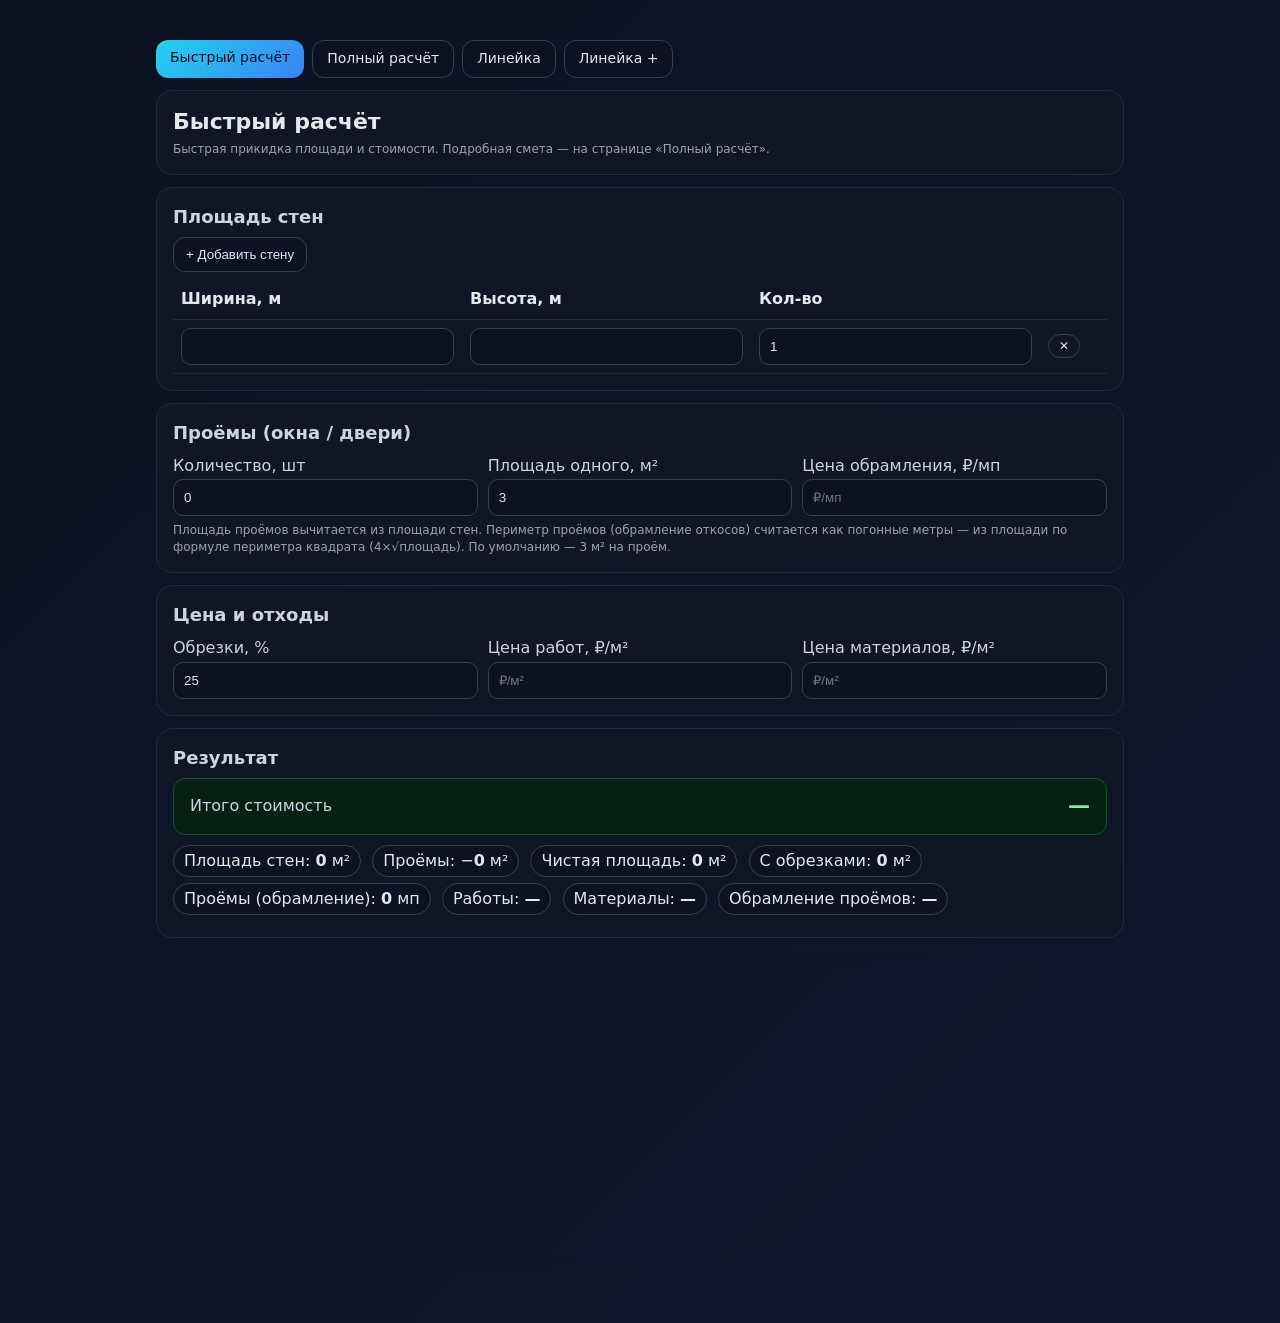
<file: index.html>
<!DOCTYPE html>
<html lang="ru">
<head>
  <meta charset="UTF-8" />
  <meta name="viewport" content="width=device-width, initial-scale=1" />
  <title>Паскаль</title>
  <link rel="stylesheet" href="styles.css">
</head>
<body>
  <div class="wrap">
    <nav class="nav">
      <a href="index.html" class="active">Быстрый расчёт</a>
      <a href="calculator.html">Полный расчёт</a>
      <a href="ruler-simple.html">Линейка</a>
      <a href="ruler.html">Линейка +</a>
    </nav>

    <div class="card">
      <h1 style="margin:0 0 4px 0;font-size:22px">Быстрый расчёт</h1>
      <div class="muted small">Быстрая прикидка площади и стоимости. Подробная смета — на странице «Полный расчёт».</div>
    </div>

    <div class="card">
      <h2 style="margin:0 0 4px 0;font-size:18px">Площадь стен</h2>
      <div class="actions"><button class="btn" id="addWall">+ Добавить стену</button></div>
      <div class="table-scroll">
      <table id="wallsTbl">
        <thead><tr><th>Ширина, м</th><th>Высота, м</th><th>Кол-во</th><th></th></tr></thead>
        <tbody></tbody>
      </table>
      </div>
    </div>

    <div class="card">
      <h2 style="margin:0 0 4px 0;font-size:18px">Проёмы (окна / двери)</h2>
      <div class="grid-3">
        <div><label>Количество, шт</label><input type="text" id="openingCount" inputmode="decimal" value="0"></div>
        <div><label>Площадь одного, м²</label><input type="text" id="openingArea" inputmode="decimal" value="3"></div>
        <div><label>Цена обрамления, ₽/мп</label><input type="text" id="openingPrice" inputmode="decimal" placeholder="₽/мп"></div>
      </div>
      <div class="muted small" style="margin-top:6px">Площадь проёмов вычитается из площади стен. Периметр проёмов (обрамление откосов) считается как погонные метры — из площади по формуле периметра квадрата (4×√площадь). По умолчанию — 3 м² на проём.</div>
    </div>

    <div class="card">
      <h2 style="margin:0 0 4px 0;font-size:18px">Цена и отходы</h2>
      <div class="grid-3">
        <div><label>Обрезки, %</label><input type="text" id="waste" inputmode="decimal" value="25"></div>
        <div><label>Цена работ, ₽/м²</label><input type="text" id="priceWork" inputmode="decimal" placeholder="₽/м²"></div>
        <div><label>Цена материалов, ₽/м²</label><input type="text" id="priceMaterials" inputmode="decimal" placeholder="₽/м²"></div>
      </div>
    </div>

    <div class="card">
      <h2 style="margin:0 0 8px 0;font-size:18px">Результат</h2>
      <div class="total-badge">Итого стоимость <b id="rTotal">—</b></div>
      <span class="pill">Площадь стен: <b id="rWalls">0</b> м²</span>
      <span class="pill">Проёмы: −<b id="rOpenings">0</b> м²</span>
      <span class="pill">Чистая площадь: <b id="rNet">0</b> м²</span>
      <span class="pill">С обрезками: <b id="rWithWaste">0</b> м²</span>
      <span class="pill">Проёмы (обрамление): <b id="rOpeningLm">0</b> мп</span>
      <span class="pill">Работы: <b id="rWork">—</b></span>
      <span class="pill">Материалы: <b id="rMaterials">—</b></span>
      <span class="pill">Обрамление проёмов: <b id="rOpeningCost">—</b></span>
    </div>

    <!-- тизер платных функций полного расчёта -->
    <div class="card simple-teaser">
      <div style="font-weight:600;color:#e5e7eb">Нужно больше? — «Полный расчёт»</div>
      <ul class="t-list">
        <li class="lock">🔒 Пресеты под тип фасада (сайдинг, фиброцемент, композит, металл, потолок Knauf) с типовыми размерами</li>
        <li class="lock">🔒 Детальная смета по позициям: панели, профиль, кронштейны, крепёж, утеплитель, откосы/отливы, доп. материалы</li>
        <li class="lock">🔒 Количество панелей и упаковок, погонные метры профиля с учётом углов дома</li>
        <li class="lock">🔒 Стоимость монтажа отдельной строкой</li>
        <li class="lock">🔒 Сохранение проектов, импорт/экспорт CSV, печать / PDF-отчёт</li>
        <li class="lock">🔒 Отмена/повтор действий и общий итог с «Линейкой»</li>
      </ul>
      <a class="btn" id="toFull" href="calculator.html">Открыть «Полный расчёт» →</a>
      <div class="muted small" style="margin-top:6px">Ваши стены и проёмы перейдут туда автоматически.</div>
    </div>
  </div>

<script>
const $ = (s,root=document)=>root.querySelector(s);
function parseNum(v){
  const s = String(v==null?'':v).replace(',', '.').replace(/\s+/g,'');
  const n = Number(s);
  return Number.isFinite(n) ? n : 0;
}
function fmtNum(n){
  // до сотых, без лишних нулей
  return (Math.round(n*100)/100).toLocaleString('ru-RU', {maximumFractionDigits:2});
}
function fmtMoney(n){
  return Math.round(n).toLocaleString('ru-RU') + ' ₽';
}

const STORE_KEY = 'facadeExpress';
let walls = [{w:'', h:'', c:'1'}];

function loadState(){
  try{
    const raw = localStorage.getItem(STORE_KEY);
    if(!raw) return;
    const s = JSON.parse(raw);
    if(Array.isArray(s.walls) && s.walls.length) walls = s.walls;
    if(s.openingCount!=null) $('#openingCount').value = s.openingCount;
    if(s.openingArea!=null) $('#openingArea').value = s.openingArea;
    if(s.openingPrice!=null) $('#openingPrice').value = s.openingPrice;
    if(s.waste!=null) $('#waste').value = s.waste;
    if(s.priceWork!=null) $('#priceWork').value = s.priceWork;
    if(s.priceMaterials!=null) $('#priceMaterials').value = s.priceMaterials;
  }catch(e){/* пустой/битый черновик — начинаем с нуля */}
}
function saveState(){
  try{
    localStorage.setItem(STORE_KEY, JSON.stringify({
      walls,
      openingCount: $('#openingCount').value,
      openingArea: $('#openingArea').value,
      openingPrice: $('#openingPrice').value,
      waste: $('#waste').value,
      priceWork: $('#priceWork').value,
      priceMaterials: $('#priceMaterials').value
    }));
  }catch(e){/* хранилище недоступно — просто не сохраняем */}
  saveBridge();
}

// «Мост» на страницу «Полный расчёт»: стены, проёмы и % обрезков в метрах,
// чтобы полный калькулятор всегда мог продолжить работу с этими данными.
// Проёмы задаются площадью — переводим каждый в квадрат со стороной √площадь
// (площадь сохраняется), тип «окно». Полный калькулятор перезаписывает этим
// свои стены/проёмы при заходе.
const BRIDGE_KEY = 'facadeToCalcBridge';
function saveBridge(){
  try{
    const bWalls = walls
      .map(r=>({ width: Math.max(0, parseNum(r.w)), height: Math.max(0, parseNum(r.h)), count: Math.max(1, Math.floor(parseNum(r.c) || 1)) }))
      .filter(w=> w.width > 0 && w.height > 0);
    const openCount = Math.floor(Math.max(0, parseNum($('#openingCount').value)));
    const openAreaEach = Math.max(0, parseNum($('#openingArea').value));
    const bOpenings = (openCount > 0 && openAreaEach > 0)
      ? [{ type:'window', width: Math.sqrt(openAreaEach), height: Math.sqrt(openAreaEach), count: openCount }]
      : [];
    localStorage.setItem(BRIDGE_KEY, JSON.stringify({
      walls: bWalls,
      openings: bOpenings,
      waste: Math.max(0, parseNum($('#waste').value)),
      ts: Date.now()
    }));
  }catch(e){/* хранилище недоступно — перенос просто не сработает */}
}

function renderWalls(){
  const tb = $('#wallsTbl tbody');
  tb.innerHTML = '';
  walls.forEach((row, i)=>{
    const tr = document.createElement('tr');
    tr.innerHTML = `
      <td><input type="text" inputmode="decimal" data-k="w" data-i="${i}" value="${row.w}"></td>
      <td><input type="text" inputmode="decimal" data-k="h" data-i="${i}" value="${row.h}"></td>
      <td><input type="text" inputmode="decimal" data-k="c" data-i="${i}" value="${row.c}"></td>
      <td><button class="btn ghost small" data-del="${i}" style="padding:4px 10px">✕</button></td>`;
    tb.appendChild(tr);
  });
  tb.querySelectorAll('input').forEach(inp=>{
    inp.addEventListener('input', e=>{
      const i = +e.target.dataset.i, k = e.target.dataset.k;
      walls[i][k] = e.target.value;
      compute(); saveState();
    });
  });
  tb.querySelectorAll('button[data-del]').forEach(b=>{
    b.addEventListener('click', ()=>{
      walls.splice(+b.dataset.del, 1);
      if(!walls.length) walls.push({w:'', h:'', c:'1'});
      renderWalls(); compute(); saveState();
    });
  });
}

function wallsArea(){
  return walls.reduce((sum, r)=>{
    const w = parseNum(r.w), h = parseNum(r.h), c = parseNum(r.c) || 0;
    return sum + Math.max(0, w) * Math.max(0, h) * Math.max(0, c);
  }, 0);
}

function compute(){
  const gross = wallsArea();
  const openCount = Math.max(0, parseNum($('#openingCount').value));
  const openAreaEach = Math.max(0, parseNum($('#openingArea').value));
  const openings = openCount * openAreaEach;
  const net = Math.max(0, gross - openings);
  const waste = Math.max(0, parseNum($('#waste').value));
  const withWaste = net * (1 + waste/100);
  const priceWork = Math.max(0, parseNum($('#priceWork').value));
  const priceMaterials = Math.max(0, parseNum($('#priceMaterials').value));
  const costWork = withWaste * priceWork;
  const costMaterials = withWaste * priceMaterials;

  // Площадь проёмов -> погонные метры обрамления (периметр квадрата 4×√площадь на проём).
  const openingLm = openCount * 4 * Math.sqrt(openAreaEach);
  const openingPrice = Math.max(0, parseNum($('#openingPrice').value));
  const costOpenings = openingLm * openingPrice;

  const total = costWork + costMaterials + costOpenings;

  $('#rWalls').textContent = fmtNum(gross);
  $('#rOpenings').textContent = fmtNum(openings);
  $('#rNet').textContent = fmtNum(net);
  $('#rWithWaste').textContent = fmtNum(withWaste);
  $('#rOpeningLm').textContent = fmtNum(openingLm);
  $('#rWork').textContent = priceWork > 0 ? fmtMoney(costWork) : '—';
  $('#rMaterials').textContent = priceMaterials > 0 ? fmtMoney(costMaterials) : '—';
  $('#rOpeningCost').textContent = openingPrice > 0 ? fmtMoney(costOpenings) : '—';
  $('#rTotal').textContent = (priceWork > 0 || priceMaterials > 0 || openingPrice > 0) ? fmtMoney(total) : '—';
}

$('#addWall').addEventListener('click', ()=>{
  walls.push({w:'', h:'', c:'1'});
  renderWalls(); saveState();
});
['openingCount','openingArea','openingPrice','waste','priceWork','priceMaterials'].forEach(id=>{
  $('#'+id).addEventListener('input', ()=>{ compute(); saveState(); });
});

loadState();
renderWalls();
compute();
saveBridge();
</script>
</body>
</html>
</file>
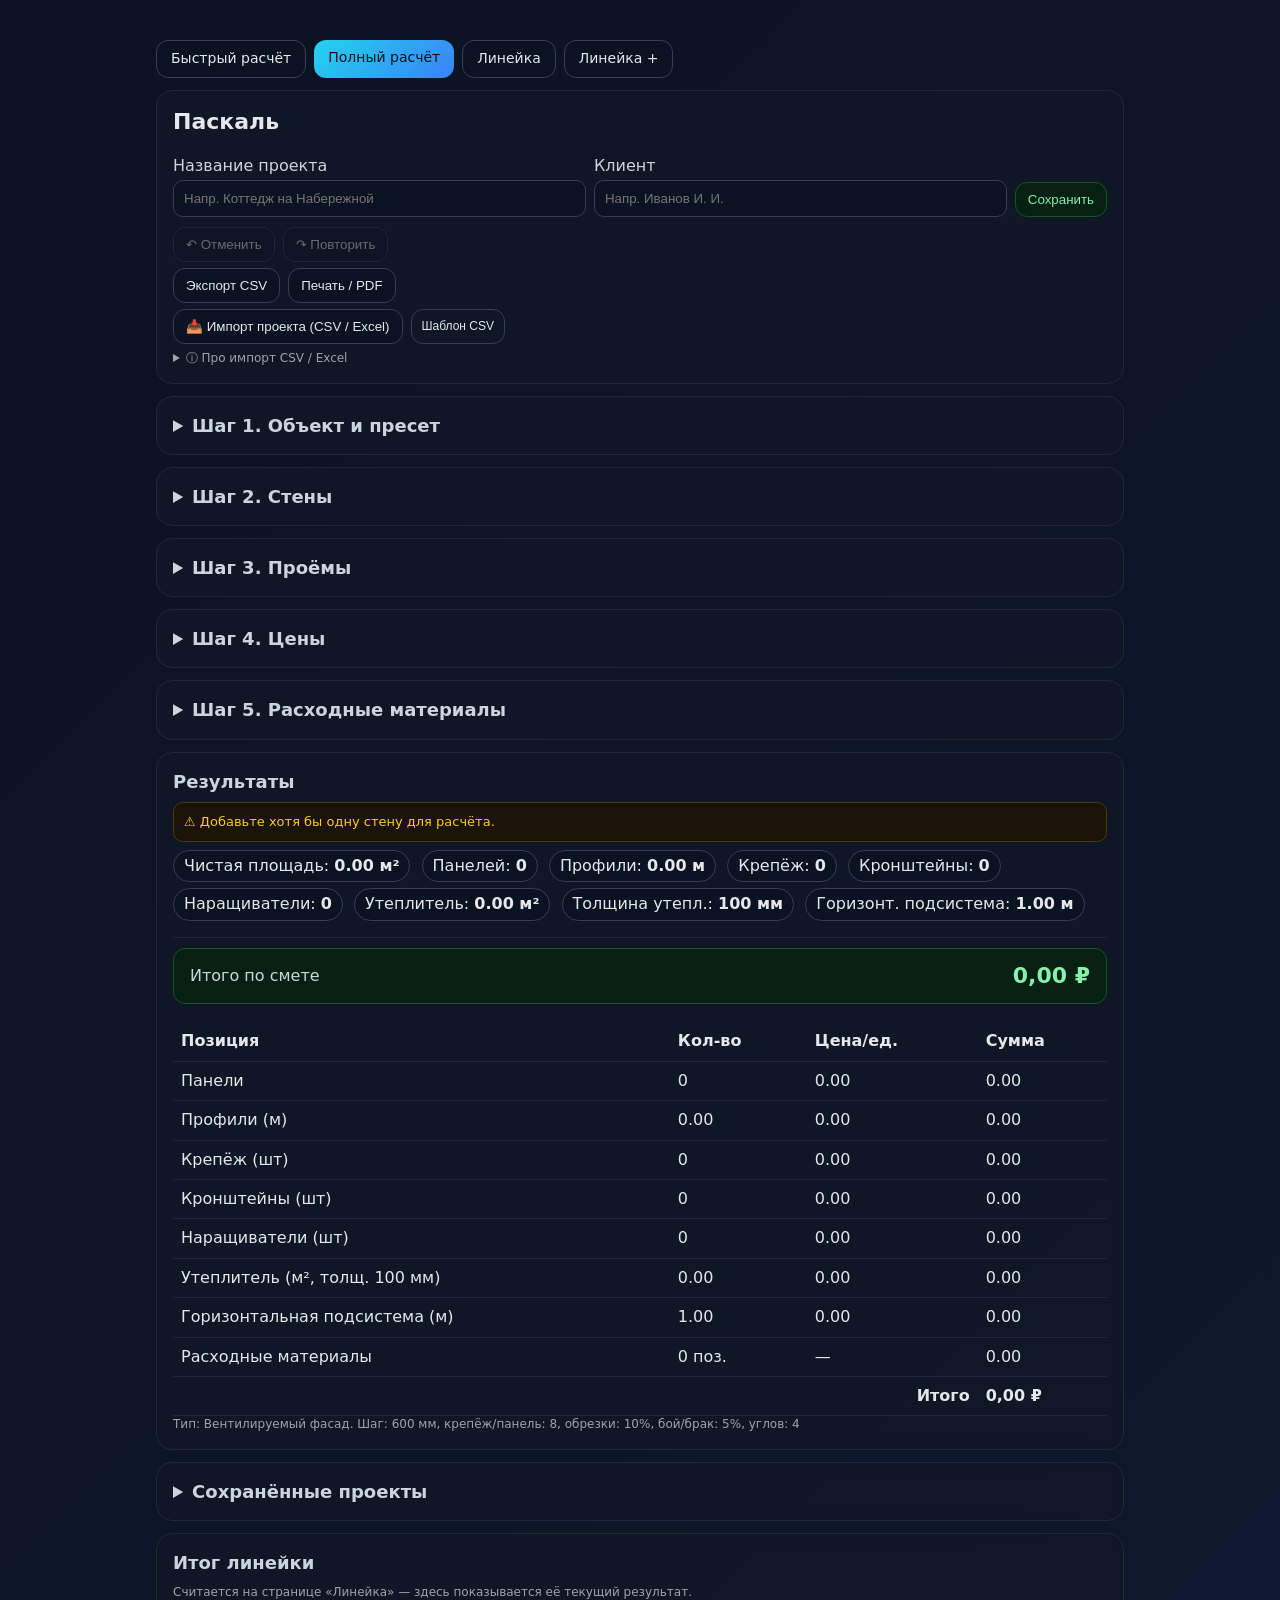
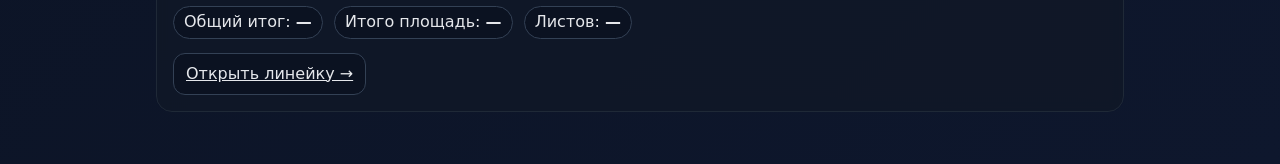
<file: calculator.html>
<!DOCTYPE html>
<html lang="ru">
<head>
  <meta charset="UTF-8" />
  <meta name="viewport" content="width=device-width, initial-scale=1" />
  <title>Паскаль — Полный расчёт</title>
  <link rel="stylesheet" href="styles.css">
</head>
<body>
  <div class="wrap">
    <nav class="nav">
      <a href="index.html">Быстрый расчёт</a>
      <a href="calculator.html" class="active">Полный расчёт</a>
      <a href="ruler-simple.html">Линейка</a>
      <a href="ruler.html">Линейка +</a>
    </nav>
    <div class="card">
      <h1 style="margin:0 0 4px 0;font-size:22px">Паскаль</h1>
      <span class="muted small" id="draftNote"></span>

      <div class="actions" style="margin-top:12px;align-items:flex-end">
        <div style="flex:1;min-width:180px">
          <label>Название проекта</label>
          <input id="projectName" placeholder="Напр. Коттедж на Набережной">
        </div>
        <div style="flex:1;min-width:180px">
          <label>Клиент</label>
          <input id="clientName" placeholder="Напр. Иванов И. И.">
        </div>
        <button class="btn ok" id="btnSave">Сохранить</button>
      </div>

      <div class="actions" style="margin-top:10px">
        <button class="btn" id="btnUndo" title="Отменить (Ctrl+Z)">↶ Отменить</button>
        <button class="btn" id="btnRedo" title="Повторить (Ctrl+Shift+Z)">↷ Повторить</button>
      </div>
      <div class="actions" style="margin-top:6px">
        <button class="btn" id="btnCSV">Экспорт CSV</button>
        <button class="btn" id="btnPDF">Печать / PDF</button>
      </div>
      <div class="actions" style="margin-top:6px">
        <button class="btn" id="importProjectCSV">📥 Импорт проекта (CSV / Excel)</button>
        <button class="btn ghost small" id="tmplProjectCSV" style="padding:4px 10px">Шаблон CSV</button>
        <input type="file" id="projectFile" accept=".csv,.xlsx,text/csv,text/plain,application/vnd.openxmlformats-officedocument.spreadsheetml.sheet" style="display:none">
      </div>
      <details class="hint" style="margin-top:6px">
        <summary class="muted small" style="cursor:pointer">ⓘ Про импорт CSV / Excel</summary>
        <div class="muted" style="margin-top:6px">Один файл на весь проект: CSV или Excel (.xlsx). Колонки: «Раздел; Тип; Ширина; Высота; Количество». Раздел — «Стена» или «Проём»; для проёма Тип — «дверь» или «окно» (у стены пусто). В CSV разделитель «;». Числа — в текущей единице измерения. Нажмите «Шаблон CSV», чтобы скачать образец.</div>
      </details>
    </div>

    <div class="card">
      <details>
      <summary style="cursor:pointer;font-size:18px;font-weight:600;color:#cbd5e1">Шаг 1. Объект и пресет</summary>
      <div style="margin-top:12px">
      <div class="grid-2">
        <div>
          <label>Тип фасада (пресет)</label>
          <select id="facadeType">
            <option value="ventilated">Вентилируемый фасад</option>
            <option value="wetFacade">Мокрый фасад</option>
            <option value="composite">Композит</option>
            <option value="wood">Дерево</option>
            <option value="travertine">Травертин</option>
            <option value="ceilings">Потолки</option>
            <option value="aquapanelDrywall">Аквапанель/Гипсокартон</option>
            <option value="fibrocement">Фиброцемент</option>
            <option value="metalProfile">Металлопрофиль</option>
            <option value="knaufCeiling">Подвесной потолок Knauf</option>
          </select>
        </div>
        <div>
          <label>Единица измерения размеров</label>
          <select id="unit">
            <option value="m">Метры (м)</option>
            <option value="cm">Сантиметры (см)</option>
            <option value="mm" selected>Миллиметры (мм)</option>
          </select>
        </div>
      </div>
      <div class="grid-3 knauf-only" id="sheetMaterialGroup" style="margin-top:10px">
        <div><label>Материал листа</label>
          <select id="sheetMaterial">
            <option value="aquapanel">Аквапанель</option>
            <option value="drywall">Гипсокартон</option>
            <option value="csp">ЦСП</option>
            <option value="armpanel">Армпанель</option>
          </select>
        </div>
      </div>
      <div class="grid-3 wet-hide" style="margin-top:10px">
        <div><label id="panelWLabel">Ширина панели</label><input type="text" id="panelW" inputmode="decimal"></div>
        <div><label id="panelHLabel">Высота панели</label><input type="text" id="panelH" inputmode="decimal"></div>
        <div><label id="stepLabel">Шаг профилей</label><input type="text" id="step" inputmode="decimal"></div>
      </div>
      <div class="grid-3" style="margin-top:10px">
        <div class="wet-hide"><label>Кронштейны, шт/м²</label><input type="text" id="bracketsPerM2" inputmode="decimal" value="3"></div>
        <div><label id="insulationLabel">Толщина утеплителя</label><input type="text" id="insulationThickness" inputmode="decimal"></div>
        <div class="wet-hide"><label id="bracketLenLabel">Станд. длина кронштейна</label><input type="text" id="bracketStandardLength" inputmode="decimal"></div>
      </div>
      <div class="grid-3" style="margin-top:10px">
        <div><label>Крепёж на панель (шт)</label><input type="number" id="fasteners" step="1" min="1"></div>
        <div><label>Обрезки (%)</label><input type="text" id="waste" inputmode="decimal"></div>
        <div><label>Наружных углов (шт)</label><input type="number" id="corners" step="1" min="0" value="4"></div>
      </div>
      <div class="grid-3" style="margin-top:10px">
        <div><label>Процент на бой/брак (%)</label><input type="text" id="damagePercent" inputmode="decimal" value="5"></div>
        <div class="knauf-only" id="innerCornersGroup"><label>Внутренних углов (шт)</label><input type="number" id="innerCorners" step="1" min="0" value="0"></div>
      </div>
      <div style="margin-top:10px">
        <label id="hSubsystemLengthLabel">Горизонтальная подсистема: количество × длина</label>
        <div style="display:flex;gap:10px">
          <input type="text" id="hSubsystemQty" inputmode="decimal" value="1" placeholder="Кол-во" style="flex:1;min-width:0">
          <input type="text" id="hSubsystemLength" inputmode="decimal" placeholder="Длина" style="flex:1;min-width:0">
        </div>
      </div>
      <div class="grid-2 knauf-only" id="revealsDripsGroup" style="margin-top:10px">
        <div><label>Откосы (шт)</label><input type="number" id="reveals" step="1" min="0" value="0"></div>
        <div><label>Отливы (шт)</label><input type="number" id="drips" step="1" min="0" value="0"></div>
      </div>
      <details class="hint" style="margin-top:8px">
        <summary class="muted small" style="cursor:pointer">ⓘ Подсказка</summary>
        <div class="muted" style="margin-top:6px">Совет: можно вводить числа и с запятой, и с точкой. Обрезки (%) применяются и к панелям, и к профилю (с учётом углов дома). Процент на бой/брак применяется только к панелям. Единицу измерения можно менять в любой момент — уже введённые размеры пересчитаются автоматически. Наращиватели кронштейнов добавятся в смету сами, если толщина утеплителя больше стандартной длины кронштейна. Горизонтальная подсистема считается как «количество × длина» — оба значения задаёте вручную в полях выше.</div>
      </details>
      </div>
      </details>
    </div>

    <div class="card">
      <details>
      <summary id="wallsSectionTitle" style="cursor:pointer;font-size:18px;font-weight:600;color:#cbd5e1">Шаг 2. Стены</summary>
      <div style="margin-top:12px">
      <div class="actions"><button class="btn" id="addWall">+ Добавить стену</button></div>
      <div class="table-scroll">
      <table id="wallsTbl">
        <thead><tr><th id="wallsWidthHeader">Ширина</th><th id="wallsHeightHeader">Высота</th><th>Кол-во</th><th></th></tr></thead>
        <tbody></tbody>
      </table>
      </div>
      <details class="hint" style="margin-top:8px">
        <summary class="muted small" style="cursor:pointer">ⓘ Подсказка</summary>
        <div class="muted" id="wallsHint" style="margin-top:6px">Для мгновенного пересчёта просто меняйте значения — результаты ниже обновляются сами. Можно загрузить сразу весь проект: кнопка «Импорт проекта из CSV» вверху страницы.</div>
      </details>
      </div>
      </details>
    </div>

    <div class="card">
      <details>
      <summary id="openingsSectionTitle" style="cursor:pointer;font-size:18px;font-weight:600;color:#cbd5e1">Шаг 3. Проёмы</summary>
      <div style="margin-top:12px">
      <div class="actions"><button class="btn" id="addOpening">+ Добавить проём</button></div>
      <div class="table-scroll">
      <table id="openingsTbl">
        <thead><tr><th>Тип</th><th id="openingsWidthHeader">Ширина</th><th id="openingsHeightHeader">Высота</th><th>Кол-во</th><th></th></tr></thead>
        <tbody></tbody>
      </table>
      </div>
      <details class="hint" style="margin-top:8px">
        <summary class="muted small" style="cursor:pointer">ⓘ Подсказка</summary>
        <div class="muted" style="margin-top:6px">Окна/двери — их площадь вычитается. Мгновенный пересчёт включён. Стены и проёмы можно загрузить одним файлом — кнопка «Импорт проекта из CSV» вверху страницы.</div>
      </details>
      </div>
      </details>
    </div>

    <div class="card">
      <details>
      <summary style="cursor:pointer;font-size:18px;font-weight:600;color:#cbd5e1">Шаг 4. Цены</summary>
      <div style="margin-top:12px">
      <div class="grid-3">
        <div class="wet-hide"><label>Цена за панель (₽/шт)</label><input type="text" id="pricePanel" inputmode="decimal" placeholder="₽/шт"></div>
        <div class="wet-hide"><label>Цена профиля (₽/мп)</label><input type="text" id="priceProfile" inputmode="decimal" placeholder="₽/мп"></div>
        <div><label id="priceInsulationLabel">Цена утеплителя (₽/м²)</label><input type="text" id="priceInsulation" inputmode="decimal" placeholder="₽/м²"><div class="muted small" id="insThicknessHint" style="margin-top:4px"></div></div>
      </div>
      <div class="grid-3" style="margin-top:10px">
        <div class="wet-hide"><label>Цена наращивателя (₽/шт)</label><input type="text" id="priceExtender" inputmode="decimal" placeholder="₽/шт"></div>
        <div class="wet-hide"><label>Цена кронштейна (₽/шт)</label><input type="text" id="priceBracket" inputmode="decimal" placeholder="₽/шт"></div>
        <div class="wet-hide"><label>Цена крепежа (₽/шт)</label><input type="text" id="priceFast" inputmode="decimal" placeholder="₽/шт"></div>
      </div>
      <div class="grid-3" style="margin-top:10px">
        <div><label id="priceHSubsystemLabel">Цена горизонтальной подсистемы (₽/мп)</label><input type="text" id="priceHSubsystem" inputmode="decimal" placeholder="₽/мп"></div>
        <div><label>Цена монтажа (₽/м²)</label><input type="text" id="priceLabor" inputmode="decimal" placeholder="₽/м²"><div class="muted small" style="margin-top:4px">Работы = цена × чистая площадь фасада.</div></div>
        <div class="wet-hide"><label>Панель/лист: шт в упаковке</label><input type="text" id="panelPack" inputmode="decimal" placeholder="шт/упак."><div class="muted small" style="margin-top:4px">Если задано — покупка округляется до целых упаковок.</div></div>
      </div>
      <div class="grid-2 knauf-only" id="priceRevealsDripsGroup" style="margin-top:10px">
        <div><label>Цена откоса (₽/шт)</label><input type="text" id="priceReveal" inputmode="decimal" placeholder="₽/шт"></div>
        <div><label>Цена отлива (₽/шт)</label><input type="text" id="priceDrip" inputmode="decimal" placeholder="₽/шт"></div>
      </div>
      </div>
      </details>
    </div>

    <div class="card">
      <details>
      <summary style="cursor:pointer;font-size:18px;font-weight:600;color:#cbd5e1">Шаг 5. Расходные материалы</summary>
      <div style="margin-top:12px">
      <div class="actions"><button class="btn" id="addConsumable">+ Добавить материал</button></div>
      <div class="table-scroll">
      <table id="consumablesTbl">
        <thead><tr><th>Название</th><th>Кол-во</th><th>Цена за ед., ₽</th><th>Сумма, ₽</th><th></th></tr></thead>
        <tbody></tbody>
      </table>
      </div>
      <details class="hint" style="margin-top:8px">
        <summary class="muted small" style="cursor:pointer">ⓘ Подсказка</summary>
        <div class="muted" style="margin-top:6px">Например: герметик, монтажная пена, малярный скотч. Сумма по каждой строке считается сама и добавляется в общий итог сметы.</div>
      </details>
      </div>
      </details>
    </div>

    <div class="card" id="resultsCard" style="display:none">
      <h2>Результаты</h2>
      <div id="warnBox"></div>
      <div id="results"></div>
      <div class="hr"></div>
      <div id="costs"></div>
      <div class="muted small" id="note"></div>
    </div>

    <div class="card">
      <details>
      <summary style="cursor:pointer;font-size:18px;font-weight:600;color:#cbd5e1">Сохранённые проекты</summary>
      <div style="margin-top:12px">
      <details class="hint" style="margin-top:0">
        <summary class="muted small" style="cursor:pointer">ⓘ Подсказка</summary>
        <div class="muted" style="margin-top:6px">Сохраняются локально на этом устройстве (localStorage).</div>
      </details>
      <div id="list"></div>
      <div class="hr"></div>
      <button class="btn ghost small" id="btnClear" style="padding:4px 10px">Очистить всё</button>
      </div>
      </details>
    </div>
    <div class="card">
      <h2>Итог линейки</h2>
      <div class="muted small" style="margin-bottom:6px">Считается на странице «Линейка» — здесь показывается её текущий результат.</div>
      <span class="pill" style="font-size:16px">Общий итог: <b id="sumGrand">—</b></span>
      <span class="pill" style="font-size:16px">Итого площадь: <b id="sumArea">—</b></span>
      <span class="pill" style="font-size:16px">Листов: <b id="sumSheets">—</b><span class="muted small" id="sumSheetsExtra"></span></span>
      <div class="actions" style="margin-top:8px"><a class="btn" href="ruler.html">Открыть линейку →</a></div>
    </div>
  </div>

  <div id="printReport"></div>
<script>
const presets = {
  ventilated:       { name:'Вентилируемый фасад',      step:0.6, fast:8,  waste:10, w:1.00, h:0.50 },
  wetFacade:        { name:'Мокрый фасад',              step:0.6, fast:4,  waste:15, w:1.20, h:0.60 },
  composite:        { name:'Композит',                 step:0.6, fast:12, waste:10, w:1.20, h:0.6  },
  wood:             { name:'Дерево',                   step:0.6, fast:10, waste:12, w:3.00, h:0.15 },
  travertine:       { name:'Травертин',                step:0.6, fast:4,  waste:12, w:0.60, h:0.40 },
  ceilings:         { name:'Потолки',                  step:0.6, fast:4,  waste:8,  w:0.60, h:0.60 },
  aquapanelDrywall: { name:'Аквапанель/Гипсокартон',    step:0.4, fast:20, waste:10, w:1.20, h:2.50 },
  fibrocement:      { name:'Фиброцемент',               step:0.6, fast:10, waste:8,  w:0.60, h:1.2  },
  metalProfile:     { name:'Металлопрофиль',            step:1.0, fast:6,  waste:6,  w:1.15, h:2.0  },
  knaufCeiling:     { name:'Подвесной потолок Knauf',   step:0.6, fast:12, waste:10, w:1.20, h:2.50 }
};
const DEFAULT_PRESET = 'ventilated';
// Разумный предел толщины утеплителя, чтобы случайно не ввести нереальное число.
const MAX_INSULATION_M = 0.2; // 200 мм

// Стандартные размеры листов для пресета «Подвесной потолок Knauf».
// Выбор материала подставляет типовой размер листа (его можно поправить вручную).
const SHEET_MATERIALS = {
  aquapanel: { name:'Аквапанель',  w:1.20, h:2.40 },
  drywall:   { name:'Гипсокартон', w:1.20, h:2.50 },
  csp:       { name:'ЦСП',         w:1.25, h:3.20 },
  armpanel:  { name:'Армпанель',   w:1.20, h:2.50 }
};

// --- Helpers
const $ = (s,root=document)=>root.querySelector(s);
function parseNum(v){
  const s = String(v==null?'':v).replace(',', '.').replace(/\s+/g,'');
  const n = Number(s);
  return Number.isFinite(n) ? n : 0;
}
function ceil(n){ return Math.ceil(n); }
// Денежный формат с разделением разрядов и знаком рубля: 123 456,78 ₽
function fmtMoney(n){
  const v = Number.isFinite(n) ? n : 0;
  return v.toLocaleString('ru-RU', {minimumFractionDigits:2, maximumFractionDigits:2}) + ' ₽';
}
// Округление до тысячных (убирает «хвосты» вида 0.30000004).
function round3(n){ return Math.round((Number(n)||0) * 1000) / 1000; }
function on(el, ev, fn){ el.addEventListener(ev, fn); }
function escapeHtml(s){
  return String(s==null?'':s).replace(/[&<>"']/g, c=>({'&':'&amp;','<':'&lt;','>':'&gt;','"':'&quot;',"'":'&#39;'}[c]));
}

// --- Units: the calculator always works internally in meters (state.panelW/H/step
// and every wall/opening width/height are canonical meters). The chosen unit only
// controls how numbers are displayed and typed on screen.
const UNIT_CONFIG = {
  m:  { label:'м',  factor: 1,    decimals: 2, inputmode: 'decimal' },
  cm: { label:'см', factor: 100,  decimals: 1, inputmode: 'decimal' },
  mm: { label:'мм', factor: 1000, decimals: 0, inputmode: 'numeric' }
};
function getUnitCfg(){ return UNIT_CONFIG[$('#unit').value] || UNIT_CONFIG.mm; }
function formatForUnit(meters){
  const cfg = getUnitCfg();
  const scale = Math.pow(10, cfg.decimals);
  return Math.round(meters * cfg.factor * scale) / scale;
}
function displayToMeters(v){
  return parseNum(v) / getUnitCfg().factor;
}

// --- State
const state = { facadeType: DEFAULT_PRESET, panelW:0, panelH:0, step:0, insulationThickness:0.1, bracketStandardLength:0.12, hSubsystemLength:1, walls:[], openings:[], consumables:[] };

function applyPreset(type){
  const p = presets[type];
  state.panelW = p.w; state.panelH = p.h; state.step = p.step;
  renderPanelFields();
  $('#fasteners').value = p.fast;
  $('#waste').value = p.waste;
  updatePresetVisibility(type);
  updateSectionLabels();
  updateUnitLabels();
  recalc();
}

// Показывает/скрывает поля, специфичные для пресета «Подвесной потолок Knauf»
// (материал листа, внутренние углы, откосы/отливы и их цены). Остальные
// пресеты работают как раньше и этих полей не видят.
function updatePresetVisibility(type){
  document.body.classList.toggle('knauf-mode', type === 'knaufCeiling');
  document.body.classList.toggle('wet-mode', type === 'wetFacade');
}

// Подставляет типовой размер листа при смене материала (Knauf-потолок).
function applySheetMaterial(){
  const m = SHEET_MATERIALS[$('#sheetMaterial').value];
  if(!m) return;
  state.panelW = m.w; state.panelH = m.h;
  renderPanelFields();
  recalc();
}

function renderPanelFields(){
  const cfg = getUnitCfg();
  $('#panelW').value = formatForUnit(state.panelW);
  $('#panelH').value = formatForUnit(state.panelH);
  $('#step').value = formatForUnit(state.step);
  $('#insulationThickness').value = formatForUnit(state.insulationThickness);
  $('#bracketStandardLength').value = formatForUnit(state.bracketStandardLength);
  $('#hSubsystemLength').value = formatForUnit(state.hSubsystemLength);
  [$('#panelW'), $('#panelH'), $('#step'), $('#insulationThickness'), $('#bracketStandardLength'), $('#hSubsystemLength')].forEach(el=>{ el.inputMode = cfg.inputmode; });
}

function updateUnitLabels(){
  const cfg = getUnitCfg();
  const isWet = $('#facadeType').value === 'wetFacade';
  const sheetWord = $('#facadeType').value === 'knaufCeiling' ? 'листа' : 'панели';
  $('#panelWLabel').textContent = `Ширина ${sheetWord} (${cfg.label})`;
  $('#panelHLabel').textContent = `Высота ${sheetWord} (${cfg.label})`;
  $('#stepLabel').textContent = `Шаг профилей (${cfg.label})`;
  $('#insulationLabel').textContent = `Толщина утеплителя (${cfg.label}, макс 200 мм)`;
  $('#bracketLenLabel').textContent = `Станд. длина кронштейна (${cfg.label})`;
  // Для мокрого фасада — «мокрая» терминология вместо вентфасадной.
  $('#hSubsystemLengthLabel').textContent = isWet
    ? `Фасад (мп): количество × длина`
    : `Горизонтальная подсистема: количество × длина (${cfg.label})`;
  $('#priceInsulationLabel').textContent = isWet ? 'Цена мокрого фасада (₽/м²)' : 'Цена утеплителя (₽/м²)';
  $('#priceHSubsystemLabel').textContent = isWet ? 'Цена фасада (₽/мп)' : 'Цена горизонтальной подсистемы (₽/мп)';
  $('#wallsWidthHeader').textContent = `Ширина, ${cfg.label}`;
  $('#wallsHeightHeader').textContent = `Высота, ${cfg.label}`;
  $('#openingsWidthHeader').textContent = `Ширина, ${cfg.label}`;
  $('#openingsHeightHeader').textContent = `Высота, ${cfg.label}`;
  const exampleW = formatForUnit(10), exampleH = formatForUnit(3);
  $('#wallsHint').textContent = `Пример: ${exampleW} × ${exampleH} ${cfg.label}, 2 шт. Для мгновенного пересчёта просто меняйте значения — результаты ниже обновляются сами.`;
}

function updateSectionLabels(){
  const ft = $('#facadeType').value;
  const isCeiling = ft === 'ceilings' || ft === 'knaufCeiling';
  $('#wallsSectionTitle').textContent = isCeiling ? 'Шаг 2. Участки потолка' : 'Шаг 2. Стены';
  $('#addWall').textContent = isCeiling ? '+ Добавить участок' : '+ Добавить стену';
  $('#openingsSectionTitle').textContent = isCeiling ? 'Шаг 3. Вырезы (светильники, люки)' : 'Шаг 3. Проёмы';
  $('#addOpening').textContent = isCeiling ? '+ Добавить вырез' : '+ Добавить проём';
}

// --- Draft autosave + undo/redo history
const DRAFT_KEY = 'facadeCalculatorDraft';
const HISTORY_LIMIT = 50;
let historyStack = [];
let redoStack = [];
let lastSnapshot = null;
let historyTimer = null;

function snapshotState(){
  return JSON.stringify({
    facadeType: $('#facadeType').value,
    unit: $('#unit').value,
    projectName: $('#projectName').value,
    clientName: $('#clientName').value,
    panelW: state.panelW,
    panelH: state.panelH,
    step: state.step,
    fasteners: $('#fasteners').value,
    waste: $('#waste').value,
    damagePercent: $('#damagePercent').value,
    corners: $('#corners').value,
    innerCorners: $('#innerCorners').value,
    sheetMaterial: $('#sheetMaterial').value,
    reveals: $('#reveals').value,
    drips: $('#drips').value,
    bracketsPerM2: $('#bracketsPerM2').value,
    insulationThickness: state.insulationThickness,
    bracketStandardLength: state.bracketStandardLength,
    hSubsystemQty: $('#hSubsystemQty').value,
    hSubsystemLength: state.hSubsystemLength,
    pricePanel: $('#pricePanel').value,
    priceProfile: $('#priceProfile').value,
    priceFast: $('#priceFast').value,
    priceBracket: $('#priceBracket').value,
    priceExtender: $('#priceExtender').value,
    priceInsulation: $('#priceInsulation').value,
    priceHSubsystem: $('#priceHSubsystem').value,
    priceReveal: $('#priceReveal').value,
    priceDrip: $('#priceDrip').value,
    priceLabor: $('#priceLabor').value,
    panelPack: $('#panelPack').value,
    walls: state.walls,
    openings: state.openings,
    consumables: state.consumables
  });
}

function applySnapshot(json){
  const s = JSON.parse(json);
  $('#facadeType').value = s.facadeType;
  state.facadeType = s.facadeType || DEFAULT_PRESET;
  $('#unit').value = s.unit || 'mm';
  $('#projectName').value = s.projectName;
  $('#clientName').value = s.clientName || '';
  state.panelW = s.panelW;
  state.panelH = s.panelH;
  state.step = s.step;
  $('#fasteners').value = s.fasteners;
  $('#waste').value = s.waste;
  $('#damagePercent').value = s.damagePercent != null ? s.damagePercent : 5;
  $('#corners').value = s.corners;
  $('#innerCorners').value = s.innerCorners != null ? s.innerCorners : 0;
  $('#sheetMaterial').value = s.sheetMaterial || 'aquapanel';
  $('#reveals').value = s.reveals != null ? s.reveals : 0;
  $('#drips').value = s.drips != null ? s.drips : 0;
  $('#bracketsPerM2').value = s.bracketsPerM2 != null ? s.bracketsPerM2 : 3;
  state.insulationThickness = s.insulationThickness != null ? s.insulationThickness : 0.1;
  state.bracketStandardLength = s.bracketStandardLength != null ? s.bracketStandardLength : 0.12;
  $('#hSubsystemQty').value = s.hSubsystemQty != null ? s.hSubsystemQty : 1;
  state.hSubsystemLength = s.hSubsystemLength != null ? s.hSubsystemLength : 1;
  $('#pricePanel').value = s.pricePanel;
  $('#priceProfile').value = s.priceProfile;
  $('#priceFast').value = s.priceFast;
  $('#priceBracket').value = s.priceBracket;
  $('#priceExtender').value = s.priceExtender;
  $('#priceInsulation').value = s.priceInsulation;
  $('#priceHSubsystem').value = s.priceHSubsystem;
  $('#priceReveal').value = s.priceReveal != null ? s.priceReveal : '';
  $('#priceDrip').value = s.priceDrip != null ? s.priceDrip : '';
  $('#priceLabor').value = s.priceLabor != null ? s.priceLabor : '';
  $('#panelPack').value = s.panelPack != null ? s.panelPack : '';
  state.walls = s.walls;
  state.openings = s.openings;
  state.consumables = s.consumables || [];
  renderPanelFields();
  renderTables();
  renderConsumables();
  updatePresetVisibility($('#facadeType').value);
  updateSectionLabels();
  updateUnitLabels();
  recalc();
}

function saveDraft(json){
  try{ localStorage.setItem(DRAFT_KEY, json); }catch(e){}
}
function loadDraftRaw(){
  try{ return localStorage.getItem(DRAFT_KEY); }catch(e){ return null; }
}

// Перенос данных со страницы «Быстрый расчёт». Стены/проёмы/обрезки
// приходят в метрах через общий ключ localStorage. По решению пользователя
// «Быстрый расчёт всегда обновляет»: при наличии данных там они перезаписывают
// стены, проёмы и % обрезков в калькуляторе. Если там пусто — не трогаем.
const BRIDGE_KEY = 'facadeToCalcBridge';
function applyBridge(){
  let b = null;
  try{ const r = localStorage.getItem(BRIDGE_KEY); b = r ? JSON.parse(r) : null; }catch(e){}
  if(!b) return false;
  const walls = Array.isArray(b.walls) ? b.walls : [];
  const openings = Array.isArray(b.openings) ? b.openings : [];
  if(!walls.length && !openings.length) return false;
  state.walls = walls.map(w=>({ width:+w.width||0, height:+w.height||0, count:Math.max(1, Math.floor(+w.count||1)) }));
  state.openings = openings.map(o=>({ type: o.type==='door'?'door':'window', width:+o.width||0, height:+o.height||0, count:Math.max(1, Math.floor(+o.count||1)) }));
  if(b.waste != null && isFinite(+b.waste)) $('#waste').value = b.waste;
  return true;
}

function updateUndoRedoButtons(){
  $('#btnUndo').disabled = historyStack.length === 0;
  $('#btnRedo').disabled = redoStack.length === 0;
}

// Creates an undo checkpoint out of whatever changed since the last checkpoint,
// and persists the current state as the autosaved draft.
function commitHistory(){
  const cur = snapshotState();
  saveDraft(cur);
  if(lastSnapshot === null){ lastSnapshot = cur; updateUndoRedoButtons(); return; }
  if(cur === lastSnapshot) return;
  historyStack.push(lastSnapshot);
  if(historyStack.length > HISTORY_LIMIT) historyStack.shift();
  redoStack = [];
  lastSnapshot = cur;
  updateUndoRedoButtons();
}
function commitHistoryImmediate(){ clearTimeout(historyTimer); commitHistory(); }
function scheduleHistoryCommit(){ clearTimeout(historyTimer); historyTimer = setTimeout(commitHistory, 600); }

function undo(){
  if(!historyStack.length) return;
  clearTimeout(historyTimer);
  redoStack.push(snapshotState());
  const prev = historyStack.pop();
  lastSnapshot = prev;
  applySnapshot(prev);
  saveDraft(prev);
  updateUndoRedoButtons();
}
function redo(){
  if(!redoStack.length) return;
  clearTimeout(historyTimer);
  historyStack.push(snapshotState());
  const next = redoStack.pop();
  lastSnapshot = next;
  applySnapshot(next);
  saveDraft(next);
  updateUndoRedoButtons();
}

function clearAll(){
  if(!confirm('Очистить текущую форму (стены, проёмы, цены, черновик)? Сохранённые проекты в списке ниже останутся нетронутыми.')) return;
  clearTimeout(historyTimer);
  $('#projectName').value = '';
  $('#clientName').value = '';
  $('#unit').value = 'mm';
  $('#facadeType').value = DEFAULT_PRESET;
  applyPreset(DEFAULT_PRESET);
  $('#corners').value = 4;
  $('#innerCorners').value = 0;
  $('#sheetMaterial').value = 'aquapanel';
  $('#reveals').value = 0;
  $('#drips').value = 0;
  $('#damagePercent').value = 5;
  $('#bracketsPerM2').value = 3;
  state.insulationThickness = 0.1;
  state.bracketStandardLength = 0.12;
  $('#hSubsystemQty').value = 1;
  state.hSubsystemLength = 1;
  renderPanelFields();
  $('#pricePanel').value = '';
  $('#priceProfile').value = '';
  $('#priceFast').value = '';
  $('#priceBracket').value = '';
  $('#priceExtender').value = '';
  $('#priceInsulation').value = '';
  $('#priceHSubsystem').value = '';
  $('#priceReveal').value = '';
  $('#priceDrip').value = '';
  $('#priceLabor').value = '';
  $('#panelPack').value = '';
  state.walls = [];
  state.openings = [];
  state.consumables = [];
  renderTables();
  renderConsumables();
  recalc();
  historyStack = [];
  redoStack = [];
  lastSnapshot = snapshotState();
  saveDraft(lastSnapshot);
  updateUndoRedoButtons();
  $('#draftNote').textContent = '';
}

function rowInputs(w,h,c,onDel){
  const cfg = getUnitCfg();
  const tr = document.createElement('tr');
  tr.innerHTML = `
    <td><input type="text" inputmode="${cfg.inputmode}" value="${formatForUnit(w)}"></td>
    <td><input type="text" inputmode="${cfg.inputmode}" value="${formatForUnit(h)}"></td>
    <td><input type="number" step="1" min="1" value="${c}"></td>
    <td><button class="btn ghost">✕</button></td>`;
  tr.lastElementChild.firstElementChild.addEventListener('click', e=>{ e.preventDefault(); onDel(tr); recalc(); commitHistoryImmediate(); });
  return tr;
}

function openingRowInputs(o, onDel){
  const cfg = getUnitCfg();
  const tr = document.createElement('tr');
  tr.innerHTML = `
    <td><select>
      <option value="door"${o.type==='window'?'':' selected'}>Дверь</option>
      <option value="window"${o.type==='window'?' selected':''}>Окно</option>
    </select></td>
    <td><input type="text" inputmode="${cfg.inputmode}" value="${formatForUnit(o.width)}"></td>
    <td><input type="text" inputmode="${cfg.inputmode}" value="${formatForUnit(o.height)}"></td>
    <td><input type="number" step="1" min="1" value="${o.count}"></td>
    <td><button class="btn ghost">✕</button></td>`;
  tr.lastElementChild.firstElementChild.addEventListener('click', e=>{ e.preventDefault(); onDel(tr); recalc(); commitHistoryImmediate(); });
  return tr;
}

function renderTables(){
  const wBody = $('#wallsTbl tbody'); wBody.innerHTML='';
  state.walls.forEach((w,idx)=>{
    const tr = rowInputs(w.width,w.height,w.count,(tr)=>{ state.walls.splice(idx,1); renderTables(); });
    const inputs = tr.querySelectorAll('input');
    on(inputs[0],'input', e=>{ state.walls[idx].width = displayToMeters(e.target.value); recalc(); scheduleHistoryCommit(); });
    on(inputs[1],'input', e=>{ state.walls[idx].height = displayToMeters(e.target.value); recalc(); scheduleHistoryCommit(); });
    on(inputs[2],'input', e=>{ state.walls[idx].count  = Math.max(1, Math.floor(parseNum(e.target.value)||1)); recalc(); scheduleHistoryCommit(); });
    wBody.appendChild(tr);
  });
  const oBody = $('#openingsTbl tbody'); oBody.innerHTML='';
  state.openings.forEach((o,idx)=>{
    const tr = openingRowInputs(o,(tr)=>{ state.openings.splice(idx,1); renderTables(); });
    const select = tr.querySelector('select');
    const inputs = tr.querySelectorAll('input');
    on(select,'change', e=>{ state.openings[idx].type = e.target.value; recalc(); commitHistoryImmediate(); });
    on(inputs[0],'input', e=>{ state.openings[idx].width = displayToMeters(e.target.value); recalc(); scheduleHistoryCommit(); });
    on(inputs[1],'input', e=>{ state.openings[idx].height = displayToMeters(e.target.value); recalc(); scheduleHistoryCommit(); });
    on(inputs[2],'input', e=>{ state.openings[idx].count  = Math.max(1, Math.floor(parseNum(e.target.value)||1)); recalc(); scheduleHistoryCommit(); });
    oBody.appendChild(tr);
  });
  refreshList();
}

function addWall(){ state.walls.push({width:10, height:3, count:1}); renderTables(); recalc(); commitHistoryImmediate(); }
function addOpening(){
  const last = state.openings[state.openings.length - 1];
  const next = last
    ? { type: last.type, width: last.width, height: last.height, count: last.count }
    : { type: 'door', width: 0.9, height: 2.0, count: 1 };
  state.openings.push(next);
  renderTables(); recalc(); commitHistoryImmediate();
}

function consumableRow(c, onDel){
  const tr = document.createElement('tr');
  tr.innerHTML = `
    <td><input type="text" value="${escapeHtml(c.name)}" placeholder="Название"></td>
    <td><input type="text" inputmode="decimal" value="${c.qty}"></td>
    <td><input type="text" inputmode="decimal" value="${c.price}"></td>
    <td class="consumable-sum">0.00</td>
    <td><button class="btn ghost">✕</button></td>`;
  tr.lastElementChild.firstElementChild.addEventListener('click', e=>{ e.preventDefault(); onDel(tr); recalc(); commitHistoryImmediate(); });
  return tr;
}

function renderConsumables(){
  const body = $('#consumablesTbl tbody'); body.innerHTML='';
  state.consumables.forEach((c,idx)=>{
    const tr = consumableRow(c, ()=>{ state.consumables.splice(idx,1); renderConsumables(); });
    const inputs = tr.querySelectorAll('input');
    const sumCell = tr.querySelector('.consumable-sum');
    const refreshSum = ()=>{ sumCell.textContent = (Math.max(0,state.consumables[idx].qty)*Math.max(0,state.consumables[idx].price)).toFixed(2); };
    on(inputs[0],'input', e=>{ state.consumables[idx].name = e.target.value; recalc(); scheduleHistoryCommit(); });
    on(inputs[1],'input', e=>{ state.consumables[idx].qty = parseNum(e.target.value); refreshSum(); recalc(); scheduleHistoryCommit(); });
    on(inputs[2],'input', e=>{ state.consumables[idx].price = parseNum(e.target.value); refreshSum(); recalc(); scheduleHistoryCommit(); });
    refreshSum();
    body.appendChild(tr);
  });
}

function addConsumable(){ state.consumables.push({name:'', qty:1, price:0}); renderConsumables(); recalc(); commitHistoryImmediate(); }

// Calculation
function calculate(){
  const panelW = state.panelW;
  const panelH = state.panelH;
  const step   = Math.max(0.1, state.step);
  const fast   = Math.max(1, Math.floor(parseNum($('#fasteners').value)||1));
  const wasteP = Math.max(0, parseNum($('#waste').value));
  const damageP = Math.max(0, parseNum($('#damagePercent').value));
  const corners = Math.max(0, parseNum($('#corners').value));
  // Мокрый (штукатурный) фасад: нет вентилируемой подсистемы — панели, профили,
  // кронштейны и наращиватели не считаются, расчёт идёт по площади (утеплитель).
  const isWet = $('#facadeType').value === 'wetFacade';
  // Поля ниже относятся только к пресету «Подвесной потолок Knauf»; для остальных
  // пресетов они скрыты, а их значения не участвуют в расчёте.
  const isKnauf = $('#facadeType').value === 'knaufCeiling';
  const innerCorners = isKnauf ? Math.max(0, parseNum($('#innerCorners').value)) : 0;
  const reveals = isKnauf ? Math.max(0, Math.floor(parseNum($('#reveals').value))) : 0;
  const drips   = isKnauf ? Math.max(0, Math.floor(parseNum($('#drips').value))) : 0;
  const priceReveal = isKnauf ? Math.max(0, parseNum($('#priceReveal').value)) : 0;
  const priceDrip   = isKnauf ? Math.max(0, parseNum($('#priceDrip').value)) : 0;
  const bracketsPerM2 = Math.max(0, parseNum($('#bracketsPerM2').value));
  const insulationThickness = state.insulationThickness;
  const bracketStandardLength = state.bracketStandardLength;
  const hSubsystemQty = Math.max(0, parseNum($('#hSubsystemQty').value));
  const hSubsystemLength = state.hSubsystemLength;
  const pricePanel   = Math.max(0, parseNum($('#pricePanel').value));
  const priceProfile = Math.max(0, parseNum($('#priceProfile').value));
  const priceFast    = Math.max(0, parseNum($('#priceFast').value));
  const priceBracket  = Math.max(0, parseNum($('#priceBracket').value));
  const priceExtender = Math.max(0, parseNum($('#priceExtender').value));
  const priceInsulation = Math.max(0, parseNum($('#priceInsulation').value));
  const priceHSubsystem = Math.max(0, parseNum($('#priceHSubsystem').value));

  const wallsArea = state.walls.reduce((s,w)=> s + Math.max(0,w.width)*Math.max(0,w.height)*Math.max(1,w.count|0), 0);
  const openingsArea = state.openings.reduce((s,o)=> s + Math.max(0,o.width)*Math.max(0,o.height)*Math.max(1,o.count|0), 0);
  const netArea = Math.max(0, wallsArea - Math.min(openingsArea, wallsArea));

  const panelArea = Math.max(0.0001, panelW*panelH);
  const wasteCoeff = 1 + wasteP/100;
  const damageCoeff = 1 + damageP/100;
  const panels = isWet ? 0 : ceil((netArea / panelArea) * wasteCoeff * damageCoeff);
  // Округление до целых упаковок: если задано «шт в упаковке», покупаем целые
  // пачки, и в смету идёт именно закупаемое количество (panelsBuy).
  const panelPack = Math.max(0, Math.floor(parseNum($('#panelPack').value)));
  const panelPacks = (panelPack > 0 && panels > 0) ? ceil(panels / panelPack) : 0;
  const panelsBuy = panelPacks > 0 ? panelPacks * panelPack : panels;

  let profilesLenRaw = 0;
  let heightWeighted = 0, countTotal = 0;
  state.walls.forEach(w=>{
    const posts = Math.floor(Math.max(0,w.width) / step) + 1;
    const perWall = posts * Math.max(0,w.height);
    const count = Math.max(1,w.count|0);
    profilesLenRaw += perWall * count;
    heightWeighted += Math.max(0,w.height) * count;
    countTotal += count;
  });
  const avgHeight = countTotal > 0 ? heightWeighted / countTotal : 0;
  const cornerProfileLen = (corners + innerCorners) * avgHeight;
  const profilesLen = isWet ? 0 : (profilesLenRaw + cornerProfileLen) * wasteCoeff;

  const fasteners = isWet ? 0 : ceil(panels * fast);

  const brackets = isWet ? 0 : ceil(netArea * bracketsPerM2);
  const extenders = (!isWet && insulationThickness > bracketStandardLength) ? brackets : 0;
  const insulationArea = netArea * wasteCoeff;
  const hSubsystemLen = hSubsystemQty * hSubsystemLength;

  const costPanels    = panelsBuy * pricePanel;
  const costProfiles  = profilesLen * priceProfile;
  const costFasteners = fasteners * priceFast;
  const costBrackets  = brackets * priceBracket;
  const costExtenders = extenders * priceExtender;
  const costInsulation = insulationArea * priceInsulation;
  const costHSubsystem = hSubsystemLen * priceHSubsystem;
  const costReveals = reveals * priceReveal;
  const costDrips   = drips * priceDrip;
  const costConsumables = state.consumables.reduce((s,c)=> s + Math.max(0,c.qty)*Math.max(0,c.price), 0);
  // Монтажные работы: цена за м² × чистая площадь фасада (для любого типа фасада).
  const priceLabor = Math.max(0, parseNum($('#priceLabor').value));
  const costLabor = netArea * priceLabor;
  const total = costPanels + costProfiles + costFasteners + costBrackets + costExtenders + costInsulation + costHSubsystem + costReveals + costDrips + costConsumables + costLabor;

  return {wallsArea, openingsArea, netArea, panels, panelPack, panelPacks, panelsBuy, profilesLen, fasteners, brackets, extenders, insulationArea, hSubsystemLen, reveals, drips, costPanels, costProfiles, costFasteners, costBrackets, costExtenders, costInsulation, costHSubsystem, costReveals, costDrips, costConsumables, costLabor, total, step, fast, wasteP, damageP, corners, innerCorners};
}

function renderResults(r){
  const card = $('#resultsCard');
  if(!r) { card.style.display='none'; return; }
  card.style.display='block';
  const ft = $('#facadeType').value;
  const isKnauf = ft === 'knaufCeiling';
  const isWet = ft === 'wetFacade';
  const sheetPill = isKnauf ? 'Листов' : 'Панелей';
  const sheetRow  = isKnauf ? 'Листы'  : 'Панели';
  // Для мокрого фасада вентилируемые позиции не показываем.
  const ventPills = isWet ? '' : `
    <div class="pill">${sheetPill}: <b>${r.panels}</b>${r.panelPacks ? ` <span class="muted small">(куплено ${r.panelsBuy}, ${r.panelPacks} уп.)</span>` : ''}</div>
    <div class="pill">Профили: <b>${r.profilesLen.toFixed(2)} м</b></div>
    <div class="pill">Крепёж: <b>${r.fasteners}</b></div>
    <div class="pill">Кронштейны: <b>${r.brackets}</b></div>
    <div class="pill">Наращиватели: <b>${r.extenders}</b></div>`;
  const insLabel = isWet ? 'Мокрый фасад' : 'Утеплитель';
  const hsubLabel = isWet ? 'Фасад (мп)' : 'Горизонтальная подсистема (м)';
  const hsubPill = isWet ? 'Фасад' : 'Горизонт. подсистема';
  const hsubUnit = isWet ? 'мп' : 'м';
  const uCfg = getUnitCfg();
  const thickDisp = `${formatForUnit(state.insulationThickness)} ${uCfg.label}`;
  const insRowLabel = `${insLabel} (м², толщ. ${thickDisp})`;
  const hint = $('#insThicknessHint');
  if(hint) hint.textContent = `Толщина утеплителя: ${thickDisp} (задаётся в Шаге 1)`;
  $('#results').innerHTML = `
    <div class="pill">Чистая площадь: <b>${r.netArea.toFixed(2)} м²</b></div>${ventPills}
    <div class="pill">${insLabel}: <b>${r.insulationArea.toFixed(2)} м²</b></div>
    <div class="pill">Толщина утепл.: <b>${thickDisp}</b></div>
    <div class="pill">${hsubPill}: <b>${r.hSubsystemLen.toFixed(2)} ${hsubUnit}</b></div>
    ${isKnauf ? `<div class="pill">Откосы: <b>${r.reveals}</b></div><div class="pill">Отливы: <b>${r.drips}</b></div>` : ''}`;
  const ventRows = isWet ? '' : `
      <tr><td>${sheetRow}${r.panelPacks ? ` (${r.panelPacks} уп.)` : ''}</td><td>${r.panelsBuy}</td><td>${parseNum($('#pricePanel').value).toFixed(2)}</td><td>${r.costPanels.toFixed(2)}</td></tr>
      <tr><td>Профили (м)</td><td>${r.profilesLen.toFixed(2)}</td><td>${parseNum($('#priceProfile').value).toFixed(2)}</td><td>${r.costProfiles.toFixed(2)}</td></tr>
      <tr><td>Крепёж (шт)</td><td>${r.fasteners}</td><td>${parseNum($('#priceFast').value).toFixed(2)}</td><td>${r.costFasteners.toFixed(2)}</td></tr>
      <tr><td>Кронштейны (шт)</td><td>${r.brackets}</td><td>${parseNum($('#priceBracket').value).toFixed(2)}</td><td>${r.costBrackets.toFixed(2)}</td></tr>
      <tr><td>Наращиватели (шт)</td><td>${r.extenders}</td><td>${parseNum($('#priceExtender').value).toFixed(2)}</td><td>${r.costExtenders.toFixed(2)}</td></tr>`;
  const knaufRows = isKnauf ? `
      <tr><td>Откосы (шт)</td><td>${r.reveals}</td><td>${parseNum($('#priceReveal').value).toFixed(2)}</td><td>${r.costReveals.toFixed(2)}</td></tr>
      <tr><td>Отливы (шт)</td><td>${r.drips}</td><td>${parseNum($('#priceDrip').value).toFixed(2)}</td><td>${r.costDrips.toFixed(2)}</td></tr>` : '';
  $('#costs').innerHTML = `
    <div class="total-badge"><span>Итого по смете</span><b>${fmtMoney(r.total)}</b></div>
    <div class="table-scroll">
    <table>
      <tr><th>Позиция</th><th>Кол-во</th><th>Цена/ед.</th><th>Сумма</th></tr>${ventRows}
      <tr><td>${insRowLabel}</td><td>${r.insulationArea.toFixed(2)}</td><td>${parseNum($('#priceInsulation').value).toFixed(2)}</td><td>${r.costInsulation.toFixed(2)}</td></tr>
      <tr><td>${hsubLabel}</td><td>${r.hSubsystemLen.toFixed(2)}</td><td>${parseNum($('#priceHSubsystem').value).toFixed(2)}</td><td>${r.costHSubsystem.toFixed(2)}</td></tr>${knaufRows}
      <tr><td>Расходные материалы</td><td>${state.consumables.length} поз.</td><td>—</td><td>${r.costConsumables.toFixed(2)}</td></tr>
      ${r.costLabor > 0 ? `<tr><td>Монтажные работы (м²)</td><td>${r.netArea.toFixed(2)}</td><td>${parseNum($('#priceLabor').value).toFixed(2)}</td><td>${r.costLabor.toFixed(2)}</td></tr>` : ''}
      <tr><th colspan="3" style="text-align:right">Итого</th><th>${fmtMoney(r.total)}</th></tr>
    </table>
    </div>`;
  const cfg = getUnitCfg();
  const cornersNote = isKnauf ? `углов: ${r.corners} нар. + ${r.innerCorners} внутр.` : `углов: ${r.corners}`;
  $('#note').textContent = isWet
    ? `Тип: ${presets[ft].name}. Штукатурный фасад, расчёт по площади. Обрезки: ${r.wasteP}%, толщина утеплителя учтена.`
    : `Тип: ${presets[ft].name}. Шаг: ${formatForUnit(r.step)} ${cfg.label}, крепёж/${isKnauf ? 'лист' : 'панель'}: ${r.fast}, обрезки: ${r.wasteP}%, бой/брак: ${r.damageP}%, ${cornersNote}`;
}

function markInvalid(el, bad){
  if(el) el.classList.toggle('invalid', !!bad);
}

function validateInputs(){
  const msgs = [];
  const panelW = state.panelW;
  const panelH = state.panelH;
  const stepV  = state.step;
  // У мокрого фасада панелей и профилей нет — эти поля скрыты, не проверяем.
  const isWet = $('#facadeType').value === 'wetFacade';

  if(!isWet){
    markInvalid($('#panelW'), panelW<=0);
    if(panelW<=0) msgs.push('Ширина панели должна быть больше 0.');
    markInvalid($('#panelH'), panelH<=0);
    if(panelH<=0) msgs.push('Высота панели должна быть больше 0.');
    markInvalid($('#step'), stepV<=0);
    if(stepV<=0) msgs.push('Шаг профилей должен быть больше 0.');
  }

  const rawThick = displayToMeters($('#insulationThickness').value);
  const thickOver = rawThick > MAX_INSULATION_M + 1e-9;
  markInvalid($('#insulationThickness'), thickOver);
  if(thickOver) msgs.push('Толщина утеплителя ограничена 200 мм — значение уменьшено до предела.');

  const wRows = $('#wallsTbl tbody').children;
  let wallsBad = false;
  state.walls.forEach((w,idx)=>{
    const tr = wRows[idx];
    const bad = w.width<=0 || w.height<=0;
    if(bad) wallsBad = true;
    if(tr){
      const inp = tr.querySelectorAll('input');
      markInvalid(inp[0], w.width<=0);
      markInvalid(inp[1], w.height<=0);
    }
  });
  if(state.walls.length===0) msgs.push('Добавьте хотя бы одну стену для расчёта.');
  else if(wallsBad) msgs.push('В таблице «Стены» есть строки с нулевой или отрицательной шириной/высотой — они не учитываются в расчёте.');

  const oRows = $('#openingsTbl tbody').children;
  let openingsBad = false;
  state.openings.forEach((o,idx)=>{
    const tr = oRows[idx];
    const bad = o.width<=0 || o.height<=0;
    if(bad) openingsBad = true;
    if(tr){
      const inp = tr.querySelectorAll('input');
      markInvalid(inp[0], o.width<=0);
      markInvalid(inp[1], o.height<=0);
    }
  });
  if(openingsBad) msgs.push('В таблице «Проёмы» есть строки с нулевой или отрицательной шириной/высотой — они не учитываются в расчёте.');

  // Пункт 1: проёмы не должны «съедать» всю площадь стен.
  const wallsArea = state.walls.reduce((s,w)=> s + Math.max(0,w.width)*Math.max(0,w.height)*Math.max(1,w.count|0), 0);
  const openingsArea = state.openings.reduce((s,o)=> s + Math.max(0,o.width)*Math.max(0,o.height)*Math.max(1,o.count|0), 0);
  if(wallsArea > 0 && openingsArea >= wallsArea){
    msgs.push('Площадь проёмов больше или равна площади стен — чистая площадь получилась нулевой. Проверьте размеры проёмов и стен.');
  }

  // Пункт 7: мягкие пределы — не блокируем, но предупреждаем о явно нереальных значениях.
  const wasteP  = parseNum($('#waste').value);
  const damageP = parseNum($('#damagePercent').value);
  const cornersV = parseNum($('#corners').value);
  const innerCornersV = parseNum($('#innerCorners').value);
  if(wasteP > 50)  msgs.push('Обрезки больше 50% — обычно это 5–20%. Проверьте значение.');
  if(damageP > 30) msgs.push('Процент на бой/брак больше 30% — обычно это до 10%. Проверьте значение.');
  if(cornersV > 50) msgs.push('Указано более 50 наружных углов — проверьте значение.');
  if($('#facadeType').value === 'knaufCeiling' && innerCornersV > 50) msgs.push('Указано более 50 внутренних углов — проверьте значение.');

  return msgs;
}

function renderWarnings(msgs){
  const box = $('#warnBox');
  if(!msgs.length){ box.innerHTML = ''; return; }
  box.innerHTML = '<div class="warn-msg">' + msgs.map(m=>`<div>⚠ ${escapeHtml(m)}</div>`).join('') + '</div>';
}

function recalc(){
  const r = calculate();
  renderResults(r);
  renderWarnings(validateInputs());
}

// Save / Load
function projectFromUI(){
  return {
    name: $('#projectName').value.trim() || 'Без названия',
    client: $('#clientName').value.trim(),
    facadeType: $('#facadeType').value,
    walls: state.walls,
    openings: state.openings,
    consumables: state.consumables,
    params: {
      panelW: state.panelW,
      panelH: state.panelH,
      step:   state.step,
      fasteners: Math.max(1, Math.floor(parseNum($('#fasteners').value)||1)),
      waste:  Math.max(0, parseNum($('#waste').value)),
      damagePercent: Math.max(0, parseNum($('#damagePercent').value)),
      corners: Math.max(0, parseNum($('#corners').value)),
      innerCorners: Math.max(0, parseNum($('#innerCorners').value)),
      sheetMaterial: $('#sheetMaterial').value,
      reveals: Math.max(0, Math.floor(parseNum($('#reveals').value))),
      drips: Math.max(0, Math.floor(parseNum($('#drips').value))),
      unit: $('#unit').value,
      bracketsPerM2: Math.max(0, parseNum($('#bracketsPerM2').value)),
      insulationThickness: state.insulationThickness,
      bracketStandardLength: state.bracketStandardLength,
      hSubsystemQty: Math.max(0, parseNum($('#hSubsystemQty').value)),
      hSubsystemLength: state.hSubsystemLength,
      pricePanel:   Math.max(0, parseNum($('#pricePanel').value)),
      priceProfile: Math.max(0, parseNum($('#priceProfile').value)),
      priceFast:    Math.max(0, parseNum($('#priceFast').value)),
      priceBracket:  Math.max(0, parseNum($('#priceBracket').value)),
      priceExtender: Math.max(0, parseNum($('#priceExtender').value)),
      priceInsulation: Math.max(0, parseNum($('#priceInsulation').value)),
      priceHSubsystem: Math.max(0, parseNum($('#priceHSubsystem').value)),
      priceReveal: Math.max(0, parseNum($('#priceReveal').value)),
      priceDrip: Math.max(0, parseNum($('#priceDrip').value)),
      priceLabor: Math.max(0, parseNum($('#priceLabor').value)),
      panelPack: Math.max(0, Math.floor(parseNum($('#panelPack').value))),
    },
    result: calculate(),
    date: new Date().toISOString()
  };
}

function saveProject(){
  const p = projectFromUI();
  const list = JSON.parse(localStorage.getItem('facadeProjects')||'[]');
  list.unshift(p);
  localStorage.setItem('facadeProjects', JSON.stringify(list.slice(0,100)));
  refreshList();
  alert('Сохранено.');
}

function refreshList(){
  const list = JSON.parse(localStorage.getItem('facadeProjects')||'[]');
  const wrap = document.getElementById('list'); wrap.innerHTML='';
  list.forEach((p,idx)=>{
    const div = document.createElement('div');
    div.className='card';
    div.innerHTML = `
      <div style="display:flex;justify-content:space-between;gap:8px;align-items:center">
        <div><b>${escapeHtml(p.name)}</b>${p.client ? ' — ' + escapeHtml(p.client) : ''} <span class="muted small">(${new Date(p.date).toLocaleString()})</span></div>
        <div class="actions">
          <button class="btn" data-open="${idx}">Открыть</button>
          <button class="btn" data-dup="${idx}">Дублировать</button>
          <button class="btn warn" data-del="${idx}">Удалить</button>
        </div>
      </div>`;
    wrap.appendChild(div);
    div.querySelector('[data-open]').onclick = ()=> loadProjectIdx(idx);
    div.querySelector('[data-dup]').onclick  = ()=> { const a=JSON.parse(localStorage.getItem('facadeProjects')||'[]'); a.unshift(a[idx]); localStorage.setItem('facadeProjects', JSON.stringify(a)); refreshList(); };
    div.querySelector('[data-del]').onclick  = ()=> {
      if(!confirm(`Удалить проект «${p.name}»?`)) return;
      const a=JSON.parse(localStorage.getItem('facadeProjects')||'[]'); a.splice(idx,1); localStorage.setItem('facadeProjects', JSON.stringify(a)); refreshList();
    };
  });
}

function loadProjectIdx(i){
  const list = JSON.parse(localStorage.getItem('facadeProjects')||'[]');
  const p = list[i]; if(!p) return;
  $('#projectName').value = p.name || '';
  $('#clientName').value = p.client || '';
  $('#unit').value = p.params.unit || 'mm';
  $('#facadeType').value = presets[p.facadeType] ? p.facadeType : DEFAULT_PRESET;
  applyPreset($('#facadeType').value);
  state.panelW = p.params.panelW;
  state.panelH = p.params.panelH;
  state.step   = p.params.step;
  $('#fasteners').value = p.params.fasteners;
  $('#waste').value  = p.params.waste;
  $('#damagePercent').value = p.params.damagePercent != null ? p.params.damagePercent : 5;
  $('#corners').value = p.params.corners != null ? p.params.corners : 4;
  $('#innerCorners').value = p.params.innerCorners != null ? p.params.innerCorners : 0;
  $('#sheetMaterial').value = p.params.sheetMaterial || 'aquapanel';
  $('#reveals').value = p.params.reveals != null ? p.params.reveals : 0;
  $('#drips').value = p.params.drips != null ? p.params.drips : 0;
  $('#bracketsPerM2').value = p.params.bracketsPerM2 != null ? p.params.bracketsPerM2 : 3;
  state.insulationThickness = p.params.insulationThickness != null ? p.params.insulationThickness : 0.1;
  state.bracketStandardLength = p.params.bracketStandardLength != null ? p.params.bracketStandardLength : 0.12;
  $('#hSubsystemQty').value = p.params.hSubsystemQty != null ? p.params.hSubsystemQty : 1;
  state.hSubsystemLength = p.params.hSubsystemLength != null ? p.params.hSubsystemLength : 1;
  renderPanelFields();
  $('#pricePanel').value   = p.params.pricePanel;
  $('#priceProfile').value = p.params.priceProfile;
  $('#priceFast').value    = p.params.priceFast;
  $('#priceBracket').value  = p.params.priceBracket || '';
  $('#priceExtender').value = p.params.priceExtender || '';
  $('#priceInsulation').value = p.params.priceInsulation || '';
  $('#priceHSubsystem').value = p.params.priceHSubsystem || '';
  $('#priceReveal').value = p.params.priceReveal || '';
  $('#priceDrip').value = p.params.priceDrip || '';
  $('#priceLabor').value = p.params.priceLabor || '';
  $('#panelPack').value = p.params.panelPack || '';
  state.walls = p.walls || [];
  state.openings = p.openings || [];
  state.consumables = p.consumables || [];
  renderTables();
  renderConsumables();
  updateUnitLabels();
  recalc();
  historyStack = [];
  redoStack = [];
  lastSnapshot = snapshotState();
  saveDraft(lastSnapshot);
  updateUndoRedoButtons();
}

// CSV
function exportCSV(){
  const p = projectFromUI();
  const isKnauf = p.facadeType === 'knaufCeiling';
  const isWet = p.facadeType === 'wetFacade';
  const rows = [
    ['Объект', p.name],
    ['Клиент', p.client || ''],
    ['Тип фасада', presets[p.facadeType] ? presets[p.facadeType].name : p.facadeType],
    ['Дата', new Date(p.date).toLocaleString()],
    [],
    ['Позиция','Кол-во','Цена/ед.','Сумма']
  ];
  if(!isWet){
    const pBuy = p.result.panelsBuy != null ? p.result.panelsBuy : p.result.panels;
    rows.push([(isKnauf ? 'Листы' : 'Панели') + (p.result.panelPacks ? ` (${p.result.panelPacks} уп.)` : ''), pBuy, p.params.pricePanel.toFixed(2), p.result.costPanels.toFixed(2)]);
    rows.push(['Профили (м)', p.result.profilesLen.toFixed(2), p.params.priceProfile.toFixed(2), p.result.costProfiles.toFixed(2)]);
    rows.push(['Крепёж', p.result.fasteners, p.params.priceFast.toFixed(2), p.result.costFasteners.toFixed(2)]);
    rows.push(['Кронштейны', p.result.brackets, p.params.priceBracket.toFixed(2), p.result.costBrackets.toFixed(2)]);
    rows.push(['Наращиватели', p.result.extenders, p.params.priceExtender.toFixed(2), p.result.costExtenders.toFixed(2)]);
  }
  const csvThick = `${formatForUnit(state.insulationThickness)} ${getUnitCfg().label}`;
  rows.push([`${isWet ? 'Мокрый фасад' : 'Утеплитель'} (м², толщ. ${csvThick})`, p.result.insulationArea.toFixed(2), p.params.priceInsulation.toFixed(2), p.result.costInsulation.toFixed(2)]);
  rows.push([isWet ? 'Фасад (мп)' : 'Горизонтальная подсистема (м)', p.result.hSubsystemLen.toFixed(2), p.params.priceHSubsystem.toFixed(2), p.result.costHSubsystem.toFixed(2)]);
  if(isKnauf){
    rows.push(['Откосы (шт)', p.result.reveals, p.params.priceReveal.toFixed(2), p.result.costReveals.toFixed(2)]);
    rows.push(['Отливы (шт)', p.result.drips, p.params.priceDrip.toFixed(2), p.result.costDrips.toFixed(2)]);
  }
  p.consumables.forEach(c=>{
    rows.push([c.name || 'Расходный материал', c.qty, (+c.price).toFixed(2), (Math.max(0,c.qty)*Math.max(0,c.price)).toFixed(2)]);
  });
  if(p.result.costLabor > 0)
    rows.push(['Монтажные работы (м²)', p.result.netArea.toFixed(2), (p.params.priceLabor||0).toFixed(2), p.result.costLabor.toFixed(2)]);
  rows.push(['Итого','','', p.result.total.toFixed(2)]);
  const text = rows.map(r=>r.join(';')).join('\n');
  const blob = new Blob(['﻿' + text], {type:'text/csv;charset=utf-8;'});
  const url = URL.createObjectURL(blob);
  const a = document.createElement('a'); a.href=url; a.download='estimate.csv'; a.click();
  URL.revokeObjectURL(url);
}

// --- Импорт стен/проёмов из CSV -------------------------------------------
function parseCSV(text){
  const clean = String(text).replace(/^﻿/, '');                 // убрать BOM
  const lines = clean.split(/\r\n|\r|\n/).filter(l => l.trim() !== '');
  return lines.map(line => {
    const sep = line.includes(';') ? ';' : (line.includes('\t') ? '\t' : ',');
    return line.split(sep).map(c => c.trim());
  });
}
// Строка-заголовок, если ни в одной ячейке нет числа.
function isHeaderRow(cells){ return !cells.some(c => /\d/.test(c)); }

// Один файл на весь проект: строки со «Стена» идут в стены, со «Проём» — в проёмы.
// Колонки: Раздел; Тип; Ширина; Высота; Количество (у стены Тип пустой).
// rows — массив строк, каждая строка — массив ячеек (из CSV или из Excel).
function importProjectRows(rows){
  const walls = [], openings = [];
  rows.forEach((cells, i) => {
    if(i === 0 && isHeaderRow(cells)) return;
    if(!cells || !cells.length) return;
    const section = (cells[0] || '').toLowerCase();
    const isWall = section.includes('стен');
    const isOpening = section.includes('про') || section.includes('окн') || section.includes('двер') || section.includes('open');
    if(isWall){
      // допускаем как «Стена;;Ш;В;Кол», так и «Стена;Ш;В;Кол» (без пустого «Тип»)
      const off = cells.length >= 5 ? 2 : 1;
      const w = displayToMeters(cells[off]);
      const h = displayToMeters(cells[off + 1]);
      const c = Math.max(1, Math.floor(parseNum(cells[off + 2]) || 1));
      if(w > 0 && h > 0) walls.push({width:w, height:h, count:c});
    } else if(isOpening){
      const t = (cells[1] || '').toLowerCase();
      const type = (t.includes('окн') || t.includes('window')) ? 'window' : 'door';
      const w = displayToMeters(cells[2]);
      const h = displayToMeters(cells[3]);
      const c = Math.max(1, Math.floor(parseNum(cells[4]) || 1));
      if(w > 0 && h > 0) openings.push({type, width:w, height:h, count:c});
    }
  });
  if(!walls.length && !openings.length){
    alert('В файле не найдено ни стен, ни проёмов. Формат: «Раздел; Тип; Ширина; Высота; Количество», где Раздел — «Стена» или «Проём».');
    return;
  }
  let replace = true;
  if(state.walls.length || state.openings.length){
    replace = confirm('Заменить текущие стены и проёмы импортированными?\nОК — заменить, Отмена — добавить к существующим.');
  }
  state.walls = replace ? walls : state.walls.concat(walls);
  state.openings = replace ? openings : state.openings.concat(openings);
  renderTables(); recalc(); commitHistoryImmediate();
  alert(`Импортировано: стен — ${walls.length}, проёмов — ${openings.length}. Размеры прочитаны в текущей единице (${getUnitCfg().label}).`);
}
function importProjectFromCSV(text){ importProjectRows(parseCSV(text)); }

// --- Чтение .xlsx без внешних библиотек ------------------------------------
// .xlsx — это ZIP с XML внутри. Распаковываем встроенным DecompressionStream,
// XML разбираем встроенным DOMParser. Никаких сторонних зависимостей.
async function inflateRaw(bytes){
  if(typeof DecompressionStream === 'undefined') throw new Error('Браузер не поддерживает распаковку .xlsx. Сохраните файл как CSV.');
  const stream = new Blob([bytes]).stream().pipeThrough(new DecompressionStream('deflate-raw'));
  return new Uint8Array(await new Response(stream).arrayBuffer());
}
function unzipXlsx(arrayBuffer){
  const bytes = new Uint8Array(arrayBuffer);
  const dv = new DataView(arrayBuffer);
  let eocd = -1;
  for(let i = bytes.length - 22; i >= 0; i--){ if(dv.getUint32(i, true) === 0x06054b50){ eocd = i; break; } }
  if(eocd < 0) throw new Error('Файл не похож на .xlsx.');
  const cdCount = dv.getUint16(eocd + 10, true);
  let p = dv.getUint32(eocd + 16, true);
  const files = {};
  for(let n = 0; n < cdCount; n++){
    if(dv.getUint32(p, true) !== 0x02014b50) break;
    const method = dv.getUint16(p + 10, true);
    const compSize = dv.getUint32(p + 20, true);
    const nameLen = dv.getUint16(p + 28, true);
    const extraLen = dv.getUint16(p + 30, true);
    const commentLen = dv.getUint16(p + 32, true);
    const localOff = dv.getUint32(p + 42, true);
    const name = new TextDecoder().decode(bytes.subarray(p + 46, p + 46 + nameLen));
    files[name] = { method, compSize, localOff };
    p += 46 + nameLen + extraLen + commentLen;
  }
  return { bytes, dv, files };
}
async function readXlsxEntry(zip, name){
  const f = zip.files[name];
  if(!f) return null;
  const lh = f.localOff;
  if(zip.dv.getUint32(lh, true) !== 0x04034b50) return null;
  const nameLen = zip.dv.getUint16(lh + 26, true);
  const extraLen = zip.dv.getUint16(lh + 28, true);
  const dataStart = lh + 30 + nameLen + extraLen;
  const comp = zip.bytes.subarray(dataStart, dataStart + f.compSize);
  const raw = f.method === 0 ? comp : await inflateRaw(comp);
  return new TextDecoder('utf-8').decode(raw);
}
function colToIndex(ref){
  const m = /^([A-Z]+)/.exec(ref || '');
  if(!m) return 0;
  let n = 0; for(const ch of m[1]) n = n * 26 + (ch.charCodeAt(0) - 64);
  return n - 1;
}
async function parseXLSX(arrayBuffer){
  const zip = unzipXlsx(arrayBuffer);
  const shared = [];
  const ssXml = await readXlsxEntry(zip, 'xl/sharedStrings.xml');
  if(ssXml){
    new DOMParser().parseFromString(ssXml, 'application/xml').querySelectorAll('si').forEach(si => {
      let s = ''; si.querySelectorAll('t').forEach(t => { s += t.textContent; }); shared.push(s);
    });
  }
  let sheetXml = await readXlsxEntry(zip, 'xl/worksheets/sheet1.xml');
  if(!sheetXml){
    const any = Object.keys(zip.files).find(n => /^xl\/worksheets\/.*\.xml$/.test(n));
    if(any) sheetXml = await readXlsxEntry(zip, any);
  }
  if(!sheetXml) throw new Error('В книге Excel не найден лист.');
  const rows = [];
  new DOMParser().parseFromString(sheetXml, 'application/xml').querySelectorAll('row').forEach(rowEl => {
    const arr = [];
    rowEl.querySelectorAll('c').forEach(c => {
      const col = colToIndex(c.getAttribute('r'));
      const type = c.getAttribute('t');
      let val = '';
      if(type === 'inlineStr'){ const t = c.querySelector('is t'); val = t ? t.textContent : ''; }
      else { const v = c.querySelector('v'); const raw = v ? v.textContent : ''; val = (type === 's') ? (shared[parseInt(raw,10)] || '') : raw; }
      arr[col] = val;
    });
    for(let i = 0; i < arr.length; i++) if(arr[i] == null) arr[i] = '';
    rows.push(arr.map(x => String(x).trim()));
  });
  return rows;
}
async function importProjectFromXLSX(arrayBuffer){
  try{ importProjectRows(await parseXLSX(arrayBuffer)); }
  catch(e){ alert('Не удалось прочитать файл Excel: ' + (e && e.message ? e.message : e) + '\nМожно сохранить его как CSV и загрузить.'); }
}

// Выбор файла проекта: .xlsx читаем как бинарник, остальное — как CSV-текст.
function readProjectFile(inputEl){
  const f = inputEl.files && inputEl.files[0];
  if(!f){ return; }
  const isXlsx = /\.xlsx$/i.test(f.name || '');
  const reader = new FileReader();
  reader.onerror = () => alert('Не удалось прочитать файл.');
  if(isXlsx){
    reader.onload = e => importProjectFromXLSX(e.target.result);
    reader.readAsArrayBuffer(f);
  }else{
    reader.onload = e => { try{ importProjectFromCSV(String(e.target.result)); }catch(err){ alert('Не удалось прочитать файл.'); } };
    reader.readAsText(f, 'utf-8');
  }
  inputEl.value = '';   // сбросить, чтобы повторный выбор того же файла сработал
}
function downloadTextFile(filename, text){
  const blob = new Blob(['﻿' + text], {type:'text/csv;charset=utf-8;'});
  const url = URL.createObjectURL(blob);
  const a = document.createElement('a'); a.href = url; a.download = filename; a.click();
  URL.revokeObjectURL(url);
}

// Print / PDF
function renderPrintReport(r){
  const name = escapeHtml($('#projectName').value.trim() || 'Без названия');
  const client = escapeHtml($('#clientName').value.trim());
  const typeName = presets[$('#facadeType').value].name;
  const isKnauf = $('#facadeType').value === 'knaufCeiling';
  const isWet = $('#facadeType').value === 'wetFacade';
  const isCeiling = $('#facadeType').value === 'ceilings' || isKnauf;

  let html = `<h1>Смета: ${name}</h1>
    ${client ? `<p>Клиент: ${client}</p>` : ''}
    <p>Тип фасада: ${typeName} · Дата: ${new Date().toLocaleDateString('ru-RU')}</p>
    <h2>${isCeiling ? 'Участки потолка' : 'Стены'}</h2>
    <table><thead><tr><th>Ширина, м</th><th>Высота, м</th><th>Кол-во</th><th>Площадь, м²</th></tr></thead><tbody>`;
  state.walls.forEach(w=>{
    html += `<tr><td>${round3(w.width)}</td><td>${round3(w.height)}</td><td>${w.count}</td><td>${(w.width*w.height*w.count).toFixed(2)}</td></tr>`;
  });
  html += `</tbody></table>
    <h2>${isCeiling ? 'Вырезы (светильники, люки)' : 'Проёмы'}</h2>
    <table><thead><tr><th>Тип</th><th>Ширина, м</th><th>Высота, м</th><th>Кол-во</th><th>Площадь, м²</th></tr></thead><tbody>`;
  state.openings.forEach(o=>{
    html += `<tr><td>${o.type==='door'?'Дверь':'Окно'}</td><td>${round3(o.width)}</td><td>${round3(o.height)}</td><td>${o.count}</td><td>${(o.width*o.height*o.count).toFixed(2)}</td></tr>`;
  });
  html += `</tbody></table>
    <h2>Результат</h2>
    <table><thead><tr><th>Позиция</th><th>Кол-во</th><th>Цена/ед.</th><th>Сумма</th></tr></thead><tbody>${isWet ? '' : `
      <tr><td>${isKnauf ? 'Листы' : 'Панели'}${r.panelPacks ? ` (${r.panelPacks} уп.)` : ''}</td><td>${r.panelsBuy}</td><td>${parseNum($('#pricePanel').value).toFixed(2)}</td><td>${r.costPanels.toFixed(2)}</td></tr>
      <tr><td>Профили (м)</td><td>${r.profilesLen.toFixed(2)}</td><td>${parseNum($('#priceProfile').value).toFixed(2)}</td><td>${r.costProfiles.toFixed(2)}</td></tr>
      <tr><td>Крепёж (шт)</td><td>${r.fasteners}</td><td>${parseNum($('#priceFast').value).toFixed(2)}</td><td>${r.costFasteners.toFixed(2)}</td></tr>
      <tr><td>Кронштейны (шт)</td><td>${r.brackets}</td><td>${parseNum($('#priceBracket').value).toFixed(2)}</td><td>${r.costBrackets.toFixed(2)}</td></tr>
      <tr><td>Наращиватели (шт)</td><td>${r.extenders}</td><td>${parseNum($('#priceExtender').value).toFixed(2)}</td><td>${r.costExtenders.toFixed(2)}</td></tr>`}
      <tr><td>${isWet ? 'Мокрый фасад' : 'Утеплитель'} (м², толщ. ${formatForUnit(state.insulationThickness)} ${getUnitCfg().label})</td><td>${r.insulationArea.toFixed(2)}</td><td>${parseNum($('#priceInsulation').value).toFixed(2)}</td><td>${r.costInsulation.toFixed(2)}</td></tr>
      <tr><td>${isWet ? 'Фасад (мп)' : 'Горизонтальная подсистема (м)'}</td><td>${r.hSubsystemLen.toFixed(2)}</td><td>${parseNum($('#priceHSubsystem').value).toFixed(2)}</td><td>${r.costHSubsystem.toFixed(2)}</td></tr>${isKnauf ? `
      <tr><td>Откосы (шт)</td><td>${r.reveals}</td><td>${parseNum($('#priceReveal').value).toFixed(2)}</td><td>${r.costReveals.toFixed(2)}</td></tr>
      <tr><td>Отливы (шт)</td><td>${r.drips}</td><td>${parseNum($('#priceDrip').value).toFixed(2)}</td><td>${r.costDrips.toFixed(2)}</td></tr>` : ''}`;
  state.consumables.forEach(c=>{
    html += `<tr><td>${escapeHtml(c.name || 'Расходный материал')}</td><td>${c.qty}</td><td>${(+c.price).toFixed(2)}</td><td>${(Math.max(0,c.qty)*Math.max(0,c.price)).toFixed(2)}</td></tr>`;
  });
  if(r.costLabor > 0)
    html += `<tr><td>Монтажные работы (м²)</td><td>${r.netArea.toFixed(2)}</td><td>${parseNum($('#priceLabor').value).toFixed(2)}</td><td>${r.costLabor.toFixed(2)}</td></tr>`;
  html += `
      <tr><th colspan="3" style="text-align:right">Итого</th><th>${fmtMoney(r.total)}</th></tr>
    </tbody></table>`;
  $('#printReport').innerHTML = html;
}

function printPDF(){
  renderPrintReport(calculate());
  window.print();
}

// Bind base inputs for auto-recalc
['fasteners','waste','damagePercent','corners','innerCorners','reveals','drips','bracketsPerM2','hSubsystemQty','pricePanel','priceProfile','priceFast','priceBracket','priceExtender','priceInsulation','priceHSubsystem','priceReveal','priceDrip','priceLabor','panelPack','projectName','clientName'].forEach(id=>{
  on(document.getElementById(id),'input', e=>{ recalc(); scheduleHistoryCommit(); });
});
on($('#sheetMaterial'),'change', e=>{ applySheetMaterial(); commitHistoryImmediate(); });
on($('#panelW'),'input', e=>{ state.panelW = displayToMeters(e.target.value); recalc(); scheduleHistoryCommit(); });
on($('#panelH'),'input', e=>{ state.panelH = displayToMeters(e.target.value); recalc(); scheduleHistoryCommit(); });
on($('#step'),'input', e=>{ state.step = displayToMeters(e.target.value); recalc(); scheduleHistoryCommit(); });
on($('#insulationThickness'),'input', e=>{ state.insulationThickness = Math.min(MAX_INSULATION_M, Math.max(0, displayToMeters(e.target.value))); recalc(); scheduleHistoryCommit(); });
// На выходе из поля подрезаем показанное значение до допустимого предела.
on($('#insulationThickness'),'change', e=>{ $('#insulationThickness').value = formatForUnit(state.insulationThickness); recalc(); });
on($('#bracketStandardLength'),'input', e=>{ state.bracketStandardLength = displayToMeters(e.target.value); recalc(); scheduleHistoryCommit(); });
on($('#hSubsystemLength'),'input', e=>{ state.hSubsystemLength = displayToMeters(e.target.value); recalc(); scheduleHistoryCommit(); });
on($('#unit'),'change', e=>{ renderPanelFields(); renderTables(); updateUnitLabels(); recalc(); commitHistoryImmediate(); });
on($('#facadeType'),'change', e=>{ state.facadeType = e.target.value; applyPreset(state.facadeType); commitHistoryImmediate(); });

// Buttons
on($('#addWall'),'click', addWall);
on($('#addOpening'),'click', addOpening);
on($('#addConsumable'),'click', addConsumable);
// Импорт проекта из CSV (один файл на стены + проёмы)
on($('#importProjectCSV'),'click', ()=> $('#projectFile').click());
on($('#projectFile'),'change', e=> readProjectFile(e.target));
on($('#tmplProjectCSV'),'click', ()=> { const f = formatForUnit;
  downloadTextFile('project-template.csv',
    `Раздел;Тип;Ширина;Высота;Количество\n`+
    `Стена;;${f(12)};${f(3)};2\n`+
    `Стена;;${f(9)};${f(3)};2\n`+
    `Стена;;${f(9)};${f(1.5)};2\n`+
    `Проём;дверь;${f(1.0)};${f(2.1)};1\n`+
    `Проём;окно;${f(1.5)};${f(1.4)};4\n`+
    `Проём;окно;${f(0.9)};${f(1.2)};3`);
});
on($('#btnSave'),'click', saveProject);
on($('#btnCSV'),'click', exportCSV);
on($('#btnPDF'),'click', printPDF);
on($('#btnUndo'),'click', undo);
on($('#btnRedo'),'click', redo);
on($('#btnClear'),'click', clearAll);

window.addEventListener('keydown', e=>{
  const key = e.key.toLowerCase();
  if(!(e.ctrlKey || e.metaKey) || key !== 'z') return;
  e.preventDefault();
  if(e.shiftKey) redo(); else undo();
});
window.addEventListener('beforeunload', commitHistoryImmediate);

// Defaults / restore autosaved draft
const draftRaw = loadDraftRaw();
if(draftRaw){
  try{
    applySnapshot(draftRaw);
    $('#draftNote').textContent = 'Восстановлен черновик последней незавершённой работы (сохраняется автоматически).';
  }catch(e){
    applyPreset(DEFAULT_PRESET);
    state.walls = [];
    state.openings = [];
    renderTables();
    recalc();
  }
}else{
  applyPreset(DEFAULT_PRESET);
  state.walls = [];
  state.openings = [];
  renderTables();
  recalc();
}
// Перенос со страницы «Быстрый расчёт»: если там есть данные — они перезаписывают
// стены/проёмы/обрезки, чтобы можно было продолжить работу здесь.
if(applyBridge()){
  renderTables();
  recalc();
  $('#draftNote').textContent = 'Стены, проёмы и % обрезков перенесены со страницы «Быстрый расчёт».';
}
lastSnapshot = snapshotState();
saveDraft(lastSnapshot);
updateUndoRedoButtons();

// Живое обновление, если Главную меняют в другой вкладке.
window.addEventListener('storage', function(e){
  if(e.key === BRIDGE_KEY && applyBridge()){
    renderTables();
    recalc();
    commitHistoryImmediate();
    $('#draftNote').textContent = 'Стены, проёмы и % обрезков перенесены со страницы «Быстрый расчёт».';
  }
});

// --- Итог линейки на этой странице (читается из localStorage, пишется страницей «Линейка») ---
(function(){
  function fmtGrand(grandMm, unit){
    const f = unit === 'm' ? 1000 : (unit === 'cm' ? 10 : 1);
    const lbl = unit === 'm' ? 'м' : (unit === 'cm' ? 'см' : 'мм');
    return (Math.round((grandMm / f) * 1000) / 1000) + ' ' + lbl;
  }
  function render(){
    let s = null;
    try{ const r = localStorage.getItem('facadeTapeSummary'); s = r ? JSON.parse(r) : null; }catch(e){}
    const g = document.getElementById('sumGrand'), a = document.getElementById('sumArea');
    const sh = document.getElementById('sumSheets'), shx = document.getElementById('sumSheetsExtra');
    if(!g || !a) return;
    if(!s){ g.textContent = '—'; a.textContent = '—'; if(sh) sh.textContent = '—'; if(shx) shx.textContent = ''; return; }
    g.textContent = fmtGrand(Number(s.grandMm) || 0, s.unit || 'mm');
    a.textContent = ((Number(s.areaM2) || 0).toFixed(2)) + ' м²';
    if(sh) sh.textContent = (s.sheets != null ? s.sheets : '—');
    if(shx) shx.textContent = (Number(s.oversize) > 0) ? ` +${s.oversize} не влезло` : '';
  }
  window.addEventListener('storage', function(e){ if(e.key === 'facadeTapeSummary') render(); });
  document.addEventListener('visibilitychange', function(){ if(!document.hidden) render(); });
  render();
})();
</script>
</body>
</html>
</file>
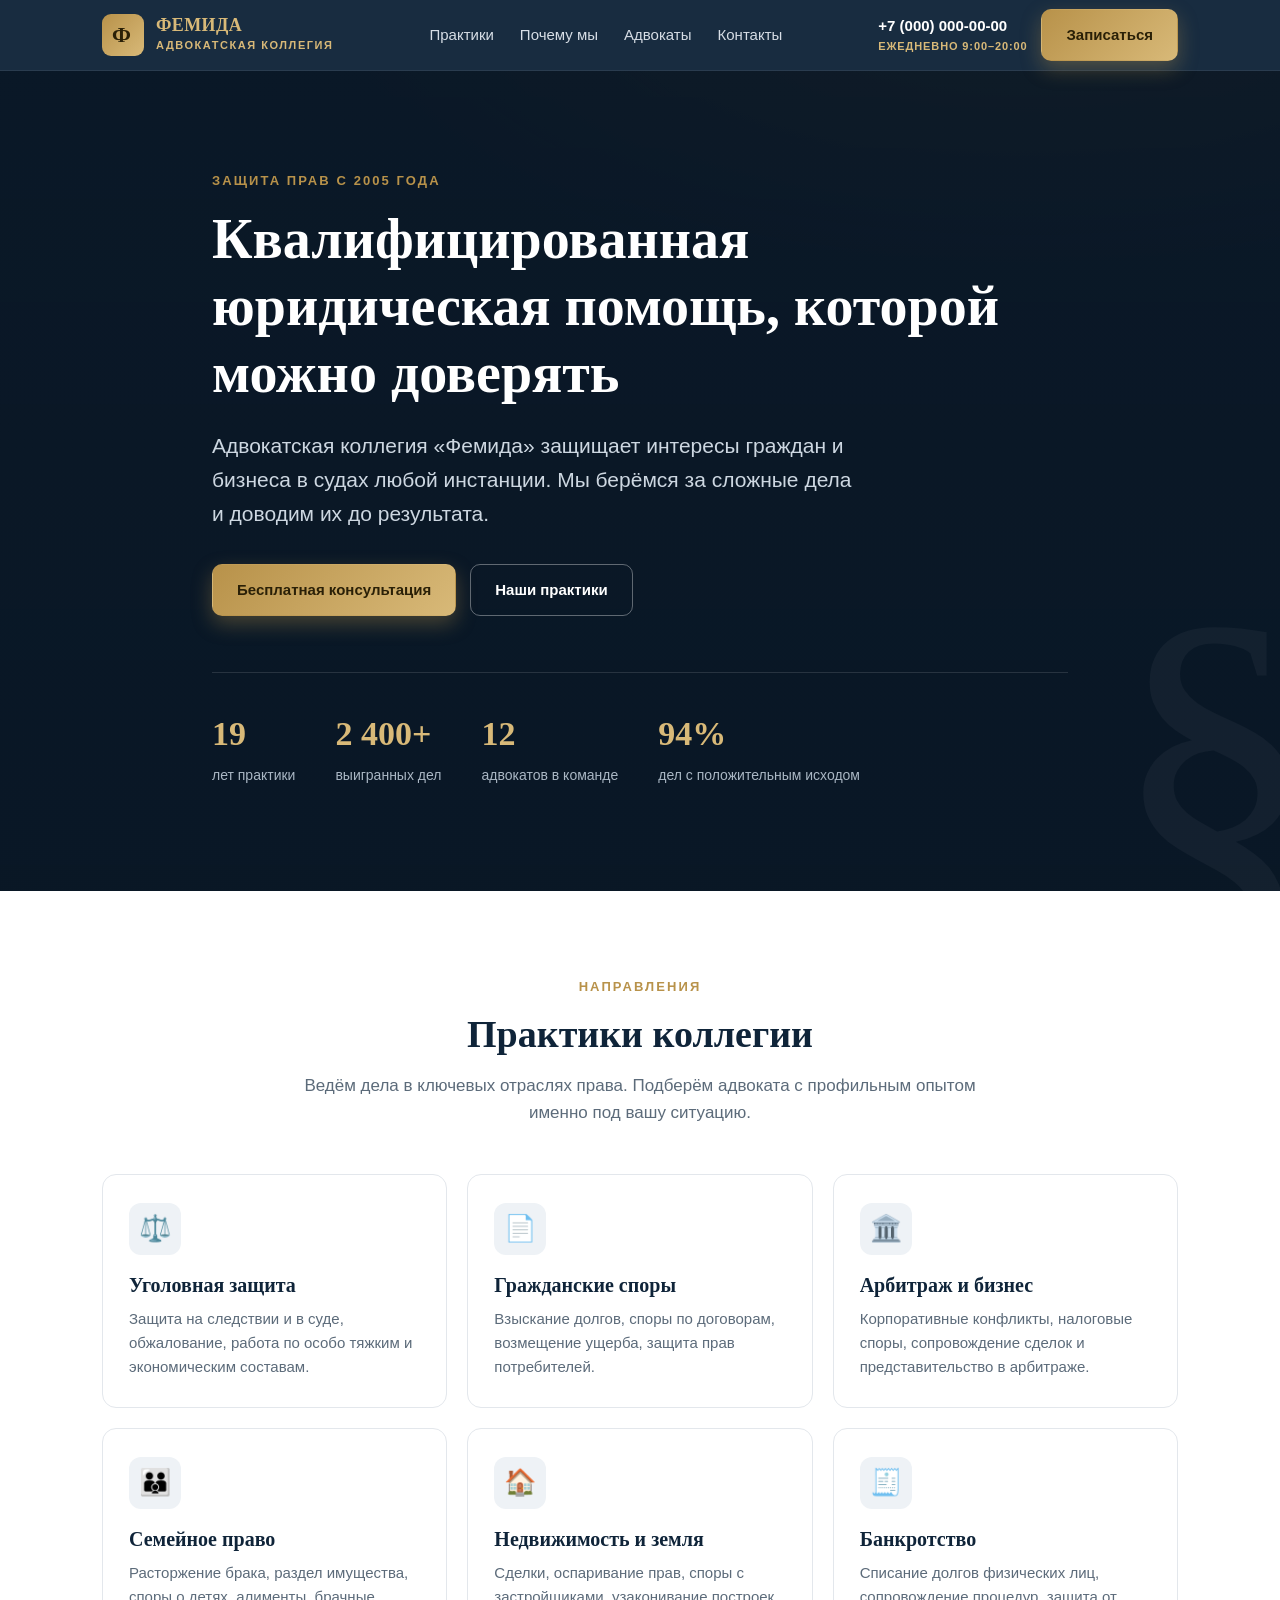
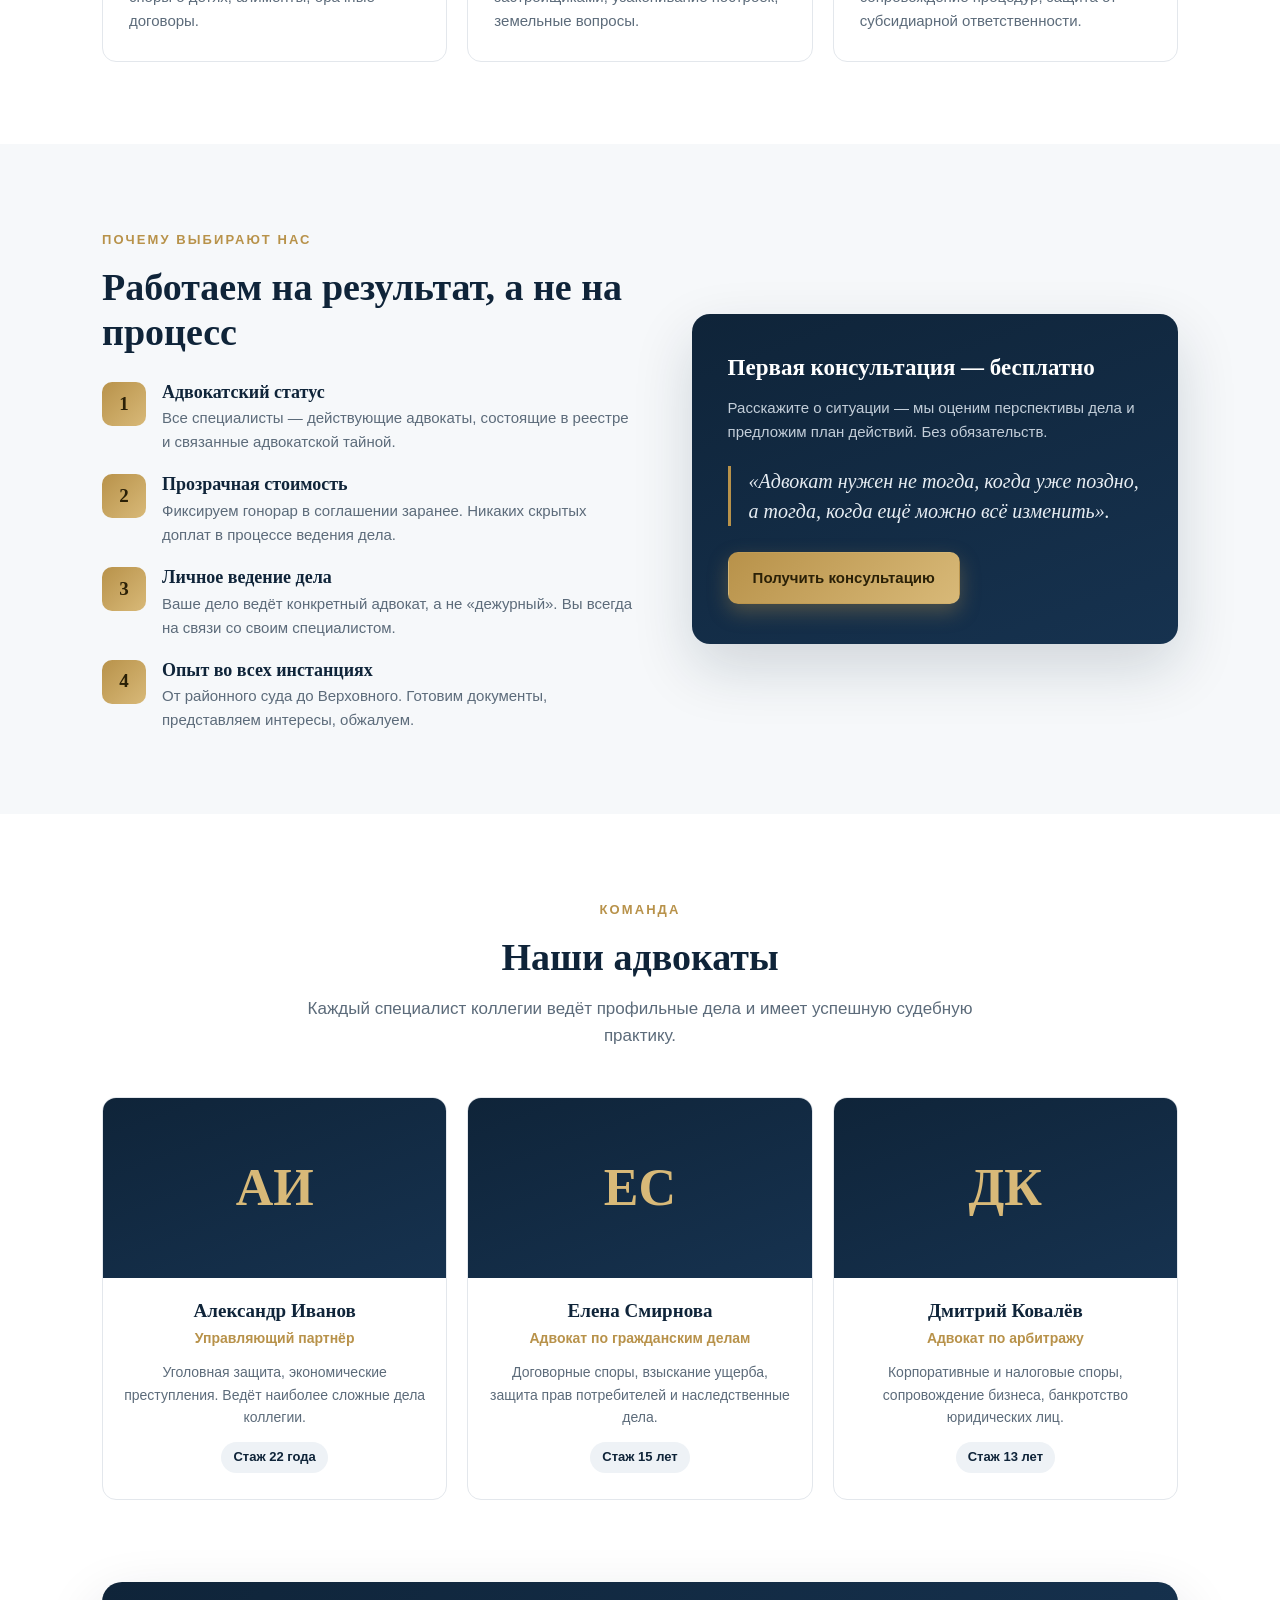
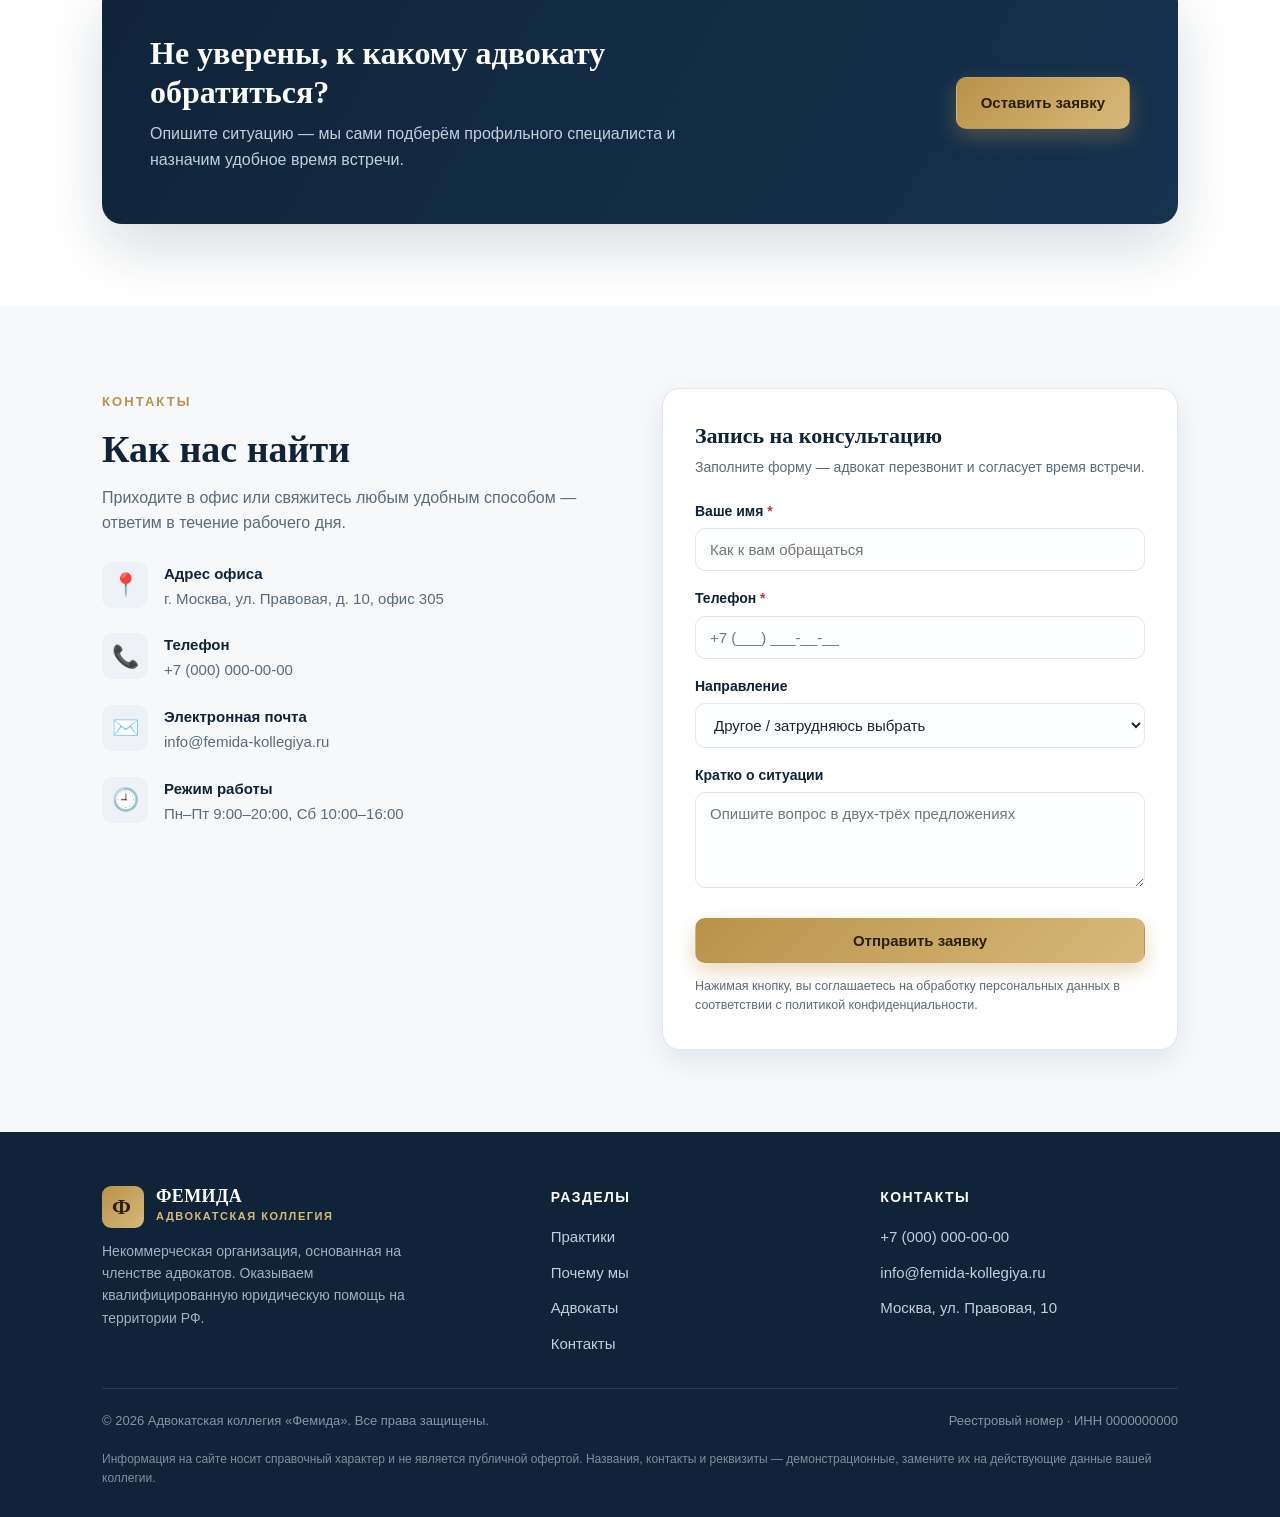
<file: kollegiya.html>
<!doctype html>
<html lang="ru">
<head>
<meta charset="utf-8">
<meta name="viewport" content="width=device-width, initial-scale=1">
<title>Адвокатская коллегия «Фемида» — квалифицированная юридическая помощь</title>
<meta name="description" content="Адвокатская коллегия «Фемида»: защита по уголовным делам, гражданские и арбитражные споры, семейное право, недвижимость, банкротство. Запишитесь на консультацию.">
<style>
  :root{
    --navy:#0f2439;
    --navy-2:#16324f;
    --gold:#b8924a;
    --gold-2:#d8b978;
    --ink:#1c2632;
    --muted:#5c6b7a;
    --line:#e3e7ec;
    --bg:#ffffff;
    --bg-soft:#f6f8fa;
    --bg-soft-2:#eef2f6;
    --white:#ffffff;
    --radius:14px;
    --shadow:0 10px 30px rgba(15,36,57,.08);
    --shadow-lg:0 24px 60px rgba(15,36,57,.16);
    --serif:"Georgia","Times New Roman",serif;
    --sans:-apple-system,BlinkMacSystemFont,"Segoe UI",Roboto,"Helvetica Neue",Arial,sans-serif;
    --maxw:1120px;
  }
  *{box-sizing:border-box}
  html{scroll-behavior:smooth}
  body{
    margin:0;
    font-family:var(--sans);
    color:var(--ink);
    background:var(--bg);
    line-height:1.6;
    -webkit-font-smoothing:antialiased;
  }
  h1,h2,h3{font-family:var(--serif);line-height:1.2;color:var(--navy);font-weight:700;margin:0}
  a{color:inherit}
  img{max-width:100%}
  .wrap{max-width:var(--maxw);margin:0 auto;padding:0 22px}
  .eyebrow{
    display:inline-block;
    font-size:13px;letter-spacing:.16em;text-transform:uppercase;
    color:var(--gold);font-weight:700;margin-bottom:14px;
  }
  .btn{
    display:inline-flex;align-items:center;gap:9px;
    font-weight:600;font-size:15px;
    padding:13px 24px;border-radius:10px;
    text-decoration:none;cursor:pointer;border:1px solid transparent;
    transition:transform .15s ease, box-shadow .15s ease, background .15s ease, color .15s ease;
    white-space:nowrap;
  }
  .btn-gold{background:linear-gradient(135deg,var(--gold),var(--gold-2));color:#2a2007;box-shadow:0 8px 20px rgba(184,146,74,.35)}
  .btn-gold:hover{transform:translateY(-2px);box-shadow:0 12px 26px rgba(184,146,74,.45)}
  .btn-ghost{background:transparent;border-color:rgba(255,255,255,.35);color:#fff}
  .btn-ghost:hover{background:rgba(255,255,255,.1)}
  .btn-outline{background:#fff;border-color:var(--navy);color:var(--navy)}
  .btn-outline:hover{background:var(--navy);color:#fff}

  /* ===== Header ===== */
  header.site{
    position:sticky;top:0;z-index:50;
    background:rgba(15,36,57,.96);
    backdrop-filter:saturate(140%) blur(8px);
    border-bottom:1px solid rgba(255,255,255,.08);
  }
  .nav{display:flex;align-items:center;justify-content:space-between;height:70px;gap:16px}
  .brand{display:flex;align-items:center;gap:12px;text-decoration:none;color:#fff}
  .brand .mark{
    width:42px;height:42px;flex:0 0 42px;border-radius:9px;
    display:grid;place-items:center;
    background:linear-gradient(135deg,var(--gold),var(--gold-2));
    color:#2a2007;font-family:var(--serif);font-weight:700;font-size:22px;
  }
  .brand b{font-family:var(--serif);font-size:18px;font-weight:700;letter-spacing:.02em;line-height:1.1}
  .brand span{display:block;font-family:var(--sans);font-size:11px;letter-spacing:.14em;text-transform:uppercase;color:var(--gold-2);font-weight:600}
  .menu{display:flex;gap:26px;list-style:none;margin:0;padding:0}
  .menu a{color:#d7dee6;text-decoration:none;font-size:15px;font-weight:500;transition:color .15s}
  .menu a:hover{color:#fff}
  .nav-cta{display:flex;align-items:center;gap:14px}
  .nav-phone{color:#fff;text-decoration:none;font-weight:600;font-size:15px;white-space:nowrap}
  .nav-phone small{display:block;font-size:11px;color:var(--gold-2);font-weight:600;letter-spacing:.08em}
  .burger{display:none;background:none;border:0;cursor:pointer;padding:8px;flex:0 0 auto}
  .burger span{display:block;width:24px;height:2px;background:#fff;margin:5px 0;transition:.25s}

  /* ===== Hero ===== */
  .hero{
    position:relative;color:#fff;
    background:
      linear-gradient(180deg,rgba(9,22,36,.86),rgba(9,22,36,.92)),
      radial-gradient(1200px 500px at 80% -10%,rgba(184,146,74,.25),transparent 60%),
      var(--navy);
    overflow:hidden;
  }
  .hero::after{
    content:"§";position:absolute;right:-40px;bottom:-90px;
    font-family:var(--serif);font-size:420px;line-height:1;
    color:rgba(255,255,255,.04);pointer-events:none;
  }
  .hero .wrap{position:relative;z-index:1;padding:96px 22px 104px;max-width:900px}
  .hero h1{color:#fff;font-size:clamp(34px,5vw,56px);margin-bottom:22px}
  .hero p.lead{font-size:clamp(17px,2.2vw,21px);color:#cdd7e1;max-width:640px;margin:0 0 34px}
  .hero-actions{display:flex;gap:14px;flex-wrap:wrap}
  .hero-stats{display:flex;gap:40px;flex-wrap:wrap;margin-top:56px;padding-top:34px;border-top:1px solid rgba(255,255,255,.12)}
  .hero-stats .s b{display:block;font-family:var(--serif);font-size:34px;color:var(--gold-2)}
  .hero-stats .s span{font-size:14px;color:#aab7c4}

  /* ===== Sections ===== */
  section{padding:82px 0}
  .section-head{max-width:720px;margin:0 auto 48px;text-align:center}
  .section-head h2{font-size:clamp(27px,3.4vw,38px);margin-bottom:14px}
  .section-head p{color:var(--muted);font-size:17px;margin:0}
  .soft{background:var(--bg-soft)}

  /* Practices */
  .grid{display:grid;gap:20px}
  .practices{grid-template-columns:repeat(3,1fr)}
  .card{
    background:#fff;border:1px solid var(--line);border-radius:var(--radius);
    padding:28px 26px;transition:transform .18s ease, box-shadow .18s ease, border-color .18s ease;
  }
  .card:hover{transform:translateY(-4px);box-shadow:var(--shadow);border-color:#d3dae1}
  .card .ic{
    width:52px;height:52px;border-radius:12px;display:grid;place-items:center;
    background:var(--bg-soft-2);color:var(--navy);margin-bottom:18px;
    font-size:26px;
  }
  .card h3{font-size:20px;margin-bottom:10px}
  .card p{color:var(--muted);font-size:15px;margin:0}

  /* Why us */
  .why-grid{grid-template-columns:1.05fr .95fr;align-items:center;gap:52px}
  .why-list{list-style:none;padding:0;margin:26px 0 0;display:grid;gap:20px}
  .why-list li{display:flex;gap:16px}
  .why-list .num{
    flex:0 0 44px;height:44px;border-radius:10px;display:grid;place-items:center;
    background:linear-gradient(135deg,var(--gold),var(--gold-2));color:#2a2007;
    font-family:var(--serif);font-weight:700;font-size:19px;
  }
  .why-list h3{font-size:18px;margin-bottom:3px}
  .why-list p{margin:0;color:var(--muted);font-size:15px}
  .why-panel{
    background:linear-gradient(160deg,var(--navy),var(--navy-2));
    color:#fff;border-radius:18px;padding:40px 36px;box-shadow:var(--shadow-lg);
  }
  .why-panel h3{color:#fff;font-size:23px;margin-bottom:8px}
  .why-panel p{color:#c3ced9;font-size:15px}
  .why-panel .quote{
    font-family:var(--serif);font-size:20px;font-style:italic;color:#e7edf3;
    border-left:3px solid var(--gold);padding-left:18px;margin:22px 0 0;line-height:1.5;
  }

  /* Team */
  .team{grid-template-columns:repeat(3,1fr)}
  .lawyer{
    background:#fff;border:1px solid var(--line);border-radius:var(--radius);
    overflow:hidden;text-align:center;transition:transform .18s ease, box-shadow .18s ease;
  }
  .lawyer:hover{transform:translateY(-4px);box-shadow:var(--shadow)}
  .lawyer .photo{
    height:180px;display:grid;place-items:center;
    background:linear-gradient(160deg,var(--navy),var(--navy-2));
    color:var(--gold-2);font-family:var(--serif);font-size:52px;font-weight:700;
  }
  .lawyer .body{padding:22px 20px 26px}
  .lawyer h3{font-size:19px;margin-bottom:4px}
  .lawyer .role{color:var(--gold);font-weight:600;font-size:14px;margin-bottom:12px}
  .lawyer p{color:var(--muted);font-size:14px;margin:0}
  .lawyer .exp{display:inline-block;margin-top:14px;font-size:13px;color:var(--navy);background:var(--bg-soft-2);padding:5px 12px;border-radius:20px;font-weight:600}

  /* CTA band */
  .band{
    background:linear-gradient(120deg,var(--navy),var(--navy-2));color:#fff;
    border-radius:20px;padding:52px 48px;
    display:flex;align-items:center;justify-content:space-between;gap:30px;flex-wrap:wrap;
    box-shadow:var(--shadow-lg);
  }
  .band h2{color:#fff;font-size:clamp(24px,3vw,32px);max-width:560px}
  .band p{color:#c3ced9;margin:10px 0 0;max-width:560px}

  /* Contact + form */
  .contact-grid{grid-template-columns:1fr 1fr;gap:44px;align-items:start}
  .info-list{list-style:none;padding:0;margin:26px 0 0;display:grid;gap:22px}
  .info-list li{display:flex;gap:16px}
  .info-list .ic{
    flex:0 0 46px;height:46px;border-radius:11px;display:grid;place-items:center;
    background:var(--bg-soft-2);color:var(--navy);font-size:22px;
  }
  .info-list b{display:block;font-size:15px;color:var(--navy)}
  .info-list span,.info-list a{color:var(--muted);font-size:15px;text-decoration:none}
  .info-list a:hover{color:var(--gold)}
  .form{
    background:#fff;border:1px solid var(--line);border-radius:18px;
    padding:34px 32px;box-shadow:var(--shadow);
  }
  .form h3{font-size:22px;margin-bottom:6px}
  .form .sub{color:var(--muted);font-size:14px;margin:0 0 22px}
  .field{margin-bottom:16px}
  .field label{display:block;font-size:14px;font-weight:600;color:var(--navy);margin-bottom:6px}
  .field .req{color:#c0392b}
  .field input,.field select,.field textarea{
    width:100%;padding:12px 14px;border:1px solid var(--line);border-radius:10px;
    font-size:15px;font-family:inherit;color:var(--ink);background:#fdfefe;
    transition:border-color .15s, box-shadow .15s;
  }
  .field input:focus,.field select:focus,.field textarea:focus{
    outline:none;border-color:var(--gold);box-shadow:0 0 0 3px rgba(184,146,74,.15);
  }
  .field textarea{resize:vertical;min-height:96px}
  .field.err input,.field.err select,.field.err textarea{border-color:#c0392b;box-shadow:0 0 0 3px rgba(192,57,43,.12)}
  .field .msg{display:none;color:#c0392b;font-size:13px;margin-top:5px}
  .field.err .msg{display:block}
  .form .btn{width:100%;justify-content:center;margin-top:6px}
  .consent{font-size:12.5px;color:var(--muted);margin:14px 0 0;line-height:1.5}
  .consent a{color:var(--gold)}
  .form-note{
    display:none;margin-top:18px;padding:14px 16px;border-radius:10px;
    background:#eaf6ee;border:1px solid #bfe3cb;color:#1e6b3a;font-size:14px;
  }
  .form-note.show{display:block}

  /* Footer */
  footer.site{background:var(--navy);color:#c3ced9;padding:54px 0 28px}
  .foot-grid{display:grid;grid-template-columns:1.4fr 1fr 1fr;gap:32px;margin-bottom:32px}
  footer.site h4{color:#fff;font-family:var(--sans);font-size:14px;letter-spacing:.1em;text-transform:uppercase;margin:0 0 16px}
  footer.site a{color:#c3ced9;text-decoration:none;font-size:15px}
  footer.site a:hover{color:var(--gold-2)}
  .foot-links{list-style:none;padding:0;margin:0;display:grid;gap:10px}
  .foot-about p{font-size:14px;color:#9fb0be;margin:12px 0 0;max-width:340px}
  .foot-bottom{border-top:1px solid rgba(255,255,255,.1);padding-top:22px;display:flex;justify-content:space-between;gap:16px;flex-wrap:wrap;font-size:13px;color:#8496a6}
  .disclaimer{max-width:var(--maxw);margin:18px auto 0;padding:0 22px;font-size:12px;color:#7c8fa0}

  /* Responsive */
  @media (max-width:940px){
    .practices,.team{grid-template-columns:repeat(2,1fr)}
    .why-grid{grid-template-columns:1fr;gap:34px}
    .contact-grid{grid-template-columns:1fr;gap:32px}
    .foot-grid{grid-template-columns:1fr 1fr}
  }
  @media (max-width:720px){
    .menu,.nav-phone{display:none}
    .burger{display:block}
    .menu.open{
      display:flex;position:absolute;top:70px;left:0;right:0;flex-direction:column;
      background:var(--navy-2);padding:18px 22px;gap:4px;border-bottom:1px solid rgba(255,255,255,.1);
    }
    .menu.open a{padding:11px 0;border-bottom:1px solid rgba(255,255,255,.06)}
    section{padding:60px 0}
    .band{padding:38px 28px}
    .hero .wrap{padding:70px 22px 76px}
    .hero-stats{gap:28px}
  }
  @media (max-width:520px){
    .practices,.team,.foot-grid{grid-template-columns:1fr}
  }
</style>
</head>
<body>

<!-- ============ HEADER ============ -->
<header class="site">
  <div class="wrap nav">
    <a href="#top" class="brand" aria-label="На главную">
      <span class="mark">Ф</span>
      <span><b>Фемида</b><span>Адвокатская коллегия</span></span>
    </a>
    <ul class="menu" id="menu">
      <li><a href="#practices">Практики</a></li>
      <li><a href="#why">Почему мы</a></li>
      <li><a href="#team">Адвокаты</a></li>
      <li><a href="#contacts">Контакты</a></li>
    </ul>
    <div class="nav-cta">
      <a class="nav-phone" href="tel:+70000000000">+7 (000) 000-00-00<small>ЕЖЕДНЕВНО 9:00–20:00</small></a>
      <a class="btn btn-gold" href="#zayavka">Записаться</a>
      <button class="burger" id="burger" aria-label="Меню"><span></span><span></span><span></span></button>
    </div>
  </div>
</header>

<a id="top"></a>

<!-- ============ HERO ============ -->
<section class="hero" style="padding:0">
  <div class="wrap">
    <span class="eyebrow">Защита прав с 2005 года</span>
    <h1>Квалифицированная юридическая помощь, которой можно доверять</h1>
    <p class="lead">Адвокатская коллегия «Фемида» защищает интересы граждан и бизнеса
      в судах любой инстанции. Мы берёмся за сложные дела и доводим их до результата.</p>
    <div class="hero-actions">
      <a class="btn btn-gold" href="#zayavka">Бесплатная консультация</a>
      <a class="btn btn-ghost" href="#practices">Наши практики</a>
    </div>
    <div class="hero-stats">
      <div class="s"><b>19</b><span>лет практики</span></div>
      <div class="s"><b>2&nbsp;400+</b><span>выигранных дел</span></div>
      <div class="s"><b>12</b><span>адвокатов в команде</span></div>
      <div class="s"><b>94%</b><span>дел с положительным исходом</span></div>
    </div>
  </div>
</section>

<!-- ============ PRACTICES ============ -->
<section id="practices">
  <div class="wrap">
    <div class="section-head">
      <span class="eyebrow">Направления</span>
      <h2>Практики коллегии</h2>
      <p>Ведём дела в ключевых отраслях права. Подберём адвоката с профильным опытом
        именно под вашу ситуацию.</p>
    </div>
    <div class="grid practices">
      <article class="card">
        <div class="ic">⚖️</div>
        <h3>Уголовная защита</h3>
        <p>Защита на следствии и в суде, обжалование, работа по особо тяжким и
          экономическим составам.</p>
      </article>
      <article class="card">
        <div class="ic">📄</div>
        <h3>Гражданские споры</h3>
        <p>Взыскание долгов, споры по договорам, возмещение ущерба, защита прав
          потребителей.</p>
      </article>
      <article class="card">
        <div class="ic">🏛️</div>
        <h3>Арбитраж и бизнес</h3>
        <p>Корпоративные конфликты, налоговые споры, сопровождение сделок и
          представительство в арбитраже.</p>
      </article>
      <article class="card">
        <div class="ic">👪</div>
        <h3>Семейное право</h3>
        <p>Расторжение брака, раздел имущества, споры о детях, алименты, брачные
          договоры.</p>
      </article>
      <article class="card">
        <div class="ic">🏠</div>
        <h3>Недвижимость и земля</h3>
        <p>Сделки, оспаривание прав, споры с застройщиками, узаконивание построек,
          земельные вопросы.</p>
      </article>
      <article class="card">
        <div class="ic">🧾</div>
        <h3>Банкротство</h3>
        <p>Списание долгов физических лиц, сопровождение процедур, защита от
          субсидиарной ответственности.</p>
      </article>
    </div>
  </div>
</section>

<!-- ============ WHY US ============ -->
<section id="why" class="soft">
  <div class="wrap">
    <div class="grid why-grid">
      <div>
        <span class="eyebrow">Почему выбирают нас</span>
        <h2 style="font-size:clamp(27px,3.4vw,38px)">Работаем на результат, а не на процесс</h2>
        <ul class="why-list">
          <li>
            <span class="num">1</span>
            <div><h3>Адвокатский статус</h3>
              <p>Все специалисты — действующие адвокаты, состоящие в реестре и
                связанные адвокатской тайной.</p></div>
          </li>
          <li>
            <span class="num">2</span>
            <div><h3>Прозрачная стоимость</h3>
              <p>Фиксируем гонорар в соглашении заранее. Никаких скрытых доплат
                в процессе ведения дела.</p></div>
          </li>
          <li>
            <span class="num">3</span>
            <div><h3>Личное ведение дела</h3>
              <p>Ваше дело ведёт конкретный адвокат, а не «дежурный». Вы всегда на
                связи со своим специалистом.</p></div>
          </li>
          <li>
            <span class="num">4</span>
            <div><h3>Опыт во всех инстанциях</h3>
              <p>От районного суда до Верховного. Готовим документы, представляем
                интересы, обжалуем.</p></div>
          </li>
        </ul>
      </div>
      <aside class="why-panel">
        <h3>Первая консультация — бесплатно</h3>
        <p>Расскажите о ситуации — мы оценим перспективы дела и предложим план
          действий. Без обязательств.</p>
        <p class="quote">«Адвокат нужен не тогда, когда уже поздно, а тогда, когда
          ещё можно всё изменить».</p>
        <a class="btn btn-gold" href="#zayavka" style="margin-top:26px">Получить консультацию</a>
      </aside>
    </div>
  </div>
</section>

<!-- ============ TEAM ============ -->
<section id="team">
  <div class="wrap">
    <div class="section-head">
      <span class="eyebrow">Команда</span>
      <h2>Наши адвокаты</h2>
      <p>Каждый специалист коллегии ведёт профильные дела и имеет успешную судебную
        практику.</p>
    </div>
    <div class="grid team">
      <article class="lawyer">
        <div class="photo">АИ</div>
        <div class="body">
          <h3>Александр Иванов</h3>
          <div class="role">Управляющий партнёр</div>
          <p>Уголовная защита, экономические преступления. Ведёт наиболее сложные
            дела коллегии.</p>
          <span class="exp">Стаж 22 года</span>
        </div>
      </article>
      <article class="lawyer">
        <div class="photo">ЕС</div>
        <div class="body">
          <h3>Елена Смирнова</h3>
          <div class="role">Адвокат по гражданским делам</div>
          <p>Договорные споры, взыскание ущерба, защита прав потребителей и
            наследственные дела.</p>
          <span class="exp">Стаж 15 лет</span>
        </div>
      </article>
      <article class="lawyer">
        <div class="photo">ДК</div>
        <div class="body">
          <h3>Дмитрий Ковалёв</h3>
          <div class="role">Адвокат по арбитражу</div>
          <p>Корпоративные и налоговые споры, сопровождение бизнеса, банкротство
            юридических лиц.</p>
          <span class="exp">Стаж 13 лет</span>
        </div>
      </article>
    </div>
  </div>
</section>

<!-- ============ CTA BAND ============ -->
<section style="padding-top:0">
  <div class="wrap">
    <div class="band">
      <div>
        <h2>Не уверены, к какому адвокату обратиться?</h2>
        <p>Опишите ситуацию — мы сами подберём профильного специалиста и назначим
          удобное время встречи.</p>
      </div>
      <a class="btn btn-gold" href="#zayavka">Оставить заявку</a>
    </div>
  </div>
</section>

<!-- ============ CONTACTS + FORM ============ -->
<section id="contacts" class="soft">
  <div class="wrap">
    <div class="grid contact-grid">
      <div>
        <span class="eyebrow">Контакты</span>
        <h2 style="font-size:clamp(27px,3.4vw,38px)">Как нас найти</h2>
        <p style="color:var(--muted);margin-top:12px">Приходите в офис или свяжитесь
          любым удобным способом — ответим в течение рабочего дня.</p>
        <ul class="info-list">
          <li>
            <span class="ic">📍</span>
            <div><b>Адрес офиса</b>
              <span>г. Москва, ул. Правовая, д. 10, офис 305</span></div>
          </li>
          <li>
            <span class="ic">📞</span>
            <div><b>Телефон</b>
              <a href="tel:+70000000000">+7 (000) 000-00-00</a></div>
          </li>
          <li>
            <span class="ic">✉️</span>
            <div><b>Электронная почта</b>
              <a href="mailto:info@femida-kollegiya.ru">info@femida-kollegiya.ru</a></div>
          </li>
          <li>
            <span class="ic">🕘</span>
            <div><b>Режим работы</b>
              <span>Пн–Пт 9:00–20:00, Сб 10:00–16:00</span></div>
          </li>
        </ul>
      </div>

      <div class="form" id="zayavka">
        <h3>Запись на консультацию</h3>
        <p class="sub">Заполните форму — адвокат перезвонит и согласует время встречи.</p>
        <form id="lead-form" novalidate>
          <div class="field" id="f-name">
            <label for="name">Ваше имя <span class="req">*</span></label>
            <input type="text" id="name" name="name" placeholder="Как к вам обращаться" autocomplete="name">
            <div class="msg">Пожалуйста, укажите имя.</div>
          </div>
          <div class="field" id="f-phone">
            <label for="phone">Телефон <span class="req">*</span></label>
            <input type="tel" id="phone" name="phone" placeholder="+7 (___) ___-__-__" autocomplete="tel">
            <div class="msg">Укажите корректный номер телефона.</div>
          </div>
          <div class="field">
            <label for="topic">Направление</label>
            <select id="topic" name="topic">
              <option value="Уголовная защита">Уголовная защита</option>
              <option value="Гражданские споры">Гражданские споры</option>
              <option value="Арбитраж и бизнес">Арбитраж и бизнес</option>
              <option value="Семейное право">Семейное право</option>
              <option value="Недвижимость и земля">Недвижимость и земля</option>
              <option value="Банкротство">Банкротство</option>
              <option value="Другое / не знаю" selected>Другое / затрудняюсь выбрать</option>
            </select>
          </div>
          <div class="field">
            <label for="message">Кратко о ситуации</label>
            <textarea id="message" name="message" placeholder="Опишите вопрос в двух-трёх предложениях"></textarea>
          </div>
          <button type="submit" class="btn btn-gold">Отправить заявку</button>
          <p class="consent">Нажимая кнопку, вы соглашаетесь на обработку персональных
            данных в соответствии с политикой конфиденциальности.</p>
          <div class="form-note" id="form-note">
            Спасибо! Открылось окно вашего почтового клиента с готовым письмом —
            отправьте его, и мы свяжемся с вами. Если письмо не открылось, позвоните
            нам по телефону <a href="tel:+70000000000">+7&nbsp;(000)&nbsp;000-00-00</a>.
          </div>
        </form>
      </div>
    </div>
  </div>
</section>

<!-- ============ FOOTER ============ -->
<footer class="site">
  <div class="wrap">
    <div class="foot-grid">
      <div class="foot-about">
        <a href="#top" class="brand"><span class="mark">Ф</span>
          <span style="color:#fff"><b>Фемида</b><span>Адвокатская коллегия</span></span></a>
        <p>Некоммерческая организация, основанная на членстве адвокатов.
          Оказываем квалифицированную юридическую помощь на территории РФ.</p>
      </div>
      <div>
        <h4>Разделы</h4>
        <ul class="foot-links">
          <li><a href="#practices">Практики</a></li>
          <li><a href="#why">Почему мы</a></li>
          <li><a href="#team">Адвокаты</a></li>
          <li><a href="#contacts">Контакты</a></li>
        </ul>
      </div>
      <div>
        <h4>Контакты</h4>
        <ul class="foot-links">
          <li><a href="tel:+70000000000">+7 (000) 000-00-00</a></li>
          <li><a href="mailto:info@femida-kollegiya.ru">info@femida-kollegiya.ru</a></li>
          <li><a href="#contacts">Москва, ул. Правовая, 10</a></li>
        </ul>
      </div>
    </div>
    <div class="foot-bottom">
      <span>© <span id="year"></span> Адвокатская коллегия «Фемида». Все права защищены.</span>
      <span>Реестровый номер · ИНН 0000000000</span>
    </div>
  </div>
  <p class="disclaimer" style="color:#7c8fa0">Информация на сайте носит справочный характер
    и не является публичной офертой. Названия, контакты и реквизиты — демонстрационные,
    замените их на действующие данные вашей коллегии.</p>
</footer>

<script>
  // Год в подвале
  document.getElementById('year').textContent = new Date().getFullYear();

  // Мобильное меню
  var burger = document.getElementById('burger');
  var menu = document.getElementById('menu');
  burger.addEventListener('click', function(){
    menu.classList.toggle('open');
  });
  menu.addEventListener('click', function(e){
    if (e.target.tagName === 'A') menu.classList.remove('open');
  });

  // Форма заявки — валидация + отправка через mailto (без сервера)
  var form = document.getElementById('lead-form');
  var note = document.getElementById('form-note');
  var RECIPIENT = 'info@femida-kollegiya.ru'; // ← заменить на почту коллегии

  function setError(id, on){
    document.getElementById(id).classList.toggle('err', on);
  }

  form.addEventListener('submit', function(e){
    e.preventDefault();
    var name = form.name.value.trim();
    var phone = form.phone.value.trim();
    var topic = form.topic.value;
    var message = form.message.value.trim();

    var nameOk = name.length >= 2;
    // Телефон: минимум 6 цифр
    var phoneDigits = phone.replace(/\D/g, '');
    var phoneOk = phoneDigits.length >= 6;

    setError('f-name', !nameOk);
    setError('f-phone', !phoneOk);

    if (!nameOk || !phoneOk){
      var firstErr = document.querySelector('.field.err input');
      if (firstErr) firstErr.focus();
      return;
    }

    var subject = 'Заявка на консультацию — ' + topic;
    var lines = [
      'Имя: ' + name,
      'Телефон: ' + phone,
      'Направление: ' + topic,
      'Сообщение: ' + (message || '—')
    ];
    var body = lines.join('\r\n');
    var mailto = 'mailto:' + RECIPIENT +
      '?subject=' + encodeURIComponent(subject) +
      '&body=' + encodeURIComponent(body);

    window.location.href = mailto;
    note.classList.add('show');
    form.reset();
  });

  // Снимать подсветку ошибки при вводе
  ['name','phone'].forEach(function(id){
    document.getElementById(id).addEventListener('input', function(){
      setError('f-' + id, false);
    });
  });
</script>
</body>
</html>
</file>
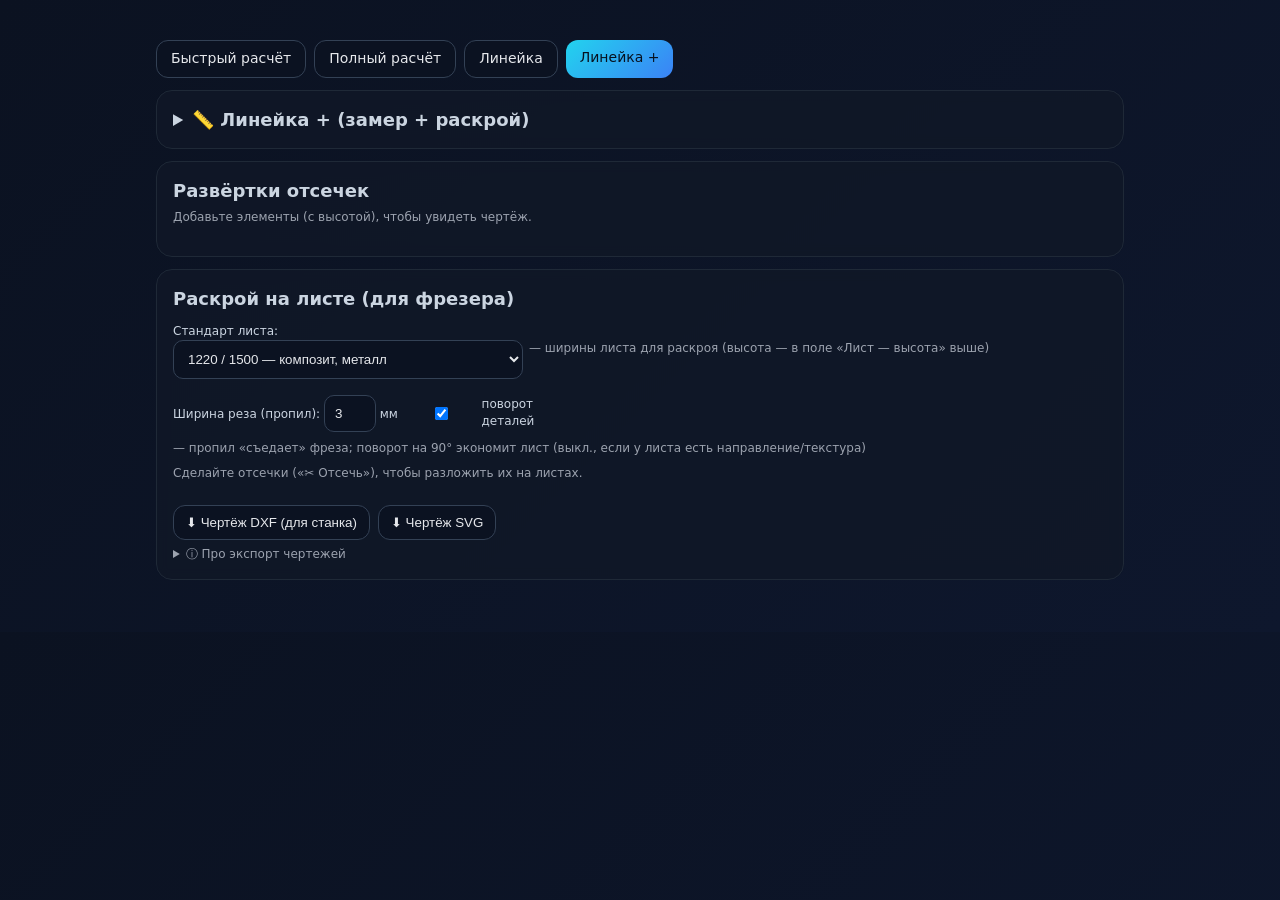
<file: ruler.html>
<!DOCTYPE html>
<html lang="ru">
<head>
  <meta charset="UTF-8" />
  <meta name="viewport" content="width=device-width, initial-scale=1" />
  <title>Паскаль — Линейка + (раскрой)</title>
  <link rel="stylesheet" href="styles.css">
</head>
<body>
  <div class="wrap">
    <nav class="nav">
      <a href="index.html">Быстрый расчёт</a>
      <a href="calculator.html">Полный расчёт</a>
      <a href="ruler-simple.html">Линейка</a>
      <a href="ruler.html" class="active">Линейка +</a>
    </nav>
    <div class="card">
      <details id="tapeDetails">
        <summary style="cursor:pointer;font-size:18px;font-weight:600;color:#cbd5e1">📏 Линейка + (замер + раскрой)</summary>
        <div style="margin-top:12px">
          <details class="hint" style="margin-top:0">
            <summary class="muted small" style="cursor:pointer">ⓘ Подсказка</summary>
            <div class="muted" style="margin-top:6px">Отдельный инструмент для замеров — не связан с расчётом фасада выше. Вводите число и нажимайте «+ Добавить» (или Enter) — оно попадёт в текущую группу, её сумма считается сама. Кнопка «✂ Отсечь» закрывает группу: её сумма и высота записываются отдельной строкой с порядковым номером (Отсечка №1, №2 …), а ввод обнуляется для следующей. Все отсечки складываются в общий итог (плюс текущая группа). Числа и отсечки можно править и удалять. Лист задаётся габаритами «Ширина × Высота» (напр. 1220 × 4000). Ширина элемента (сумма кусков): когда достигает 95% ширины листа — поле красное. Высота элемента: если больше высоты листа — поле фиолетовое. И у текущей группы, и у каждой отсечки высота своя. Площадь каждой отсечки = ширина × высота, переведённая в м² (показана как «S = … м²»); их сумма плюс текущая группа — в строке «Итого площадь». Единица измерения вверху — общая: в ней задаётся лист (ширина и высота) и вводимые числа (сами числа, список и сумма текущей группы показываются в ней, при переключении всё пересчитывается). У «Суммы отсечек» и «Общего итога» — свои переключатели единиц.</div>
          </details>
          <div class="actions" style="margin-top:8px;align-items:center">
            <span class="muted small">Единица измерения (лист и числа):</span>
            <button class="btn ghost small" id="tapeSheetUnitToggle" style="padding:3px 14px;font-size:15px" title="Единица для листа и вводимых чисел">мм</button>
          </div>
          <div class="hr" style="margin:8px 0"></div>
          <div class="actions" style="margin-top:8px;align-items:center">
            <span class="muted small">Лист — ширина:</span>
            <input type="text" id="tapeSheet" inputmode="decimal" value="1220" style="max-width:90px">
            <span style="display:inline-flex;flex-direction:column;gap:4px">
              <button class="btn ghost small" id="tapeSheet1220" style="padding:2px 10px">1220</button>
              <button class="btn ghost small" id="tapeSheet1500" style="padding:2px 10px">1500</button>
            </span>
          </div>
          <div class="actions" style="margin-top:8px;align-items:center">
            <span class="muted small">Лист — высота:</span>
            <input type="text" id="tapeHeightStd" inputmode="decimal" value="4000" style="max-width:90px">
          </div>
          <div class="hr" style="margin:8px 0"></div>
          <div class="actions" style="margin-top:8px;align-items:center">
            <input type="text" id="tapeInput" inputmode="decimal" placeholder="Введите число" style="max-width:200px">
            <button class="btn primary" id="tapeAdd" style="min-width:48px;font-size:18px;margin-left:auto">+</button>
          </div>
          <div class="actions" style="margin-top:8px;align-items:center">
            <span class="muted small">Высота элемента:</span>
            <input type="text" id="tapeGroupH" inputmode="decimal" placeholder="мм" style="max-width:90px">
            <select id="tapeGroupHUnit" style="max-width:64px;padding:6px"><option value="mm">мм</option><option value="cm">см</option><option value="m">м</option></select>
          </div>
          <div class="actions" style="margin-top:8px">
            <button class="btn" id="tapeCut" style="flex:1;justify-content:center;background:#6e2230;border-color:#7f1d1d;color:#fecaca">✂ Отсечь</button>
          </div>
          <details style="margin-top:8px">
            <summary class="muted small" style="cursor:pointer">◺ Стык в плоскости из двух листов (диагональный рез)</summary>
            <div class="actions" style="margin-top:8px;align-items:center;flex-wrap:wrap;gap:6px">
              <span class="muted small">Сторона A:</span><input type="text" id="jointA" inputmode="decimal" placeholder="мм" style="max-width:70px">
              <span class="muted small">Сторона B:</span><input type="text" id="jointB" inputmode="decimal" placeholder="мм" style="max-width:70px">
              <span class="muted small">Высота:</span><input type="text" id="jointH" inputmode="decimal" placeholder="мм" style="max-width:70px">
              <span class="muted small">Угол:</span><input type="text" id="jointDeg" inputmode="decimal" value="45" style="max-width:52px"><span class="muted small">° по</span>
              <button class="btn ghost small" id="jointMode" style="padding:4px 10px" title="Угол: реза кромки или готового поворота">кромке</button>
              <button class="btn ghost small" id="jointAxis" style="padding:4px 10px" title="Куда идёт наклонная: во всю высоту (боковая сторона) или во всю ширину (верхняя/нижняя)">⇕ во всю высоту</button>
              <button class="btn" id="jointAdd">Создать стык</button>
            </div>
            <div class="muted small" style="margin-top:4px">Создаст две панели (A×H и B×H) с реальным диагональным резом кромок — стыкуются встык в одной плоскости (Г-панель). Наклонная идёт во всю высоту или во всю ширину. Контур идёт в раскрой и экспорт. Размеры в мм.</div>
          </details>
          <div class="table-scroll">
          <table id="tapeTbl">
            <thead><tr><th>#</th><th>Значение (текущая группа)</th><th></th></tr></thead>
            <tbody></tbody>
          </table>
          </div>
          <div style="margin-top:10px">
            <span class="pill" id="tapeGroupPill">Текущая группа (ширина): <b id="tapeGroupSum">0</b> <span class="muted small" id="tapeGroupUnit">мм</span></span>
            <span class="pill">Сумма отсечек: <b id="tapeCutsSum">0</b> <button class="btn ghost small" id="tapeCutsUnitToggle" style="padding:1px 8px" title="Переключить единицы">мм</button></span>
            <span class="pill">Площадь тек. группы: <b id="tapeGroupArea">0.00</b> м²</span>
            <span class="pill">Итого площадь: <b id="tapeAreaTotal">0.00</b> м²</span>
            <span class="pill" style="font-size:16px">Листов: <b id="tapeSheetsTotal">—</b><span class="muted small" id="tapeSheetsExtra"></span></span>
            <span class="pill" style="font-size:16px">Общий итог: <b id="tapeGrand">0</b> <button class="btn ghost small" id="tapeUnitToggle" style="padding:1px 8px" title="Переключить единицы">мм</button></span>
          </div>
          <div id="tapeCutsWrap" style="margin-top:10px;display:none">
            <div class="muted small" style="margin-bottom:2px">Отсечки</div>
            <div id="tapeCutsList"></div>
          </div>
          <div class="actions" style="margin-top:10px">
            <button class="btn ghost small" id="tapeClear" style="padding:4px 10px">Очистить всё</button>
          </div>
        </div>
      </details>
    </div>

    <div class="card">
      <h2 style="margin:0 0 6px;font-size:18px">Развёртки отсечек</h2>
      <div class="muted small" id="tapeLayoutInfo" style="margin-bottom:8px">—</div>
      <div id="tapeLayoutOver" class="warn-msg" style="display:none"></div>
      <div id="tapeLayout" class="table-scroll" style="display:flex;gap:14px;align-items:flex-start;padding-bottom:6px"></div>
    </div>

    <div class="card">
      <h2 style="margin:0 0 6px;font-size:18px">Раскрой на листе (для фрезера)</h2>
      <div class="muted small" style="margin:0 0 8px;display:flex;align-items:center;gap:6px;flex-wrap:wrap">
        <label>Стандарт листа: <select id="cutStandard"></select></label>
        <span>— ширины листа для раскроя (высота — в поле «Лист — высота» выше)</span>
      </div>
      <div class="muted small" style="margin:0 0 8px;display:flex;align-items:center;gap:6px;flex-wrap:wrap">
        <label>Ширина реза (пропил): <input type="text" inputmode="decimal" id="cutKerf" value="3" style="width:52px"> мм</label>
        <label style="display:inline-flex;align-items:center;gap:4px"><input type="checkbox" id="cutRotate" checked> поворот деталей</label>
        <span>— пропил «съедает» фреза; поворот на 90° экономит лист (выкл., если у листа есть направление/текстура)</span>
      </div>
      <div class="muted small" id="cutPlanInfo" style="margin-bottom:8px">—</div>
      <div id="cutPlanOver" class="warn-msg" style="display:none"></div>
      <div id="cutPlan" class="table-scroll" style="display:flex;gap:14px;align-items:flex-start;padding-bottom:6px"></div>
      <div class="actions" style="margin-top:10px;display:flex;gap:8px;flex-wrap:wrap;align-items:center">
        <button class="btn" id="btnExportDXF">⬇ Чертёж DXF (для станка)</button>
        <button class="btn" id="btnExportSVG">⬇ Чертёж SVG</button>
        <span class="muted small" id="exportInfo"></span>
      </div>
      <details class="muted small" style="margin-top:6px">
        <summary style="cursor:pointer">ⓘ Про экспорт чертежей</summary>
        <div style="margin-top:6px">Выгружает раскрой в реальных размерах (мм) для программы фрезерного станка (CAM). Все листы — в одном файле, разложены рядом с зазором и подписаны. Слои: <b>CUT</b> — контур реза панели, <b>FOLD</b> — линии сгиба, <b>SHEET</b> — габарит листа, <b>LABEL</b> — номера. <b>DXF</b> (AutoCAD R12) открывают ArtCAM, Aspire, Fusion 360, nanoCAD и почти любой CAM. <b>SVG</b> — для лазеров, Inkscape и предпросмотра. Порядок реза, диаметр фрезы, обороты и подачи задаются уже в программе станка.</div>
      </details>
    </div>
  </div>
<script>
const $ = (s,root=document)=>root.querySelector(s);
function parseNum(v){
  const s = String(v==null?'':v).replace(',', '.').replace(/\s+/g,'');
  const n = Number(s);
  return Number.isFinite(n) ? n : 0;
}
function ceil(n){ return Math.ceil(n); }
// Денежный формат с разделением разрядов и знаком рубля: 123 456,78 ₽
function fmtMoney(n){
  const v = Number.isFinite(n) ? n : 0;
  return v.toLocaleString('ru-RU', {minimumFractionDigits:2, maximumFractionDigits:2}) + ' ₽';
}
// Округление до тысячных (убирает «хвосты» вида 0.30000004).
function round3(n){ return Math.round((Number(n)||0) * 1000) / 1000; }
function on(el, ev, fn){ el.addEventListener(ev, fn); }
function escapeHtml(s){
  return String(s==null?'':s).replace(/[&<>"']/g, c=>({'&':'&amp;','<':'&lt;','>':'&gt;','"':'&quot;',"'":'&#39;'}[c]));
}
// --- Калькулятор-линейка: полностью отдельный инструмент (своё хранилище,
// не связан с состоянием/историей фасадного калькулятора выше).
// tapeEntries — числа текущей группы; tapeCuts — отсечённые суммы (с номерами).
const TAPE_KEY = 'facadeTapeCalculatorEntries';
const TAPE_CUTS_KEY = 'facadeTapeCalculatorCuts';
const TAPE_SHEET_KEY = 'facadeTapeSheetLen';
const TAPE_HSTD_KEY = 'facadeTapeHeightStd';       // высота листа (габарит)
const TAPE_GROUPH_KEY = 'facadeTapeGroupHeight';   // высота текущего элемента
const TAPE_UNIT_KEY = 'facadeTapeGrandUnit';       // единицы «Общего итога»: mm | m
const TAPE_SHEET_UNIT_KEY = 'facadeTapeSheetUnit'; // общие единицы листа (ширина+высота)
const TAPE_GROUPH_UNIT_KEY = 'facadeTapeGroupHUnit'; // единицы высоты элемента
const TAPE_CUTSUNIT_KEY = 'facadeTapeCutsUnit'; // единицы «Суммы отсечек»
const TAPE_KERF_KEY = 'facadeTapeCutKerf';      // ширина реза (пропил), мм
const TAPE_ROTATE_KEY = 'facadeTapeAllowRotate'; // разрешён ли поворот деталей
const TAPE_STD_KEY = 'facadeTapeSheetStandard';  // выбранный стандарт ширин листа
let cutKerf = 3;           // зазор между деталями на резку, мм
let allowRotate = true;    // разрешать поворот деталей на 90° при укладке
let tapeSheetsCount = 0;   // листов в раскрое (для итога и страницы «Полный расчёт»)
let tapeOversizeCount = 0; // деталей, не влезших ни на один лист
let sheetUnit = 'mm';      // общая единица для ширины и высоты листа
let tapeCutsUnit = 'mm';   // единица «Суммы отсечек»
function unitFactor(u){ return u === 'm' ? 1000 : (u === 'cm' ? 10 : 1); }  // → в мм
function unitLabel(u){ return u === 'm' ? 'м' : (u === 'cm' ? 'см' : 'мм'); }
function groupHeightMm(){ return parseNum($('#tapeGroupH').value) * unitFactor($('#tapeGroupHUnit').value); }
const TAPE_NEAR_RATIO = 0.95;   // доля ширины листа, с которой поле краснеет
let tapeUnit = 'mm';
let tapeEntries = [];
let tapeCuts = [];

function loadTapeArray(key){
  try{
    const raw = localStorage.getItem(key);
    const parsed = raw ? JSON.parse(raw) : [];
    return Array.isArray(parsed) ? parsed : [];
  }catch(e){ return []; }
}
function saveTapeEntries(){ try{ localStorage.setItem(TAPE_KEY, JSON.stringify(tapeEntries)); }catch(e){} }
// Сохраняем только {name, items}; служебный флаг раскрытия (_open) не пишем,
// чтобы после перезагрузки история была свёрнута по умолчанию.
function saveTapeCuts(){ try{ localStorage.setItem(TAPE_CUTS_KEY, JSON.stringify(tapeCuts.map(c=>({name:c.name||'', items:c.items, height:c.height||0, hItems:Array.isArray(c.hItems)?c.hItems:[], angEdge:normalizeAngEdge(c.angEdge), angDeg:Math.max(0,parseNum(c.angDeg)), angCorner:(c.angCorner==='bottom'?'bottom':'top'), angMode:(c.angMode==='corner'?'corner':'edge'), angAxis:(c.angAxis==='width'?'width':'height'), angW2:Math.max(0,parseNum(c.angW2))})))); }catch(e){} }
function formatTapeNumber(n){ return String(Math.round(n*1000)/1000); }

function tapeGroupSum(){ return tapeEntries.reduce((s,v)=> s + parseNum(v), 0); }
function cutSum(cut){ return (cut && Array.isArray(cut.items) ? cut.items : []).reduce((s,v)=> s + parseNum(v), 0); }
// Сегменты высоты (горизонтальные отвороты). Если заданы — высота = их сумма.
function cutHItems(cut){ return (cut && Array.isArray(cut.hItems) ? cut.hItems : []).map(v=>parseNum(v)).filter(h=>h > 0); }
function cutHeightMm(cut){ const hi = cutHItems(cut); return hi.length ? hi.reduce((s,h)=> s + h, 0) : parseNum(cut && cut.height); }
// Габариты листа. Ширина: сумма кусков ≥95% ширины листа → красный.
// Высота: высота элемента > высоты листа → фиолетовый.
// Габариты листа приводим к мм по выбранной единице (пруски/высота элемента — в мм).
function tapeSheetLen(){ return Math.max(0, parseNum($('#tapeSheet').value) * unitFactor(sheetUnit)); }
function tapeSheetH(){ return Math.max(0, parseNum($('#tapeHeightStd').value) * unitFactor(sheetUnit)); }
function nearLimit(sum){ const s = tapeSheetLen(); return s > 0 && sum >= s * TAPE_NEAR_RATIO; }
function overHeight(h){ const H = tapeSheetH(); return H > 0 && h > H; }
// Площадь: (ширина, мм) × (высота, мм) → м² (÷ 1 000 000).
function cutArea(cut){ return cutSum(cut) * cutHeightMm(cut) / 1e6; }
function tapeGroupArea(){ return tapeGroupSum() * groupHeightMm() / 1e6; }
function tapeCutsArea(){ return tapeCuts.reduce((s,c)=> s + cutArea(c), 0); }
function formatArea(n){ return (Number.isFinite(n) ? n : 0).toFixed(2); }
function tapeCutsSum(){ return tapeCuts.reduce((s,c)=> s + cutSum(c), 0); }
// Приводим отсечку к виду {name, items:[...]}. Поддерживаем старый формат (просто число).
function normalizeAngEdge(v){ return (v === 'left' || v === 'right' || v === 'both') ? v : 'none'; }
// Диагональный рез кромки (стык в плоскости): {edge, deg, corner}. deg — угол
// диагонали от вертикальной кромки. angMode ('edge'/'corner') — только для UI.
function cutAng(cut){
  return { edge: normalizeAngEdge(cut && cut.angEdge), deg: Math.max(0, parseNum(cut && cut.angDeg)),
           corner: (cut && cut.angCorner === 'bottom') ? 'bottom' : 'top',
           axis: (cut && cut.angAxis === 'width') ? 'width' : 'height',
           w2: Math.max(0, parseNum(cut && cut.angW2)) };
}
function normalizeCut(el){
  const hi = (el && Array.isArray(el.hItems)) ? el.hItems.map(x=>parseNum(x)) : [];
  const ang = { angEdge: normalizeAngEdge(el && el.angEdge), angDeg: Math.max(0, parseNum(el && el.angDeg)),
                angCorner: (el && el.angCorner === 'bottom') ? 'bottom' : 'top',
                angMode: (el && el.angMode === 'corner') ? 'corner' : 'edge',
                angAxis: (el && el.angAxis === 'width') ? 'width' : 'height',
                angW2: Math.max(0, parseNum(el && el.angW2)) };
  if(el && Array.isArray(el.items)) return Object.assign({ name: String(el.name || ''), items: el.items.map(x=>parseNum(x)), height: parseNum(el.height), hItems: hi }, ang);
  if(el && typeof el === 'object' && 'value' in el) return Object.assign({ name: String(el.name || ''), items: [parseNum(el.value)], height: parseNum(el.height), hItems: hi }, ang);
  return Object.assign({ name: '', items: [parseNum(el)], height: 0, hItems: hi }, ang);
}
function updateTapeTotals(){
  const g = tapeGroupSum(), c = tapeCutsSum();
  $('#tapeGroupSum').textContent = formatTapeNumber(g / unitFactor(sheetUnit));
  $('#tapeGroupUnit').textContent = unitLabel(sheetUnit);
  $('#tapeCutsSum').textContent = formatTapeNumber(c / unitFactor(tapeCutsUnit));
  $('#tapeCutsUnitToggle').textContent = unitLabel(tapeCutsUnit);
  const grand = g + c;                                     // отсечки + текущая группа (линейно)
  $('#tapeGrand').textContent = formatTapeNumber(grand / unitFactor(tapeUnit));
  $('#tapeUnitToggle').textContent = unitLabel(tapeUnit);
  $('#tapeGroupArea').textContent = formatArea(tapeGroupArea());
  $('#tapeAreaTotal').textContent = formatArea(tapeCutsArea() + tapeGroupArea());  // отсечки + текущая
  $('#tapeGroupPill').classList.toggle('near-limit', nearLimit(g));
  $('#tapeGroupH').classList.toggle('over-height', overHeight(groupHeightMm()));
  renderLayout();
  renderCutPlan();                                            // обновляет tapeSheetsCount/tapeOversizeCount
  saveTapeSummary(grand, tapeCutsArea() + tapeGroupArea());   // для страницы «Полный расчёт» (после раскроя)
}
// Итог линейки для показа на странице «Полный расчёт»
// (общий итог, единица, площадь, количество листов раскроя).
function saveTapeSummary(grandMm, areaM2){
  try{ localStorage.setItem('facadeTapeSummary', JSON.stringify({ grandMm, unit: tapeUnit, areaM2, sheets: tapeSheetsCount, oversize: tapeOversizeCount })); }catch(e){}
}

// --- Раскрой: чертёж-развёртка по отсечкам -----------------------------------
// Каждая отсечка рисуется отдельной развёрткой: элементы встык (сегменты панели),
// между ними — обычные линии сгиба, по краям отсечки — голубая линия реза (отрез).
// Размеры выносятся за пределы фигуры: длины — вдоль верхней стенки (над каждым
// элементом), высота отсечки — вдоль левой стенки. Номер отсечки — по центру.
const LAYOUT_EL_FILL = '#334155';    // единый цвет элемента
const LAYOUT_EL_STROKE = '#64748b';  // обычная линия (сгиб и прочие)
const LAYOUT_CUT_COLOR = '#38bdf8';  // яркая голубая линия реза (отрез)
// Внутренние линии сгиба панели. wItems — сегменты вдоль исходной ширины
// (вертикальные линии), hItems — вдоль исходной высоты (горизонтальные).
// rot=true меняет оси местами (повёрнутая деталь на листе). Координаты и scale —
// в единицах вызывающего (px для миниатюр, мм для экспорта).
function foldLines(px, py, pw, ph, wItems, hItems, rot, scale){
  const out = [];
  const addAxis = (segs, alongOrigWidth)=>{
    const horiz = alongOrigWidth ? !rot : rot;   // ось идёт горизонтально на листе?
    let cum = 0;
    (segs || []).forEach((s, idx, arr)=>{
      cum += parseNum(s);
      if(idx < arr.length - 1){
        const off = cum * scale;
        if(horiz) out.push({ x1: px + off, y1: py, x2: px + off, y2: py + ph });   // вертикальная линия
        else      out.push({ x1: px, y1: py + off, x2: px + pw, y2: py + off });   // горизонтальная линия
      }
    });
  };
  addAxis(wItems, true);
  addAxis(hItems, false);
  return out;
}
// --- Стык в плоскости: диагональный рез кромки / трапеция ---------------------
// ang = {edge:'none'|'left'|'right'|'both', deg:угол наклонной от опорной кромки,
// corner:'top'|'bottom', axis:'height'|'width', w2:второй размер, мм}.
// Возвращает контур панели как список точек {x,y} (мм, локально W×H, Y вниз).
// Без реза — прямоугольник (4 угла).
//   axis='height' — наклон идёт по боковой стороне во всю ВЫСОТУ (лист сужается
//     по ширине сверху/снизу); w2 — вторая ШИРИНА.
//   axis='width'  — наклон идёт по верхней/нижней стороне во всю ШИРИНУ (лист
//     меняет высоту слева/справа); w2 — вторая ВЫСОТА.
// Если задан w2 (>0) — величина скоса берётся из разницы размеров (угол
// считается сам); иначе — из угла deg.
const RECT = (W, H)=> [{ x: 0, y: 0 }, { x: W, y: 0 }, { x: W, y: H }, { x: 0, y: H }];
function angRun(len, deg){ const d = Math.max(0, Math.min(89, deg || 0)); return len * Math.tan(d * Math.PI / 180); }
// Наклон по боковой стороне (во всю высоту): сдвигаем верхние или нижние углы
// по X на run с левой и/или правой стороны.
function slantSides(W, H, edge, corner, run){
  const top = corner !== 'bottom';                     // 'top' по умолчанию
  const L = edge === 'left' || edge === 'both';
  const R = edge === 'right' || edge === 'both';
  return [
    (L && !top) ? { x: run, y: 0 }     : { x: 0, y: 0 },       // left+bottom срезает TL
    (R && !top) ? { x: W - run, y: 0 } : { x: W, y: 0 },       // right+bottom срезает TR
    (R && top)  ? { x: W - run, y: H } : { x: W, y: H },       // right+top срезает BR
    (L && top)  ? { x: run, y: H }     : { x: 0, y: H },       // left+top срезает BL
  ];
}
// Наклон по верхней/нижней стороне (во всю ширину): сдвигаем углы верхней
// (corner='top') или нижней (corner='bottom') кромки по Y на run с левого и/или
// правого края.
function slantTops(W, H, edge, corner, run){
  const atTop = corner !== 'bottom';                   // 'top' по умолчанию → наклон сверху
  const L = edge === 'left' || edge === 'both';
  const R = edge === 'right' || edge === 'both';
  return [
    (L && atTop)  ? { x: 0, y: run }     : { x: 0, y: 0 },     // верхний-левый опускается
    (R && atTop)  ? { x: W, y: run }     : { x: W, y: 0 },     // верхний-правый опускается
    (R && !atTop) ? { x: W, y: H - run } : { x: W, y: H },     // нижний-правый поднимается
    (L && !atTop) ? { x: 0, y: H - run } : { x: 0, y: H },     // нижний-левый поднимается
  ];
}
function panelOutline(W, H, ang){
  ang = ang || {};
  const edge = normalizeAngEdge(ang.edge);
  if(edge === 'none') return RECT(W, H);
  const axis = ang.axis === 'width' ? 'width' : 'height';
  const perp = axis === 'width' ? H : W;               // размер параллельной кромки (с чем сравниваем w2)
  const refLen = axis === 'width' ? W : H;             // размер, вдоль которого идёт наклонная
  const w2 = Math.max(0, parseNum(ang.w2));
  let run = w2 > 0 ? Math.abs(perp - w2) : angRun(refLen, ang.deg);
  run = Math.min(perp, Math.max(0, run));
  if(!(run > 0)) return RECT(W, H);
  const corner = ang.corner === 'bottom' ? 'bottom' : 'top';
  return axis === 'width' ? slantTops(W, H, edge, corner, run) : slantSides(W, H, edge, corner, run);
}
// Угол наклонной кромки (в градусах от опорной кромки) по текущим размерам —
// для показа авто-угла, когда задан второй размер (w2).
function angAutoDeg(W, H, ang){
  const axis = (ang && ang.axis === 'width') ? 'width' : 'height';
  const perp = axis === 'width' ? H : W;
  const refLen = axis === 'width' ? W : H;
  const w2 = Math.max(0, parseNum(ang && ang.w2));
  const run = Math.min(perp, Math.abs(perp - w2));
  return refLen > 0 ? Math.atan2(run, refLen) * 180 / Math.PI : 0;
}
// Точка панели (локальные W×H, Y вниз) → координаты на листе (px/py, масштаб s),
// с учётом поворота (при rot ширина идёт по вертикали).
function panelPoint(pt, px, py, s, rot){
  return rot ? { x: px + pt.y * s, y: py + pt.x * s } : { x: px + pt.x * s, y: py + pt.y * s };
}
function collectOtsechki(){
  const list = [];
  tapeCuts.forEach((cut, ci)=>{
    const h = cutHeightMm(cut);
    const items = (cut.items || []).map(v=>parseNum(v)).filter(w=>w > 0);
    if(h > 0 && items.length) list.push({ no: ci + 1, name: cut.name || '', h, items, hItems: cutHItems(cut), ang: cutAng(cut) });
  });
  const gh = groupHeightMm();
  const gi = tapeEntries.map(v=>parseNum(v)).filter(w=>w > 0);
  if(gh > 0 && gi.length) list.push({ no: null, name: '', h: gh, items: gi, hItems: [], ang: { edge: 'none' } });
  return list;
}
// Развёртка одной отсечки. maxFs — предел кегля (в увеличении больше, поэтому
// мелкие подписи на тонких элементах становятся читаемыми).
function buildStripSvg(ot, scale, dim, maxFs){
  const totalW = ot.items.reduce((s, w)=> s + w, 0);
  const stripW = Math.max(2, totalW * scale);
  const stripH = Math.max(2, ot.h * scale);
  const topFs = Math.min(maxFs, 14);       // кегль подписей длины (верхняя стенка)
  const hfs = Math.min(maxFs, 13);          // кегль подписи высоты (левая стенка)
  const TOP = topFs + 8;                     // полоса сверху под длины
  const LEFT = Math.max(28, dim(ot.h).length * hfs * 0.62 + 12);  // место слева под высоту
  const PADR = 8, PADB = 8;
  const ox = LEFT, oy = TOP;
  const svgW = ox + stripW + PADR, svgH = oy + stripH + PADB;
  // Контур панели (полигон): прямоугольник или трапеция при диагональном резе.
  const ang = ot.ang || { edge: 'none' };
  const outPts = panelOutline(totalW, ot.h, ang).map(p=> panelPoint(p, ox, oy, scale, false));
  const polyStr = outPts.map(p=> p.x.toFixed(2) + ',' + p.y.toFixed(2)).join(' ');
  const clipId = 'clip' + Math.random().toString(36).slice(2, 9);
  let fills = '', ticks = '', lens = '';
  let cxmm = 0;
  ot.items.forEach(w=>{
    const x = ox + cxmm * scale, wpx = Math.max(2, w * scale);
    fills += `<rect x="${x.toFixed(2)}" y="${oy.toFixed(2)}" width="${wpx.toFixed(2)}" height="${stripH.toFixed(2)}" fill="${LAYOUT_EL_FILL}" stroke="${LAYOUT_EL_STROKE}" stroke-width="0.8"></rect>`;
    const label = dim(w);
    const fs = Math.min(topFs, wpx / (0.62 * label.length + 0.3));
    const cx = (x + wpx / 2).toFixed(2);
    if(fs >= 1){
      lens += `<text x="${cx}" y="${(oy - 3).toFixed(2)}" text-anchor="middle" font-size="${fs.toFixed(2)}" fill="#cbd5e1">${label}</text>`;
      ticks += `<line x1="${cx}" y1="${(oy - 2).toFixed(2)}" x2="${cx}" y2="${oy.toFixed(2)}" stroke="#475569" stroke-width="0.6"></line>`;
    }
    cxmm += w;
  });
  // Горизонтальные линии сгиба (отвороты по высоте) на всю ширину.
  let hfolds = '';
  foldLines(ox, oy, stripW, stripH, [], ot.hItems || [], false, scale).forEach(l=>{
    hfolds += `<line x1="${l.x1.toFixed(2)}" y1="${l.y1.toFixed(2)}" x2="${l.x2.toFixed(2)}" y2="${l.y2.toFixed(2)}" stroke="${LAYOUT_EL_STROKE}" stroke-width="0.8"></line>`;
  });
  // Контур реза (голубой полигон): прямоугольник или трапеция при диагональном резе.
  let cuts = `<polygon points="${polyStr}" fill="none" stroke="${LAYOUT_CUT_COLOR}" stroke-width="2"></polygon>`;
  // Высота — вдоль левой стенки. Если заданы отвороты — подписываем каждый сегмент,
  // иначе общую высоту.
  let heightTxt = '';
  const hseg = (ot.hItems || []).filter(h=> h > 0);
  if(hseg.length){
    let cum = 0;
    hseg.forEach(h=>{
      const cy = oy + (cum + h / 2) * scale;
      const label = dim(h);
      const fs = Math.min(hfs, Math.max(1, (h * scale) / (0.62 * label.length + 0.3)));
      if(fs >= 1) heightTxt += `<text x="${(ox - 5).toFixed(2)}" y="${(cy + fs * 0.35).toFixed(2)}" text-anchor="end" font-size="${fs.toFixed(2)}" fill="#cbd5e1">${label}</text>`;
      cum += h;
    });
  } else {
    heightTxt = `<text x="${(ox - 5).toFixed(2)}" y="${(oy + stripH / 2 + hfs * 0.35).toFixed(2)}" text-anchor="end" font-size="${hfs.toFixed(2)}" fill="#cbd5e1">${dim(ot.h)}</text>`;
  }
  // Номер отсечки — по центру фигуры.
  let num = '';
  if(ot.no){
    const nfs = Math.min(maxFs, Math.max(11, Math.min(stripH, stripW) / 3));
    num = `<text x="${(ox + stripW / 2).toFixed(2)}" y="${(oy + stripH / 2 + nfs * 0.35).toFixed(2)}" text-anchor="middle" font-size="${nfs.toFixed(2)}" font-weight="700" fill="#e2e8f0">№${ot.no}</text>`;
  }
  return `<svg width="${svgW.toFixed(1)}" height="${svgH.toFixed(1)}" style="border-radius:4px;background:#0b1221">`
    + `<clipPath id="${clipId}"><polygon points="${polyStr}"></polygon></clipPath>`
    + `<g clip-path="url(#${clipId})">` + fills + hfolds + `</g>`
    + ticks + cuts + lens + heightTxt + num + `</svg>`;
}
function renderLayout(){
  const host = $('#tapeLayout'); if(!host) return;
  const info = $('#tapeLayoutInfo'), over = $('#tapeLayoutOver');
  const W = tapeSheetLen(), H = tapeSheetH();
  const list = collectOtsechki();
  host.innerHTML = '';
  over.style.display = 'none'; over.innerHTML = '';
  const uLbl = unitLabel(sheetUnit), uf = unitFactor(sheetUnit);
  const dim = mm => formatTapeNumber(mm / uf);
  if(!list.length){ info.textContent = 'Добавьте элементы (с высотой), чтобы увидеть чертёж.'; return; }

  let oversize = 0;
  list.forEach(ot=>{ if((H > 0 && ot.h > H) || (W > 0 && ot.items.some(w=>w > W))) oversize++; });
  info.textContent = (W > 0 && H > 0 ? `Лист ${dim(W)} × ${dim(H)} ${uLbl} · ` : '')
    + `отсечек: ${list.length} · нажмите, чтобы увеличить`;
  if(oversize){
    over.style.display = 'block';
    over.innerHTML = `<div>⚠ Не помещается на лист: ${oversize} шт. (шире или выше листа).</div>`;
  }

  list.forEach(ot=>{
    const totalW = ot.items.reduce((s, w)=> s + w, 0);
    const scale = Math.min(300 / totalW, 150 / ot.h);   // вписываем миниатюру
    const title = ot.no ? ('№' + ot.no + (ot.name ? ' ' + ot.name : '')) : 'Тек. группа';
    const wrap = document.createElement('div');
    wrap.style.flex = '0 0 auto'; wrap.style.textAlign = 'center'; wrap.style.cursor = 'zoom-in';
    wrap.title = 'Нажмите, чтобы увеличить';
    wrap.innerHTML = buildStripSvg(ot, scale, dim, 12)
      + `<div class="muted small" style="margin-top:2px">${escapeHtml(title)}</div>`;
    wrap.addEventListener('click', ()=> openZoom(title, ot.items.reduce((s,w)=>s+w,0), ot.h, s=> buildStripSvg(ot, s, dim, 40)));
    host.appendChild(wrap);
  });
}
// Универсальное увеличение: оверлей с крупной прокручиваемой схемой и «+/−».
// buildFn(scale) — функция, рисующая SVG; cw/ch — габариты содержимого (мм) для вписывания.
let tapeZoomState = null;
function openZoom(title, cw, ch, buildFn){
  let ov = document.getElementById('tapeZoomOverlay');
  if(!ov){
    ov = document.createElement('div'); ov.id = 'tapeZoomOverlay';
    ov.style.cssText = 'position:fixed;inset:0;background:rgba(2,6,23,.94);z-index:9999;display:none;flex-direction:column';
    ov.innerHTML =
      `<div style="display:flex;align-items:center;gap:8px;padding:10px 14px;color:#e5e7eb;flex:0 0 auto">
         <b id="tzTitle" style="flex:1;min-width:0"></b>
         <button class="btn ghost small" id="tzOut" title="Отдалить">−</button>
         <button class="btn ghost small" id="tzIn" title="Приблизить">+</button>
         <button class="btn ghost small" id="tzClose">✕ Закрыть</button>
       </div>
       <div id="tzBody" style="flex:1;overflow:auto;text-align:center;padding:12px"></div>`;
    document.body.appendChild(ov);
    const close = ()=>{ ov.style.display = 'none'; };
    ov.querySelector('#tzClose').addEventListener('click', close);
    ov.addEventListener('click', e=>{ if(e.target === ov) close(); });
    document.addEventListener('keydown', e=>{ if(e.key === 'Escape' && ov.style.display !== 'none') close(); });
    ov.querySelector('#tzIn').addEventListener('click', ()=>{ tapeZoomState.zoom = Math.min(20, tapeZoomState.zoom * 1.5); drawTapeZoom(); });
    ov.querySelector('#tzOut').addEventListener('click', ()=>{ tapeZoomState.zoom = Math.max(0.4, tapeZoomState.zoom / 1.5); drawTapeZoom(); });
  }
  const fit = Math.min((window.innerWidth * 0.9) / (cw || 1), (window.innerHeight * 0.7) / (ch || 1));
  tapeZoomState = { buildFn, base: fit, zoom: 1 };
  ov.querySelector('#tzTitle').textContent = title;
  ov.style.display = 'flex';
  drawTapeZoom();
}
function drawTapeZoom(){
  const z = tapeZoomState; if(!z) return;
  document.getElementById('tzBody').innerHTML = z.buildFn(z.base * z.zoom);
}

// --- Раскрой на листе для фрезера: укладываем отсечки на исходные листы ------
// Панель отсечки = «сумма длин сегментов (ширина) × высота». На листе: ширина
// вдоль ширины листа, высота вдоль длины листа. Стандартные листы 1220×4000 и
// 1500×4000: если панель шире 1220 — кладём на 1500 и подсвечиваем красным;
// шире 1500 или выше длины листа — не помещается (тоже красным).
// Стандартные наборы ширин листа для раскроя (высота листа задаётся отдельно
// полем «Лист — высота»). Раскрой кладёт деталь на самый узкий подходящий лист.
const SHEET_STANDARDS = [
  { id: '1220_1500', label: '1220 / 1500 — композит, металл', widths: [1220, 1500] },
  { id: '1000_1250', label: '1000 / 1250 — сталь, жесть',     widths: [1000, 1250] },
  { id: '1250',      label: '1250 — ГКЛ, ОСП, фанера',        widths: [1250] },
  { id: '1220',      label: '1220',                            widths: [1220] },
  { id: '1500',      label: '1500',                            widths: [1500] },
];
let sheetStandard = '1220_1500';    // выбранный набор стандартных ширин
function currentWidths(){
  const s = SHEET_STANDARDS.find(x=> x.id === sheetStandard);
  return (s ? s.widths : [1220, 1500]).slice().sort((a, b)=> a - b);
}
const LAYOUT_RED_FILL = '#3a1f27', LAYOUT_RED_STROKE = '#f87171';
function panelWidth(ot){ return ot.items.reduce((s, w)=> s + w, 0); }
// --- Оптимизирующая укладка: FFD (First-Fit-Decreasing) + поворот деталей ----
// Ширина реза (пропил) k — зазор после каждой детали по ширине и между рядами.
const NEST_EPS = 1e-6;
// Ориентации детали Worig×Horig, которые помещаются на лист W×L (с учётом
// поворота на 90°). Возвращаем ту, у которой меньше высота ряда (лучше пакуется),
// или null, если не помещается ни так, ни так.
function chooseOrient(Worig, Horig, W, L, rot){
  const cand = [{ pw: Worig, ph: Horig, rot: false }];
  if(rot && Math.abs(Worig - Horig) > NEST_EPS) cand.push({ pw: Horig, ph: Worig, rot: true });
  const fit = cand.filter(o=> o.pw <= W + NEST_EPS && o.ph <= L + NEST_EPS);
  if(!fit.length) return null;
  return fit.sort((a, b)=> a.ph - b.ph)[0];
}
// Разложить уже ориентированные детали [{pw,ph,ot,rot}] на листы W×L.
// Каждую кладём в первый ряд (на любом листе), где хватает ширины и высоты ряда;
// иначе открываем новый ряд на листе с запасом по длине, иначе — новый лист.
function packFFD(parts, W, L, red){
  const k = Math.max(0, cutKerf), sheets = [];
  const newSheet = ()=>{ const s = { Wsheet: W, L, red, shelves: [], usedLen: 0 }; sheets.push(s); return s; };
  parts.forEach(p=>{
    let shelf = null;
    for(const s of sheets){
      for(const sh of s.shelves){
        if(p.ph <= sh.h + NEST_EPS && sh.usedW + p.pw <= W + NEST_EPS){ shelf = sh; break; }
      }
      if(shelf) break;
    }
    if(!shelf){
      const target = sheets.find(s=> s.usedLen + p.ph <= L + NEST_EPS) || newSheet();
      shelf = { y: target.usedLen, h: p.ph, usedW: 0, items: [] };
      target.shelves.push(shelf);
      target.usedLen += p.ph + k;
    }
    shelf.items.push({ x: shelf.usedW, y: shelf.y, pw: p.pw, ph: p.ph, ot: p.ot, rot: p.rot });
    shelf.usedW += p.pw + k;
  });
  return sheets;
}
// Next-fit с наращиванием высоты ряда — как ещё один кандидат. Рост ряда за
// границу листа по длине запрещён (иначе деталь вылезла бы за лист), поэтому
// раскладка всегда валидна.
function packNextFit(parts, W, L, red){
  const k = Math.max(0, cutKerf), sheets = [];
  let sheet = null, shelf = null;
  const newSheet = ()=>{ sheet = { Wsheet: W, L, red, shelves: [], usedLen: 0 }; sheets.push(sheet); shelf = null; };
  parts.forEach(p=>{
    if(!sheet) newSheet();
    // не помещается в текущий ряд по ширине, либо перерос бы лист по длине → новый ряд
    if(!shelf || shelf.usedW + p.pw > W + NEST_EPS || shelf.y + p.ph > L + NEST_EPS){
      if(sheet.usedLen + p.ph > L + NEST_EPS) newSheet();
      shelf = { y: sheet.usedLen, h: 0, usedW: 0, items: [] };
      sheet.shelves.push(shelf);
    }
    shelf.items.push({ x: shelf.usedW, y: shelf.y, pw: p.pw, ph: p.ph, ot: p.ot, rot: p.rot });
    shelf.usedW += p.pw + k;
    const nh = Math.max(shelf.h, p.ph + k); sheet.usedLen += (nh - shelf.h); shelf.h = nh;
  });
  return sheets;
}
// Суммарная площадь купленных листов (мм²) — что и надо минимизировать: чем
// меньше, тем выше КИМ (площадь деталей постоянна). Служит оценкой варианта.
function planSheetArea(sheets){ return sheets.reduce((s, sh)=> s + sh.Wsheet * sh.L, 0); }
// Пробуем несколько порядков укладки (по высоте / ширине / площади / как введено)
// и берём вариант с наименьшей суммарной площадью листов. Гарантирует, что
// результат не хуже простой укладки в порядке ввода.
const NEST_SORTS = [
  (a, b)=> b.ph - a.ph || b.pw - a.pw,       // по убыванию высоты (классический FFD)
  (a, b)=> b.pw - a.pw || b.ph - a.ph,       // по убыванию ширины
  (a, b)=> (b.pw * b.ph) - (a.pw * a.ph),    // по убыванию площади
  null,                                       // в порядке ввода
];
// Лучший план для заданной установки поворота: раскидываем детали по 1220/1500,
// ориентируем и перебираем укладки (2 упаковщика × порядки), берём минимум площади.
// Лучшая укладка одной группы деталей на листы ширины W (перебор порядков ×
// двух упаковщиков, берём минимум площади). red — пометка «шире минимального».
function bestPackGroup(oriented, W, L, red){
  let best = null;
  NEST_SORTS.forEach(sf=>{
    const s = sf ? oriented.slice().sort(sf) : oriented;
    [packFFD, packNextFit].forEach(pack=>{
      const sheets = pack(s, W, L, red);
      const area = planSheetArea(sheets);
      if(!best || area < best.area || (area === best.area && sheets.length < best.sheets.length)) best = { sheets, area };
    });
  });
  return best.sheets;
}
function planForRotation(list, L, rot){
  const widths = currentWidths(), minW = widths[0];
  const groups = widths.map(()=> []), oversize = [];
  list.forEach(ot=>{
    const Worig = panelWidth(ot), Horig = ot.h;
    const gi = widths.findIndex(w=> chooseOrient(Worig, Horig, w, L, rot));   // самый узкий подходящий
    if(gi < 0) oversize.push(ot); else groups[gi].push(ot);
  });
  let sheets = [];
  groups.forEach((arr, gi)=>{
    const W = widths[gi];
    const oriented = arr.map(ot=>{ const o = chooseOrient(panelWidth(ot), ot.h, W, L, rot); return { pw: o.pw, ph: o.ph, ot, rot: o.rot }; });
    sheets = sheets.concat(bestPackGroup(oriented, W, L, W > minW));
  });
  return { sheets, area: planSheetArea(sheets), oversize };
}
function buildCutPlan(list, L){
  // Даже при разрешённом повороте держим неповёрнутый вариант в кандидатах, чтобы
  // поворот был только в плюс. Выбираем: сначала меньше «не влезло», потом меньше площади.
  const modes = allowRotate ? [true, false] : [false];
  let best = null;
  modes.forEach(rot=>{
    const p = planForRotation(list, L, rot);
    if(!best || p.oversize.length < best.oversize.length
       || (p.oversize.length === best.oversize.length && p.area < best.area)) best = p;
  });
  return { sheets: best.sheets, oversize: best.oversize };
}
// Рисуем один лист раскроя: контур листа + панели (голубой контур реза, серые
// линии сгиба, номер по центру). Панели на листе 1500 — красная подсветка.
function buildNestSheetSvg(sheet, scale, dim, maxFs){
  const pxW = Math.max(1, sheet.Wsheet * scale), pxL = Math.max(1, sheet.L * scale);
  let defs = '', body = '', cuts = '', nums = '';
  sheet.shelves.forEach(shelf=>{
    shelf.items.forEach(it=>{
      const px = it.x * scale, py = it.y * scale, pw = Math.max(2, it.pw * scale), ph = Math.max(2, it.ph * scale);
      const fill = sheet.red ? LAYOUT_RED_FILL : LAYOUT_EL_FILL;
      const cutStroke = sheet.red ? LAYOUT_RED_STROKE : LAYOUT_CUT_COLOR;
      // контур панели (полигон) с учётом поворота и диагонального реза
      const outPts = panelOutline(panelWidth(it.ot), it.ot.h, it.ot.ang).map(p=> panelPoint(p, px, py, scale, it.rot));
      const polyStr = outPts.map(p=> p.x.toFixed(2) + ',' + p.y.toFixed(2)).join(' ');
      const clipId = 'nc' + Math.random().toString(36).slice(2, 9);
      defs += `<clipPath id="${clipId}"><polygon points="${polyStr}"></polygon></clipPath>`;
      // заливка сегментов + линии сгиба по высоте — отсекаем по контуру панели
      let inner = '';
      let cxmm = 0;
      it.ot.items.forEach((w)=>{
        const sw = Math.max(1, w * scale);
        if(it.rot){ const sy = py + cxmm * scale; inner += `<rect x="${px.toFixed(2)}" y="${sy.toFixed(2)}" width="${pw.toFixed(2)}" height="${sw.toFixed(2)}" fill="${fill}" stroke="${LAYOUT_EL_STROKE}" stroke-width="0.6"></rect>`; }
        else { const sx = px + cxmm * scale; inner += `<rect x="${sx.toFixed(2)}" y="${py.toFixed(2)}" width="${sw.toFixed(2)}" height="${ph.toFixed(2)}" fill="${fill}" stroke="${LAYOUT_EL_STROKE}" stroke-width="0.6"></rect>`; }
        cxmm += w;
      });
      foldLines(px, py, pw, ph, [], it.ot.hItems || [], it.rot, scale).forEach(l=>{
        inner += `<line x1="${l.x1.toFixed(2)}" y1="${l.y1.toFixed(2)}" x2="${l.x2.toFixed(2)}" y2="${l.y2.toFixed(2)}" stroke="${LAYOUT_EL_STROKE}" stroke-width="0.6"></line>`;
      });
      body += `<g clip-path="url(#${clipId})">${inner}</g>`;
      // контур реза (голубой/красный полигон)
      cuts += `<polygon points="${polyStr}" fill="none" stroke="${cutStroke}" stroke-width="2"></polygon>`;
      if(it.ot.no){
        const nfs = Math.min(maxFs, Math.max(9, Math.min(pw, ph) / 3));
        nums += `<text x="${(px + pw / 2).toFixed(2)}" y="${(py + ph / 2 + nfs * 0.35).toFixed(2)}" text-anchor="middle" font-size="${nfs.toFixed(2)}" font-weight="700" fill="#e2e8f0" style="paint-order:stroke" stroke="#0b1221" stroke-width="${(nfs * 0.16).toFixed(2)}">№${it.ot.no}</text>`;
      }
    });
  });
  const sheetStroke = sheet.red ? LAYOUT_RED_STROKE : '#475569';
  return `<svg width="${pxW.toFixed(1)}" height="${pxL.toFixed(1)}" style="border-radius:4px">`
    + `<defs>${defs}</defs>`
    + `<rect x="0" y="0" width="${pxW.toFixed(1)}" height="${pxL.toFixed(1)}" fill="#0b1221" stroke="${sheetStroke}" stroke-width="1.5"></rect>`
    + body + cuts + nums + `</svg>`;
}
function renderCutPlan(){
  const host = $('#cutPlan'); if(!host) return;
  const info = $('#cutPlanInfo'), over = $('#cutPlanOver');
  const list = collectOtsechki().filter(ot=> ot.no);   // только отсечённые (без текущей группы)
  const L = tapeSheetH() || 4000;
  const uf = unitFactor(sheetUnit), uLbl = unitLabel(sheetUnit);
  const dim = mm => formatTapeNumber(mm / uf);
  host.innerHTML = '';
  over.style.display = 'none'; over.innerHTML = '';
  const sheetsPill = $('#tapeSheetsTotal'), sheetsExtra = $('#tapeSheetsExtra');
  if(!list.length){
    info.textContent = 'Сделайте отсечки («✂ Отсечь»), чтобы разложить их на листах.';
    tapeSheetsCount = 0; tapeOversizeCount = 0;
    if(sheetsPill) sheetsPill.textContent = '—';
    if(sheetsExtra) sheetsExtra.textContent = '';
    return;
  }

  const { sheets, oversize } = buildCutPlan(list, L);
  const widths = currentWidths(), maxW = widths[widths.length - 1];
  // КИМ — коэффициент использования материала: площадь деталей / площадь листа.
  const usedArea = sheet => sheet.shelves.reduce((s, sh)=> s + sh.items.reduce((a, it)=> a + it.pw * it.ph, 0), 0);
  const kimPct = (used, total)=> total > 0 ? Math.round(used / total * 100) : 0;
  const totalUsed = sheets.reduce((s, sh)=> s + usedArea(sh), 0);
  const totalArea = sheets.reduce((s, sh)=> s + sh.Wsheet * sh.L, 0);
  const kimAll = kimPct(totalUsed, totalArea);
  // разбивка по ширинам: «1220×4000: 2, 1500×4000: 1»
  const byWidth = widths.map(w=>({ w, n: sheets.filter(s=> s.Wsheet === w).length })).filter(x=> x.n);
  const breakdown = byWidth.map(x=> `${x.w}×${dim(L)}: ${x.n}`).join(', ');
  info.textContent = `Листов: ${sheets.length}` + (breakdown ? ` (${breakdown})` : '')
    + ` · КИМ ${kimAll}% (использование листа) · нажмите на лист, чтобы увеличить`;
  tapeSheetsCount = sheets.length; tapeOversizeCount = oversize.length;
  if(sheetsPill) sheetsPill.textContent = sheets.length;
  if(sheetsExtra) sheetsExtra.textContent = oversize.length ? ` +${oversize.length} не влезло` : '';
  if(oversize.length){
    over.style.display = 'block';
    over.innerHTML = `<div>⚠ Не помещается на лист: ${oversize.length} шт. (шире ${dim(maxW)} или выше ${dim(L)}).</div>`;
  }
  const scale = Math.min(150 / maxW, 430 / L);   // общий масштаб миниатюр
  sheets.forEach((sheet, si)=>{
    const title = `Лист ${sheet.Wsheet}×${dim(L)} · КИМ ${kimPct(usedArea(sheet), sheet.Wsheet * sheet.L)}%` + (sheet.red ? ' (шире мин.)' : '');
    const wrap = document.createElement('div');
    wrap.style.flex = '0 0 auto'; wrap.style.textAlign = 'center'; wrap.style.cursor = 'zoom-in';
    wrap.title = 'Нажмите, чтобы увеличить';
    wrap.innerHTML = buildNestSheetSvg(sheet, scale, dim, 11)
      + `<div class="muted small" style="margin-top:2px${sheet.red ? ';color:#f87171' : ''}">${title}</div>`;
    wrap.addEventListener('click', ()=> openZoom(title, sheet.Wsheet, L, s=> buildNestSheetSvg(sheet, s, dim, 40)));
    host.appendChild(wrap);
  });
}

// --- Экспорт раскроя для фрезерного станка (DXF / SVG) -----------------------
// Геометрия выгружается в реальных размерах (мм). Все листы кладём в один файл
// рядом друг с другом с зазором и подписью. Слои: SHEET (габарит листа),
// CUT (контур реза панели), FOLD (линии сгиба между сегментами), TEXT (номера).
const EXPORT_GAP = 100;       // зазор между листами в выгрузке, мм
const EXPORT_LABEL_H = 40;    // кегль подписей в выгрузке, мм
const EXPORT_LAYERS = [       // имя, цвет AutoCAD ACI, цвет для SVG
  { name: 'SHEET', aci: 8, svg: '#9aa4b2' },
  { name: 'CUT',   aci: 5, svg: '#0047ab' },
  { name: 'FOLD',  aci: 3, svg: '#2e8b57' },
  { name: 'LABEL', aci: 7, svg: '#111111' },
];
// Раскладываем все листы плана рядом по горизонтали и собираем примитивы
// (в координатах SVG: X вправо, Y вниз, начало — левый-верхний угол первого листа).
function collectCutPlanPrimitives(){
  const list = collectOtsechki().filter(ot=> ot.no);   // только отсечки (без текущей группы)
  const L = tapeSheetH() || 4000;
  const { sheets, oversize } = buildCutPlan(list, L);
  const rects = [], lines = [], texts = [], polys = [];
  let ox = 0, maxL = 0;
  sheets.forEach((sheet, si)=>{
    maxL = Math.max(maxL, sheet.L);
    rects.push({ layer: 'SHEET', x: ox, y: 0, w: sheet.Wsheet, h: sheet.L });
    sheet.shelves.forEach(shelf=>{
      shelf.items.forEach(it=>{
        const px = ox + it.x, py = it.y;
        // контур реза панели: прямоугольник или трапеция (диагональный рез), с учётом поворота
        polys.push({ layer: 'CUT', pts: panelOutline(panelWidth(it.ot), it.ot.h, it.ot.ang).map(p=> panelPoint(p, px, py, 1, it.rot)) });
        // линии сгиба — по ширине (вертикальные) и по высоте (горизонтальные);
        // при повороте детали оси меняются местами. scale=1 (реальные мм).
        foldLines(px, py, it.pw, it.ph, it.ot.items || [], it.ot.hItems || [], it.rot, 1)
          .forEach(l=> lines.push({ layer: 'FOLD', x1: l.x1, y1: l.y1, x2: l.x2, y2: l.y2 }));
        if(it.ot.no){
          const fs = Math.min(EXPORT_LABEL_H, Math.max(20, Math.min(it.pw, it.ph) / 3));
          texts.push({ layer: 'LABEL', x: px + it.pw / 2, y: py + it.ph / 2, h: fs, dxf: 'N' + it.ot.no, svg: '№' + it.ot.no });
        }
      });
    });
    texts.push({ layer: 'LABEL', x: ox + sheet.Wsheet / 2, y: sheet.L + EXPORT_LABEL_H * 1.1, h: EXPORT_LABEL_H,
                 dxf: `Sheet ${si + 1} ${sheet.Wsheet}x${Math.round(sheet.L)}`, svg: `Лист ${si + 1} · ${sheet.Wsheet}×${Math.round(sheet.L)}` });
    ox += sheet.Wsheet + EXPORT_GAP;
  });
  const totalW = Math.max(0, ox - EXPORT_GAP);
  const totalH = maxL + EXPORT_LABEL_H * 2;   // запас снизу под подписи листов
  return { rects, lines, texts, polys, totalW, totalH, sheets, oversize };
}
// Скачивание текстового файла в нужной кодировке.
function downloadExportFile(filename, text, mime){
  const blob = new Blob([text], { type: mime });
  const url = URL.createObjectURL(blob);
  const a = document.createElement('a'); a.href = url; a.download = filename; a.click();
  setTimeout(()=> URL.revokeObjectURL(url), 1000);
}
function exportDateStamp(){ return new Date().toISOString().slice(0, 10); }
// --- DXF (AutoCAD R12 / AC1009) — максимально совместимый ASCII-формат --------
// Пары «код\nзначение». Ось Y переворачиваем (в DXF вверх — плюс), чтобы чертёж
// открывался «правильной стороной».
function buildDxf(prim){
  const { rects, lines, texts, totalH } = prim;
  const g = [];                                   // накопитель пар код/значение
  const p = (code, val)=>{ g.push(code, String(val)); };
  const fy = y => (totalH - y).toFixed(3);        // переворот Y
  const fx = x => x.toFixed(3);
  p(0,'SECTION'); p(2,'HEADER');
  p(9,'$ACADVER'); p(1,'AC1009');
  p(9,'$INSUNITS'); p(70,4);                       // 4 = миллиметры
  p(0,'ENDSEC');
  // таблицы: тип линии CONTINUOUS + слои
  p(0,'SECTION'); p(2,'TABLES');
  p(0,'TABLE'); p(2,'LTYPE'); p(70,1);
  p(0,'LTYPE'); p(2,'CONTINUOUS'); p(70,0); p(3,'Solid line'); p(72,65); p(73,0); p(40,0);
  p(0,'ENDTAB');
  p(0,'TABLE'); p(2,'LAYER'); p(70, EXPORT_LAYERS.length + 1);
  p(0,'LAYER'); p(2,'0'); p(70,0); p(62,7); p(6,'CONTINUOUS');
  EXPORT_LAYERS.forEach(l=>{ p(0,'LAYER'); p(2,l.name); p(70,0); p(62,l.aci); p(6,'CONTINUOUS'); });
  p(0,'ENDTAB'); p(0,'ENDSEC');
  // сущности
  p(0,'SECTION'); p(2,'ENTITIES');
  const polyRect = (layer, x, y, w, h)=>{
    // замкнутый POLYLINE из 4 вершин — CAM видит его как единый контур профиля
    p(0,'POLYLINE'); p(8,layer); p(66,1); p(70,1); p(10,0); p(20,0); p(30,0);
    const corners = [[x, y], [x + w, y], [x + w, y + h], [x, y + h]];
    corners.forEach(c=>{ p(0,'VERTEX'); p(8,layer); p(10,fx(c[0])); p(20,fy(c[1])); });
    p(0,'SEQEND');
  };
  rects.forEach(r=> polyRect(r.layer, r.x, r.y, r.w, r.h));
  // произвольные замкнутые контуры (панели: прямоугольник/трапеция)
  (prim.polys || []).forEach(pl=>{
    p(0,'POLYLINE'); p(8,pl.layer); p(66,1); p(70,1); p(10,0); p(20,0); p(30,0);
    pl.pts.forEach(pt=>{ p(0,'VERTEX'); p(8,pl.layer); p(10,fx(pt.x)); p(20,fy(pt.y)); });
    p(0,'SEQEND');
  });
  lines.forEach(l=>{ p(0,'LINE'); p(8,l.layer); p(10,fx(l.x1)); p(20,fy(l.y1)); p(11,fx(l.x2)); p(21,fy(l.y2)); });
  texts.forEach(t=>{ p(0,'TEXT'); p(8,t.layer); p(10,fx(t.x)); p(20,fy(t.y)); p(40,t.h.toFixed(3)); p(1,t.dxf); p(72,1); p(73,2); p(11,fx(t.x)); p(21,fy(t.y)); });
  p(0,'ENDSEC'); p(0,'EOF');
  return g.join('\n') + '\n';
}
// --- SVG — реальные размеры в мм, слои через <g>, ось Y как в SVG (вниз) ------
function buildSvg(prim){
  const { rects, lines, texts, polys, totalW, totalH } = prim;
  const col = name => (EXPORT_LAYERS.find(l=> l.name === name) || {}).svg || '#000';
  let body = '';
  EXPORT_LAYERS.forEach(l=>{
    let g = '';
    if(l.name === 'FOLD')
      lines.filter(x=> x.layer === l.name).forEach(x=>{ g += `<line x1="${x.x1.toFixed(2)}" y1="${x.y1.toFixed(2)}" x2="${x.x2.toFixed(2)}" y2="${x.y2.toFixed(2)}" stroke="${l.svg}" stroke-width="1" stroke-dasharray="8 6"/>`; });
    (polys || []).filter(x=> x.layer === l.name).forEach(x=>{ g += `<polygon points="${x.pts.map(p=> p.x.toFixed(2) + ',' + p.y.toFixed(2)).join(' ')}" fill="none" stroke="${l.svg}" stroke-width="2"/>`; });
    if(l.name === 'SHEET' || l.name === 'CUT')
      rects.filter(x=> x.layer === l.name).forEach(x=>{ g += `<rect x="${x.x.toFixed(2)}" y="${x.y.toFixed(2)}" width="${x.w.toFixed(2)}" height="${x.h.toFixed(2)}" fill="none" stroke="${l.svg}" stroke-width="${l.name === 'CUT' ? 2 : 1}"${l.name === 'SHEET' ? ' stroke-dasharray="20 12"' : ''}/>`; });
    if(l.name === 'LABEL')
      texts.filter(x=> x.layer === l.name).forEach(x=>{ g += `<text x="${x.x.toFixed(2)}" y="${x.y.toFixed(2)}" font-size="${x.h.toFixed(2)}" font-family="sans-serif" text-anchor="middle" dominant-baseline="central" fill="${l.svg}">${escapeHtml(x.svg)}</text>`; });
    if(g) body += `<g id="${l.name}" data-layer="${l.name}" stroke-linecap="round">${g}</g>`;
  });
  return `<?xml version="1.0" encoding="UTF-8"?>\n`
    + `<svg xmlns="http://www.w3.org/2000/svg" width="${totalW.toFixed(2)}mm" height="${totalH.toFixed(2)}mm" `
    + `viewBox="0 0 ${totalW.toFixed(2)} ${totalH.toFixed(2)}">\n${body}\n</svg>\n`;
}
// Общая проверка + сообщение перед выгрузкой.
function exportCutPlan(kind){
  const prim = collectCutPlanPrimitives();
  const info = $('#exportInfo');
  if(!prim.sheets.length){
    if(info) info.textContent = 'Нет раскроя: сделайте отсечки с высотой.';
    return;
  }
  const stamp = exportDateStamp();
  if(kind === 'dxf') downloadExportFile(`raskroy-${stamp}.dxf`, buildDxf(prim), 'application/dxf');
  else               downloadExportFile(`raskroy-${stamp}.svg`, buildSvg(prim), 'image/svg+xml;charset=utf-8');
  if(info){
    const over = prim.oversize.length ? ` · не помещаются: ${prim.oversize.length} шт. (в файл не вошли)` : '';
    info.textContent = `Выгружено: ${prim.sheets.length} лист(ов), ${kind.toUpperCase()}${over}`;
  }
}

function renderTape(){
  const body = $('#tapeTbl tbody'); body.innerHTML='';
  tapeEntries.forEach((val,idx)=>{
    const tr = document.createElement('tr');
    tr.innerHTML = `
      <td>${idx+1}</td>
      <td><input type="text" inputmode="decimal" value="${formatTapeNumber(val / unitFactor(sheetUnit))}"></td>
      <td><button class="btn ghost del-x" title="Удалить">🗑</button></td>`;
    on(tr.querySelector('input'),'input', e=>{ tapeEntries[idx] = parseNum(e.target.value) * unitFactor(sheetUnit); updateTapeTotals(); saveTapeEntries(); });
    tr.querySelector('button').addEventListener('click', e=>{ e.preventDefault(); tapeEntries.splice(idx,1); saveTapeEntries(); renderTape(); });
    body.appendChild(tr);
  });
  updateTapeTotals();
}
// --- Перетаскивание отсечек (мышь + тач через Pointer Events) -----------------
// Тянем за ручку. Во время движения переставляем DOM-узлы между собой; на
// отпускании собираем новый порядок tapeCuts по data-idx и перерисовываем.
let tapeDrag = null;
function tapeDragMove(e){
  if(!tapeDrag) return;
  const { list, block } = tapeDrag;
  const y = e.clientY;
  const blocks = [...list.querySelectorAll('.cut-block')];
  for(const b of blocks){
    if(b === block) continue;
    const r = b.getBoundingClientRect();
    if(y < r.top + r.height / 2){ if(b.previousElementSibling !== block) list.insertBefore(block, b); return; }
  }
  if(list.lastElementChild !== block) list.appendChild(block);   // ниже всех
}
function tapeDragEnd(){
  if(!tapeDrag) return;
  const { list, block, handle, pointerId } = tapeDrag;
  block.classList.remove('dragging');
  try{ handle.releasePointerCapture(pointerId); }catch(e){}
  const order = [...list.querySelectorAll('.cut-block')].map(b=> parseNum(b.dataset.idx));
  tapeDrag = null;
  const reordered = order.map(i=> tapeCuts[i]).filter(Boolean);
  if(reordered.length === tapeCuts.length){ tapeCuts = reordered; saveTapeCuts(); }
  renderTapeCuts();
}
function attachTapeDrag(handle, block, list){
  handle.addEventListener('pointerdown', e=>{
    e.preventDefault();
    tapeDrag = { list, block, handle, pointerId: e.pointerId };
    block.classList.add('dragging');
    try{ handle.setPointerCapture(e.pointerId); }catch(err){}
  });
  handle.addEventListener('pointermove', e=>{ if(tapeDrag && tapeDrag.pointerId === e.pointerId) tapeDragMove(e); });
  handle.addEventListener('pointerup', e=>{ if(tapeDrag && tapeDrag.pointerId === e.pointerId) tapeDragEnd(); });
  handle.addEventListener('pointercancel', ()=>{ if(tapeDrag) tapeDragEnd(); });
}
function renderTapeCuts(){
  $('#tapeCutsWrap').style.display = tapeCuts.length ? 'block' : 'none';
  const list = $('#tapeCutsList'); list.innerHTML = '';
  tapeCuts.forEach((cut, ci)=>{
    if(!Array.isArray(cut.hItems)) cut.hItems = [];
    cut.angEdge = normalizeAngEdge(cut.angEdge); cut.angDeg = Math.max(0, parseNum(cut.angDeg));
    cut.angCorner = cut.angCorner === 'bottom' ? 'bottom' : 'top';
    cut.angMode = cut.angMode === 'corner' ? 'corner' : 'edge';
    cut.angAxis = cut.angAxis === 'width' ? 'width' : 'height';
    cut.angW2 = Math.max(0, parseNum(cut.angW2));
    const block = document.createElement('div'); block.className = 'cut-block'; block.dataset.idx = ci;
    if(cut._justCopied){ block.classList.add('just-copied'); delete cut._justCopied; }  // анимация появления копии

    // --- шапка: №, название (если задано), сумма, переключатель истории, удалить ---
    const head = document.createElement('div'); head.className = 'cut-head';
    // ручка перетаскивания (менять порядок отсечек)
    const drag = document.createElement('span'); drag.className = 'cut-drag'; drag.textContent = '⠿';
    drag.title = 'Перетащите, чтобы изменить порядок';
    attachTapeDrag(drag, block, list);
    // копия отсечки — вставляется сразу под этой (название сохраняется)
    const copyBtn = document.createElement('button'); copyBtn.type = 'button'; copyBtn.className = 'btn ghost small cut-copy'; copyBtn.style.padding = '2px 8px';
    copyBtn.textContent = '⧉ копия'; copyBtn.title = 'Скопировать отсечку (копия встанет ниже)';
    copyBtn.addEventListener('click', e=>{ e.preventDefault();
      const clone = JSON.parse(JSON.stringify(cut));
      clone._justCopied = true;                       // подсветим копию анимацией
      tapeCuts.splice(ci + 1, 0, clone); saveTapeCuts(); renderTapeCuts(); });
    const noBtn = document.createElement('button');
    noBtn.type = 'button'; noBtn.className = 'cut-no'; noBtn.textContent = '№' + (ci + 1);
    noBtn.title = 'Нажмите, чтобы задать/изменить название';
    const nameView = document.createElement('span'); nameView.className = 'cut-name-view'; nameView.textContent = cut.name || '';
    const sumEl = document.createElement('b'); sumEl.className = 'cut-sum'; sumEl.textContent = formatTapeNumber(cutSum(cut) / unitFactor(sheetUnit));
    sumEl.classList.toggle('near-limit', nearLimit(cutSum(cut)));
    // высота элемента этой отсечки (фиолетовый, если больше высоты листа).
    // Если заданы отвороты по высоте (hItems) — поле показывает их сумму и
    // становится «только для чтения» (высота = сумма отворотов).
    const hHasSegs = cutHItems(cut).length > 0;
    const hWrap = document.createElement('span'); hWrap.className = 'cut-h-wrap';
    const hVal = hHasSegs ? formatTapeNumber(cutHeightMm(cut)) : (cut.height ? cut.height : '');
    hWrap.innerHTML = `<span class="muted small">выс.</span><input type="text" inputmode="decimal" placeholder="мм" value="${hVal}"${hHasSegs ? ' readonly title="Высота = сумма отворотов ниже"' : ''}>`;
    const hInp = hWrap.querySelector('input');
    if(hHasSegs) hInp.style.opacity = '0.7';
    hInp.classList.toggle('over-height', overHeight(cutHeightMm(cut)));
    // площадь этой отсечки (м²) — сразу после номера: «№1 = X м²»
    const areaEl = document.createElement('span'); areaEl.className = 'cut-area';
    const setArea = ()=>{ areaEl.textContent = '= ' + formatArea(cutArea(cut)) + ' м²'; };
    setArea();
    on(hInp,'input', e=>{ cut.height = parseNum(e.target.value); hInp.classList.toggle('over-height', overHeight(cut.height)); setArea(); updateTapeTotals(); saveTapeCuts(); });
    const toggle = document.createElement('button');
    toggle.type = 'button'; toggle.className = 'btn ghost small'; toggle.style.padding = '2px 8px';
    const setToggle = ()=>{ toggle.textContent = (cut._open ? '▾' : '▸') + ' ширина (' + cut.items.length + ')'; };
    setToggle();
    // переключатель списка сегментов высоты (горизонтальные отвороты)
    const hToggle = document.createElement('button');
    hToggle.type = 'button'; hToggle.className = 'btn ghost small'; hToggle.style.padding = '2px 8px';
    const setHToggle = ()=>{ hToggle.textContent = (cut._hopen ? '▾' : '▸') + ' высота (' + cut.hItems.length + ')'; };
    setHToggle();
    // диагональный рез кромки (стык в плоскости): нет → лев → прав → обе
    const angBtn = document.createElement('button');
    angBtn.type = 'button'; angBtn.className = 'btn ghost small'; angBtn.style.padding = '2px 8px';
    angBtn.title = 'Диагональный рез кромки для стыка в плоскости (нет → левая → правая → обе)';
    const ANG_LABEL = { none: 'рез: нет', left: 'рез: лев', right: 'рез: прав', both: 'рез: обе' };
    const setAngBtn = ()=>{ angBtn.textContent = ANG_LABEL[cut.angEdge]; angBtn.style.color = cut.angEdge === 'none' ? '' : '#38bdf8'; };
    setAngBtn();
    angBtn.addEventListener('click', e=>{ e.preventDefault(); const o = ['none','left','right','both']; cut.angEdge = o[(o.indexOf(cut.angEdge) + 1) % 4]; if(cut.angEdge !== 'none' && !(cut.angDeg > 0)) cut.angDeg = 45; saveTapeCuts(); renderTapeCuts(); });
    const del = document.createElement('button'); del.type = 'button'; del.className = 'btn ghost cut-del'; del.textContent = '🗑'; del.title = 'Удалить отсечку';
    del.addEventListener('click', e=>{ e.preventDefault();
      const label = cut.name ? '«' + cut.name + '»' : ('№' + (ci + 1));
      if(!window.confirm('Удалить отсечку ' + label + '? Действие нельзя отменить.')) return;
      tapeCuts.splice(ci, 1); saveTapeCuts(); renderTapeCuts(); });

    // клик по номеру или названию → инлайн-поле ввода названия
    const startNameEdit = ()=>{
      const inp = document.createElement('input');
      inp.type = 'text'; inp.className = 'cut-name-edit'; inp.placeholder = 'Название'; inp.value = cut.name || '';
      nameView.replaceWith(inp); inp.focus(); inp.select();
      let done = false;
      // Завершаем правку на месте: возвращаем span вместо полной перерисовки
      // списка. Иначе blur при клике по другому полю пересоздал бы таблицу и
      // «съел» этот клик — правка сбивалась.
      const finish = (save)=>{
        if(done) return; done = true;
        if(save){ cut.name = inp.value.trim(); saveTapeCuts(); }
        nameView.textContent = cut.name || '';
        inp.replaceWith(nameView);
      };
      inp.addEventListener('keydown', ev=>{ if(ev.key === 'Enter'){ ev.preventDefault(); finish(true); } else if(ev.key === 'Escape'){ ev.preventDefault(); finish(false); } });
      inp.addEventListener('blur', ()=> finish(true));
    };
    noBtn.title = 'Нажмите, чтобы задать/изменить название';
    nameView.title = 'Нажмите, чтобы изменить название';
    noBtn.addEventListener('click', e=>{ e.preventDefault(); startNameEdit(); });
    nameView.addEventListener('click', e=>{ e.preventDefault(); startNameEdit(); });

    const spacer = document.createElement('span'); spacer.style.flex = '1';
    head.appendChild(drag); head.appendChild(noBtn); head.appendChild(areaEl); head.appendChild(nameView); head.appendChild(spacer); head.appendChild(sumEl); head.appendChild(copyBtn); head.appendChild(del); head.appendChild(hWrap); head.appendChild(toggle); head.appendChild(hToggle); head.appendChild(angBtn);
    block.appendChild(head);

    // --- история чисел (свёрнута по умолчанию), каждое со своим номером ---
    const items = document.createElement('div'); items.className = 'cut-items'; items.style.display = cut._open ? 'flex' : 'none';
    cut.items.forEach((val, ii)=>{
      const item = document.createElement('span'); item.className = 'item';
      item.innerHTML = `<span class="item-no">${ii + 1}.</span><input type="text" inputmode="decimal" value="${formatTapeNumber(val / unitFactor(sheetUnit))}"><button class="btn ghost del-x" title="Удалить">🗑</button>`;
      on(item.querySelector('input'),'input', e=>{ cut.items[ii] = parseNum(e.target.value) * unitFactor(sheetUnit); const cs = cutSum(cut); sumEl.textContent = formatTapeNumber(cs / unitFactor(sheetUnit)); sumEl.classList.toggle('near-limit', nearLimit(cs)); setArea(); updateTapeTotals(); saveTapeCuts(); });
      item.querySelector('button').addEventListener('click', e=>{ e.preventDefault(); cut.items.splice(ii, 1); saveTapeCuts(); renderTapeCuts(); });
      items.appendChild(item);
    });
    const addBtn = document.createElement('button'); addBtn.type = 'button'; addBtn.className = 'btn ghost small'; addBtn.style.padding = '2px 8px'; addBtn.textContent = '＋ число';
    addBtn.addEventListener('click', e=>{ e.preventDefault(); cut._open = true; cut.items.push(0); saveTapeCuts(); renderTapeCuts(); });
    items.appendChild(addBtn);
    block.appendChild(items);

    toggle.addEventListener('click', e=>{ e.preventDefault(); cut._open = !cut._open; items.style.display = cut._open ? 'flex' : 'none'; setToggle(); });

    // --- сегменты высоты (горизонтальные отвороты), в мм; сумма = высота ---
    const hitems = document.createElement('div'); hitems.className = 'cut-items'; hitems.style.display = cut._hopen ? 'flex' : 'none';
    const refreshH = ()=>{
      const sum = cutHeightMm(cut);
      if(cutHItems(cut).length){ hInp.value = formatTapeNumber(sum); hInp.readOnly = true; hInp.style.opacity = '0.7'; }
      hInp.classList.toggle('over-height', overHeight(sum));
      setArea(); updateTapeTotals(); saveTapeCuts();
    };
    cut.hItems.forEach((val, ii)=>{
      const item = document.createElement('span'); item.className = 'item';
      item.innerHTML = `<span class="item-no">${ii + 1}.</span><input type="text" inputmode="decimal" placeholder="мм" value="${formatTapeNumber(parseNum(val))}"><button class="btn ghost del-x" title="Удалить">🗑</button>`;
      on(item.querySelector('input'),'input', e=>{ cut.hItems[ii] = parseNum(e.target.value); refreshH(); });
      item.querySelector('button').addEventListener('click', e=>{ e.preventDefault(); cut.hItems.splice(ii, 1); saveTapeCuts(); renderTapeCuts(); });
      hitems.appendChild(item);
    });
    const hAddBtn = document.createElement('button'); hAddBtn.type = 'button'; hAddBtn.className = 'btn ghost small'; hAddBtn.style.padding = '2px 8px'; hAddBtn.textContent = '＋ отворот';
    hAddBtn.addEventListener('click', e=>{ e.preventDefault(); cut._hopen = true; cut.hItems.push(0); saveTapeCuts(); renderTapeCuts(); });
    hitems.appendChild(hAddBtn);
    block.appendChild(hitems);
    hToggle.addEventListener('click', e=>{ e.preventDefault(); cut._hopen = !cut._hopen; hitems.style.display = cut._hopen ? 'flex' : 'none'; setHToggle(); });

    // --- параметры диагонального реза / трапеции (стык в плоскости) ----------
    if(cut.angEdge !== 'none'){
      const angRow = document.createElement('div'); angRow.className = 'cut-items';
      angRow.style.display = 'flex'; angRow.style.gap = '6px'; angRow.style.alignItems = 'center'; angRow.style.flexWrap = 'wrap';

      // ось наклона: во всю высоту (боковая сторона) / во всю ширину (верхняя/нижняя)
      const axisBtn = document.createElement('button'); axisBtn.type = 'button'; axisBtn.className = 'btn ghost small'; axisBtn.style.padding = '2px 8px';
      axisBtn.textContent = cut.angAxis === 'width' ? '⇔ во всю ширину' : '⇕ во всю высоту';
      axisBtn.title = 'Куда идёт наклонная: по боковой стороне (во всю высоту) или по верхней/нижней (во всю ширину)';
      axisBtn.style.color = '#38bdf8';
      angRow.appendChild(axisBtn);

      // второй размер (2-я ширина / 2-я высота) — задаёт скос размером, угол сам
      const w2Lbl = document.createElement('span'); w2Lbl.className = 'muted small';
      w2Lbl.textContent = cut.angAxis === 'width' ? '2-я выс:' : '2-я шир:';
      angRow.appendChild(w2Lbl);
      const w2Inp = document.createElement('input'); w2Inp.type = 'text'; w2Inp.inputMode = 'decimal'; w2Inp.style.width = '64px'; w2Inp.placeholder = 'мм';
      w2Inp.title = 'Второй размер листа (противоположная кромка). Пусто — задать углом.';
      if(cut.angW2 > 0) w2Inp.value = formatTapeNumber(cut.angW2 / unitFactor(sheetUnit));
      angRow.appendChild(w2Inp);

      // угол наклонной: редактируется, если второй размер не задан; иначе показ авто-угла
      const angSpan = document.createElement('span'); angSpan.className = 'muted small'; angSpan.textContent = 'рез:'; angRow.appendChild(angSpan);
      const angInp = document.createElement('input'); angInp.type = 'text'; angInp.inputMode = 'decimal'; angInp.style.width = '56px';
      const degS = document.createElement('span'); degS.className = 'muted small'; degS.textContent = '°';
      const modeBtn = document.createElement('button'); modeBtn.type = 'button'; modeBtn.className = 'btn ghost small'; modeBtn.style.padding = '2px 8px';
      modeBtn.textContent = cut.angMode === 'corner' ? 'поворота' : 'кромки';
      modeBtn.title = 'Что означает угол: реза кромки или готового поворота панели';
      const showAngle = ()=>{
        const auto = angAutoDeg(cutSum(cut), cutHeightMm(cut), cutAng(cut));
        const base = cut.angW2 > 0 ? auto : cut.angDeg;
        angInp.value = formatTapeNumber(cut.angMode === 'corner' ? base * 2 : base);
        angInp.readOnly = cut.angW2 > 0;
        angInp.style.opacity = cut.angW2 > 0 ? '0.7' : '';
        angInp.title = cut.angW2 > 0 ? 'Угол считается сам из размеров' : 'Угол наклонной в градусах';
      };
      showAngle();
      angRow.appendChild(angInp); angRow.appendChild(degS); angRow.appendChild(modeBtn);

      const cornBtn = document.createElement('button'); cornBtn.type = 'button'; cornBtn.className = 'btn ghost small'; cornBtn.style.padding = '2px 8px';
      cornBtn.textContent = cut.angAxis === 'width'
        ? (cut.angCorner === 'bottom' ? 'снизу' : 'сверху')
        : (cut.angCorner === 'bottom' ? 'от низа' : 'от верха');
      cornBtn.title = 'С какой стороны идёт наклонная';
      angRow.appendChild(cornBtn);

      axisBtn.addEventListener('click', e=>{ e.preventDefault(); cut.angAxis = cut.angAxis === 'width' ? 'height' : 'width'; saveTapeCuts(); renderTapeCuts(); });
      on(w2Inp, 'input', e=>{ cut.angW2 = Math.max(0, parseNum(e.target.value) * unitFactor(sheetUnit)); showAngle(); saveTapeCuts(); updateTapeTotals(); });
      on(angInp, 'input', e=>{ if(cut.angW2 > 0) return; const v = Math.max(0, parseNum(e.target.value)); cut.angDeg = cut.angMode === 'corner' ? v / 2 : v; saveTapeCuts(); updateTapeTotals(); });
      modeBtn.addEventListener('click', e=>{ e.preventDefault(); cut.angMode = cut.angMode === 'corner' ? 'edge' : 'corner'; saveTapeCuts(); renderTapeCuts(); });
      cornBtn.addEventListener('click', e=>{ e.preventDefault(); cut.angCorner = cut.angCorner === 'bottom' ? 'top' : 'bottom'; saveTapeCuts(); renderTapeCuts(); });
      block.appendChild(angRow);
    }

    list.appendChild(block);
  });
  updateTapeTotals();
}
function addTapeEntry(){
  const raw = $('#tapeInput').value;
  if(raw.trim() === '') return;
  tapeEntries.push(parseNum(raw) * unitFactor(sheetUnit));   // храним в мм
  saveTapeEntries();
  renderTape();
  $('#tapeInput').value = '';
  $('#tapeInput').focus();
}
// «Отсечь»: сумма текущей группы становится новой отсечкой, группа обнуляется.
function cutTape(){
  if(!tapeEntries.length){ $('#tapeInput').focus(); return; }
  // Сохраняем историю чисел и высоту элемента, из которых сложилась отсечка.
  tapeCuts.push({ name: '', items: tapeEntries.map(v=>parseNum(v)), height: groupHeightMm(), hItems: [] });
  tapeEntries = [];
  saveTapeCuts(); saveTapeEntries();
  renderTape(); renderTapeCuts();
  $('#tapeInput').focus();
}
// Стык в плоскости: две панели с диагональным резом кромок (A — правая, B — левая).
let jointMode = 'edge';   // 'edge' (угол реза кромки) | 'corner' (угол поворота)
let jointAxis = 'height'; // 'height' (во всю высоту) | 'width' (во всю ширину)
function addPlaneJoint(){
  const A = parseNum($('#jointA').value), B = parseNum($('#jointB').value), H = parseNum($('#jointH').value);
  const raw = Math.max(0, parseNum($('#jointDeg').value));
  const edgeDeg = jointMode === 'corner' ? raw / 2 : raw;
  if(!(A > 0) || !(B > 0) || !(H > 0) || !(edgeDeg > 0) || edgeDeg >= 90){
    $(A > 0 ? (B > 0 ? (H > 0 ? '#jointDeg' : '#jointH') : '#jointB') : '#jointA').focus(); return;
  }
  tapeCuts.push({ name: 'Стык A', items: [A], height: H, hItems: [], angEdge: 'right', angDeg: edgeDeg, angCorner: 'top', angMode: jointMode, angAxis: jointAxis, angW2: 0 });
  tapeCuts.push({ name: 'Стык B', items: [B], height: H, hItems: [], angEdge: 'left', angDeg: edgeDeg, angCorner: 'top', angMode: jointMode, angAxis: jointAxis, angW2: 0 });
  saveTapeCuts(); renderTapeCuts();
  $('#jointA').value = ''; $('#jointB').value = ''; $('#jointH').value = '';
  $('#jointA').focus();
}
function clearTape(){
  if(!tapeEntries.length && !tapeCuts.length) return;
  if(!confirm('Очистить калькулятор-линейку (числа и отсечки)?')) return;
  tapeEntries = []; tapeCuts = [];
  saveTapeEntries(); saveTapeCuts();
  renderTape(); renderTapeCuts();
}

function saveTapeSheet(){ try{ localStorage.setItem(TAPE_SHEET_KEY, $('#tapeSheet').value); }catch(e){} }
function saveSheetH(){ try{ localStorage.setItem(TAPE_HSTD_KEY, $('#tapeHeightStd').value); }catch(e){} }
function saveGroupH(){ try{ localStorage.setItem(TAPE_GROUPH_KEY, $('#tapeGroupH').value); }catch(e){} }
function saveSheetUnit(){ try{ localStorage.setItem(TAPE_SHEET_UNIT_KEY, sheetUnit); }catch(e){} }
function saveGroupHUnit(){ try{ localStorage.setItem(TAPE_GROUPH_UNIT_KEY, $('#tapeGroupHUnit').value); }catch(e){} }
function saveCutsUnit(){ try{ localStorage.setItem(TAPE_CUTSUNIT_KEY, tapeCutsUnit); }catch(e){} }
// Общая единица листа: при смене пересчитываем и ширину, и высоту (физразмер сохраняется).
function setSheetUnit(nu){
  const old = sheetUnit;
  const wmm = parseNum($('#tapeSheet').value) * unitFactor(old);
  const hmm = parseNum($('#tapeHeightStd').value) * unitFactor(old);
  const imm = parseNum($('#tapeInput').value) * unitFactor(old);   // текущее значение в поле ввода
  sheetUnit = nu;
  $('#tapeSheet').value = formatTapeNumber(wmm / unitFactor(nu));
  $('#tapeHeightStd').value = formatTapeNumber(hmm / unitFactor(nu));
  if($('#tapeInput').value.trim() !== '') $('#tapeInput').value = formatTapeNumber(imm / unitFactor(nu));
  $('#tapeSheetUnitToggle').textContent = unitLabel(nu);
  saveTapeSheet(); saveSheetH(); saveSheetUnit(); renderTape(); renderTapeCuts();   // перерисовать числа/отсечки в новой единице
}
// Кнопки 1220/1500 задают ширину в мм (единица листа переключается на мм).
function setTapeSheet(v){ setSheetUnit('mm'); $('#tapeSheet').value = v; saveTapeSheet(); updateTapeTotals(); renderTapeCuts(); }
let groupHUnitPrev = 'mm';
function changeGroupHUnit(){
  const nu = $('#tapeGroupHUnit').value;
  const mm = parseNum($('#tapeGroupH').value) * unitFactor(groupHUnitPrev);
  $('#tapeGroupH').value = formatTapeNumber(mm / unitFactor(nu));
  groupHUnitPrev = nu; saveGroupH(); saveGroupHUnit(); updateTapeTotals();
}

on($('#tapeAdd'),'click', e=>{ e.preventDefault(); addTapeEntry(); });
on($('#tapeCut'),'click', e=>{ e.preventDefault(); cutTape(); });
on($('#jointAdd'),'click', e=>{ e.preventDefault(); addPlaneJoint(); });
on($('#jointMode'),'click', e=>{ e.preventDefault(); jointMode = jointMode === 'corner' ? 'edge' : 'corner'; $('#jointMode').textContent = jointMode === 'corner' ? 'повороту' : 'кромке'; });
on($('#jointAxis'),'click', e=>{ e.preventDefault(); jointAxis = jointAxis === 'width' ? 'height' : 'width'; $('#jointAxis').textContent = jointAxis === 'width' ? '⇔ во всю ширину' : '⇕ во всю высоту'; });
on($('#tapeClear'),'click', e=>{ e.preventDefault(); clearTape(); });
on($('#tapeInput'),'keydown', e=>{ if(e.key==='Enter'){ e.preventDefault(); addTapeEntry(); } });
on($('#tapeSheet'),'input', e=>{ saveTapeSheet(); updateTapeTotals(); renderTapeCuts(); });
on($('#tapeSheet1220'),'click', e=>{ e.preventDefault(); setTapeSheet('1220'); });
on($('#tapeSheet1500'),'click', e=>{ e.preventDefault(); setTapeSheet('1500'); });
const CYCLE = ['mm','cm','m'];
on($('#tapeSheetUnitToggle'),'click', e=>{ e.preventDefault(); setSheetUnit(CYCLE[(CYCLE.indexOf(sheetUnit) + 1) % CYCLE.length]); });
// смена высоты листа: пересчитать фиолетовую подсветку у группы и всех отсечек
on($('#tapeHeightStd'),'input', e=>{ saveSheetH(); updateTapeTotals(); renderTapeCuts(); });
on($('#tapeGroupH'),'input', e=>{ saveGroupH(); updateTapeTotals(); });
on($('#tapeGroupHUnit'),'change', e=>{ changeGroupHUnit(); });
on($('#tapeUnitToggle'),'click', e=>{ e.preventDefault(); tapeUnit = CYCLE[(CYCLE.indexOf(tapeUnit) + 1) % CYCLE.length]; try{ localStorage.setItem(TAPE_UNIT_KEY, tapeUnit); }catch(err){} updateTapeTotals(); });
on($('#tapeCutsUnitToggle'),'click', e=>{ e.preventDefault(); tapeCutsUnit = CYCLE[(CYCLE.indexOf(tapeCutsUnit) + 1) % CYCLE.length]; saveCutsUnit(); updateTapeTotals(); });
on($('#btnExportDXF'),'click', e=>{ e.preventDefault(); exportCutPlan('dxf'); });
on($('#btnExportSVG'),'click', e=>{ e.preventDefault(); exportCutPlan('svg'); });
on($('#cutKerf'),'input', e=>{ cutKerf = Math.max(0, parseNum(e.target.value)); try{ localStorage.setItem(TAPE_KERF_KEY, String(cutKerf)); }catch(err){} renderCutPlan(); });
on($('#cutRotate'),'change', e=>{ allowRotate = !!e.target.checked; try{ localStorage.setItem(TAPE_ROTATE_KEY, allowRotate ? '1' : '0'); }catch(err){} renderCutPlan(); });
on($('#cutStandard'),'change', e=>{ sheetStandard = e.target.value; try{ localStorage.setItem(TAPE_STD_KEY, sheetStandard); }catch(err){} renderCutPlan(); });

try{ const sv = localStorage.getItem(TAPE_SHEET_KEY); if(sv != null) $('#tapeSheet').value = sv; }catch(e){}
try{ const hs = localStorage.getItem(TAPE_HSTD_KEY); if(hs != null) $('#tapeHeightStd').value = hs; }catch(e){}
try{ const gh = localStorage.getItem(TAPE_GROUPH_KEY); if(gh != null) $('#tapeGroupH').value = gh; }catch(e){}
try{ const u = localStorage.getItem(TAPE_UNIT_KEY); if(u === 'm' || u === 'cm' || u === 'mm') tapeUnit = u; }catch(e){}
try{ const cu = localStorage.getItem(TAPE_CUTSUNIT_KEY); if(cu==='m'||cu==='cm'||cu==='mm') tapeCutsUnit = cu; }catch(e){}
try{ const su = localStorage.getItem(TAPE_SHEET_UNIT_KEY); if(su==='m'||su==='cm'||su==='mm') sheetUnit = su; }catch(e){}
try{ const kf = localStorage.getItem(TAPE_KERF_KEY); if(kf != null && Number.isFinite(Number(kf))){ cutKerf = Math.max(0, Number(kf)); $('#cutKerf').value = kf; } }catch(e){}
try{ const rt = localStorage.getItem(TAPE_ROTATE_KEY); if(rt === '0' || rt === '1'){ allowRotate = rt === '1'; $('#cutRotate').checked = allowRotate; } }catch(e){}
try{ const sd = localStorage.getItem(TAPE_STD_KEY); if(sd && SHEET_STANDARDS.some(x=> x.id === sd)) sheetStandard = sd; }catch(e){}
// заполняем список стандартов и отмечаем выбранный
$('#cutStandard').innerHTML = SHEET_STANDARDS.map(s=> `<option value="${s.id}">${escapeHtml(s.label)}</option>`).join('');
$('#cutStandard').value = sheetStandard;
$('#tapeSheetUnitToggle').textContent = unitLabel(sheetUnit);
try{ const ghu = localStorage.getItem(TAPE_GROUPH_UNIT_KEY); if(ghu==='m'||ghu==='cm'||ghu==='mm'){ $('#tapeGroupHUnit').value = ghu; groupHUnitPrev = ghu; } }catch(e){}
tapeEntries = loadTapeArray(TAPE_KEY);
tapeCuts = loadTapeArray(TAPE_CUTS_KEY).map(normalizeCut);   // поддержка старого формата
renderTape();
renderTapeCuts();
</script>
</body>
</html>
</file>
<file: styles.css>
/* Общие стили для всех страниц приложения (Паскаль). */
:root{--bg:#0f172a;--card:#111827;--text:#e5e7eb;--muted:#9ca3af;--pri:#38bdf8;--ok:#34d399;--warn:#f59e0b;--err:#ef4444}
*{box-sizing:border-box}
body{margin:0;background:linear-gradient(135deg,#0b1221,#0e172d);color:var(--text);font:16px/1.4 system-ui,Segoe UI,Roboto,Arial}
.wrap{max-width:1000px;margin:24px auto;padding:16px}
.card{background:rgba(17,24,39,.85);backdrop-filter:blur(6px);border:1px solid #1f2937;border-radius:16px;padding:16px;margin:12px 0}
h1{margin:0 0 12px 0;font-size:24px}
h2{margin:0 0 8px 0;font-size:18px;color:#cbd5e1}
label{display:block;margin:6px 0 2px 0;color:#cbd5e1}
input,select{width:100%;padding:10px;border-radius:10px;border:1px solid #334155;background:#0b1221;color:#e5e7eb}
input:invalid{outline:1px solid var(--err)}
input.invalid{outline:2px solid var(--err);background:#2a0f14}
.warn-msg{background:#1a1306;border:1px solid #51360a;color:#facc15;padding:8px 10px;border-radius:10px;font-size:13px;margin:8px 0}
.warn-msg div{margin:2px 0}
.row{display:grid;grid-template-columns:repeat(12,1fr);gap:10px}
.btn{display:inline-flex;gap:6px;align-items:center;padding:9px 12px;border-radius:12px;border:1px solid #334155;background:#0b1221;color:#e5e7eb;cursor:pointer}
.btn.primary{background:linear-gradient(135deg,#22d3ee,#3b82f6);border:0;color:#07111f}
.btn.ghost{background:transparent}
.btn.warn{background:#1a1306;border-color:#51360a;color:#facc15}
.btn.ok{background:#062012;border-color:#14532d;color:#86efac}
.btn:disabled{opacity:.4;cursor:not-allowed}
.grid-3{display:grid;grid-template-columns:1fr 1fr 1fr;gap:10px}
.grid-2{display:grid;grid-template-columns:1fr 1fr;gap:10px}
table{width:100%;border-collapse:collapse;margin-top:8px}
th,td{border-bottom:1px solid #1f2937;padding:8px;text-align:left}
.muted{color:var(--muted);font-size:12px}
.actions{display:flex;flex-wrap:wrap;gap:8px;margin-top:8px}
.pill{padding:4px 10px;border-radius:999px;border:1px solid #334155;background:#0b1221;display:inline-block;margin:0 6px 6px 0}
.hr{height:1px;background:#1f2937;margin:10px 0}
.small{font-size:12px}
.table-scroll{width:100%;overflow-x:auto}
.total-badge{display:flex;justify-content:space-between;align-items:center;gap:10px;background:#062012;border:1px solid #14532d;border-radius:12px;padding:12px 16px;margin:0 0 10px;font-size:16px;color:#cbd5e1}
.total-badge b{font-size:22px;color:#86efac;white-space:nowrap}
.cut-block{border:1px solid #1f2937;border-radius:10px;padding:8px 10px;margin:6px 0;background:#0b1221}
.cut-head{display:flex;align-items:center;gap:8px;flex-wrap:wrap}
.cut-no{padding:3px 10px;border-radius:999px;border:1px solid #334155;background:#0b1221;color:#e5e7eb;font-size:13px;white-space:nowrap;cursor:pointer}
.cut-no::after{content:' ✎';opacity:.6}
.cut-no:hover{border-color:var(--pri);color:#fff}
.cut-name-view{min-width:0;color:#cbd5e1;cursor:pointer;border-bottom:1px dashed #475569}
.cut-name-view:hover{color:#fff;border-bottom-color:var(--pri)}
.cut-name-view:empty::before{content:'✎ название';color:var(--muted)}
.cut-name-edit{flex:1;min-width:120px;width:auto}
.cut-sum{color:#86efac;white-space:nowrap;font-size:16px}
.cut-items{display:flex;flex-wrap:wrap;gap:8px;margin-top:8px;align-items:center}
.cut-items .item{display:flex;align-items:center;gap:3px}
.cut-items .item input{width:78px}
.item-no{color:var(--muted);font-size:12px}
.pill.near-limit{border-color:#7f1d1d;background:#2a0f14}
.pill.near-limit b{color:#f87171}
.cut-sum.near-limit{color:#f87171}
input.over-height{outline:2px solid #a855f7;background:#1e1233;color:#e9d5ff}
.cut-h-wrap{display:flex;align-items:center;gap:4px}
.cut-h-wrap input{width:72px}
.cut-h-wrap .muted{white-space:nowrap}
.cut-area{white-space:nowrap;color:#cbd5e1;font-size:15px}
/* кнопки удаления: значок корзины, приглушённо-красные, отделены справа */
.cut-del{margin-left:6px;color:#f87171;border-color:#7f1d1d;line-height:1}
.cut-del:hover{background:#6e2230;border-color:#b91c1c;color:#fecaca}
.del-x{color:#f87171;padding:2px 7px;line-height:1}
.del-x:hover{background:#6e2230;border-color:#b91c1c;color:#fecaca}
/* перетаскивание отсечек */
.cut-drag{cursor:grab;touch-action:none;user-select:none;padding:3px 8px;color:#94a3b8;border:1px solid #334155;border-radius:8px;background:#0b1221;line-height:1}
.cut-drag:hover{border-color:var(--pri);color:#e5e7eb}
.cut-drag:active{cursor:grabbing}
.cut-block.dragging{opacity:.55;outline:2px dashed var(--pri);outline-offset:2px}
.cut-copy{color:#93c5fd;line-height:1}
.cut-copy:hover{background:#12233b;border-color:#3b82f6;color:#dbeafe}
/* лёгкая анимация появления скопированной отсечки */
@keyframes cutCopyIn{
  0%{opacity:.25;transform:translateY(-8px);background:#12233b;border-color:#3b82f6}
  60%{background:#12233b;border-color:#3b82f6}
  100%{opacity:1;transform:none;background:#0b1221;border-color:#1f2937}
}
.cut-block.just-copied{animation:cutCopyIn .55s ease-out}
@media (prefers-reduced-motion: reduce){ .cut-block.just-copied{animation:none} }
/* тизер платных функций (простые страницы → полные версии) */
.simple-teaser{border:1px dashed #334155;background:#0b1221;border-radius:12px;padding:12px 14px;margin-top:14px}
.simple-teaser .t-list{margin:6px 0 10px;color:#cbd5e1}
.simple-teaser .t-list li{margin:2px 0}
.simple-teaser .lock{opacity:.75}
.knauf-only{display:none}
body.knauf-mode .knauf-only{display:block}
body.knauf-mode .grid-2.knauf-only,body.knauf-mode .grid-3.knauf-only{display:grid}
body.wet-mode .wet-hide{display:none}
@media (max-width:800px){.row{grid-template-columns:1fr}.grid-3,.grid-2{grid-template-columns:1fr}}
@media (max-width:480px){
  .wrap{padding:10px}
  h1{font-size:19px}
  input,select{padding:8px;font-size:15px}
  th,td{padding:5px;font-size:13px}
  .btn{padding:8px 10px;font-size:13px}
}
@media print {.btn,.actions{display:none}.card{border:1px solid #999;background:white;color:black}}
#printReport{display:none}
#printReport table{width:100%;border-collapse:collapse;margin:10px 0}
#printReport th,#printReport td{border:1px solid #333;padding:6px;text-align:left;font-size:13px}
#printReport h1{font-size:20px;margin:0 0 6px}
#printReport h2{font-size:15px;margin:14px 0 4px}
@media print{
  .wrap{display:none}
  #printReport{display:block !important;color:#000;background:#fff;padding:20px}
}
.nav{display:flex;gap:8px;flex-wrap:wrap;margin:0 0 12px}
.nav a{padding:8px 14px;border-radius:12px;border:1px solid #334155;background:#0b1221;color:#e5e7eb;text-decoration:none;font-size:14px}
.nav a:hover{border-color:var(--pri)}
.nav a.active{background:linear-gradient(135deg,#22d3ee,#3b82f6);color:#07111f;border:0}
.placeholder{color:var(--muted);text-align:center;padding:48px 16px}
</file>
